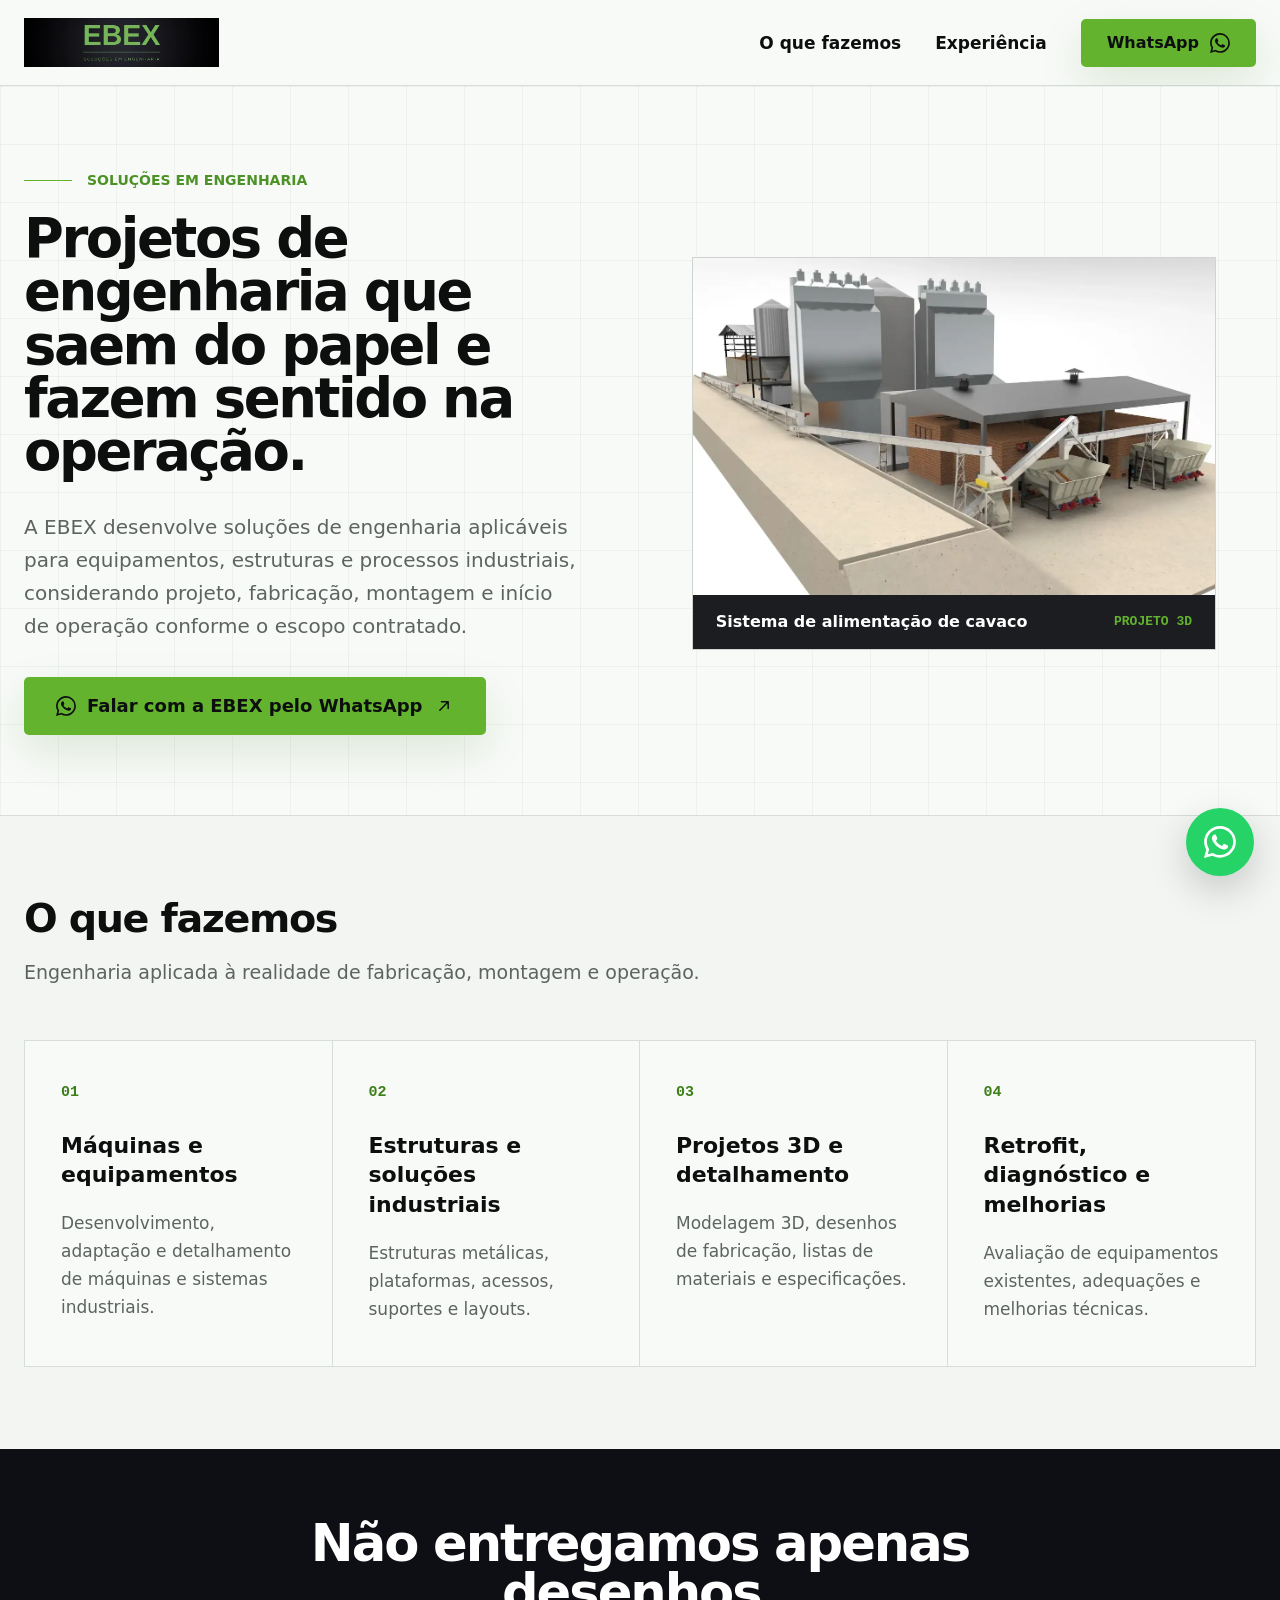
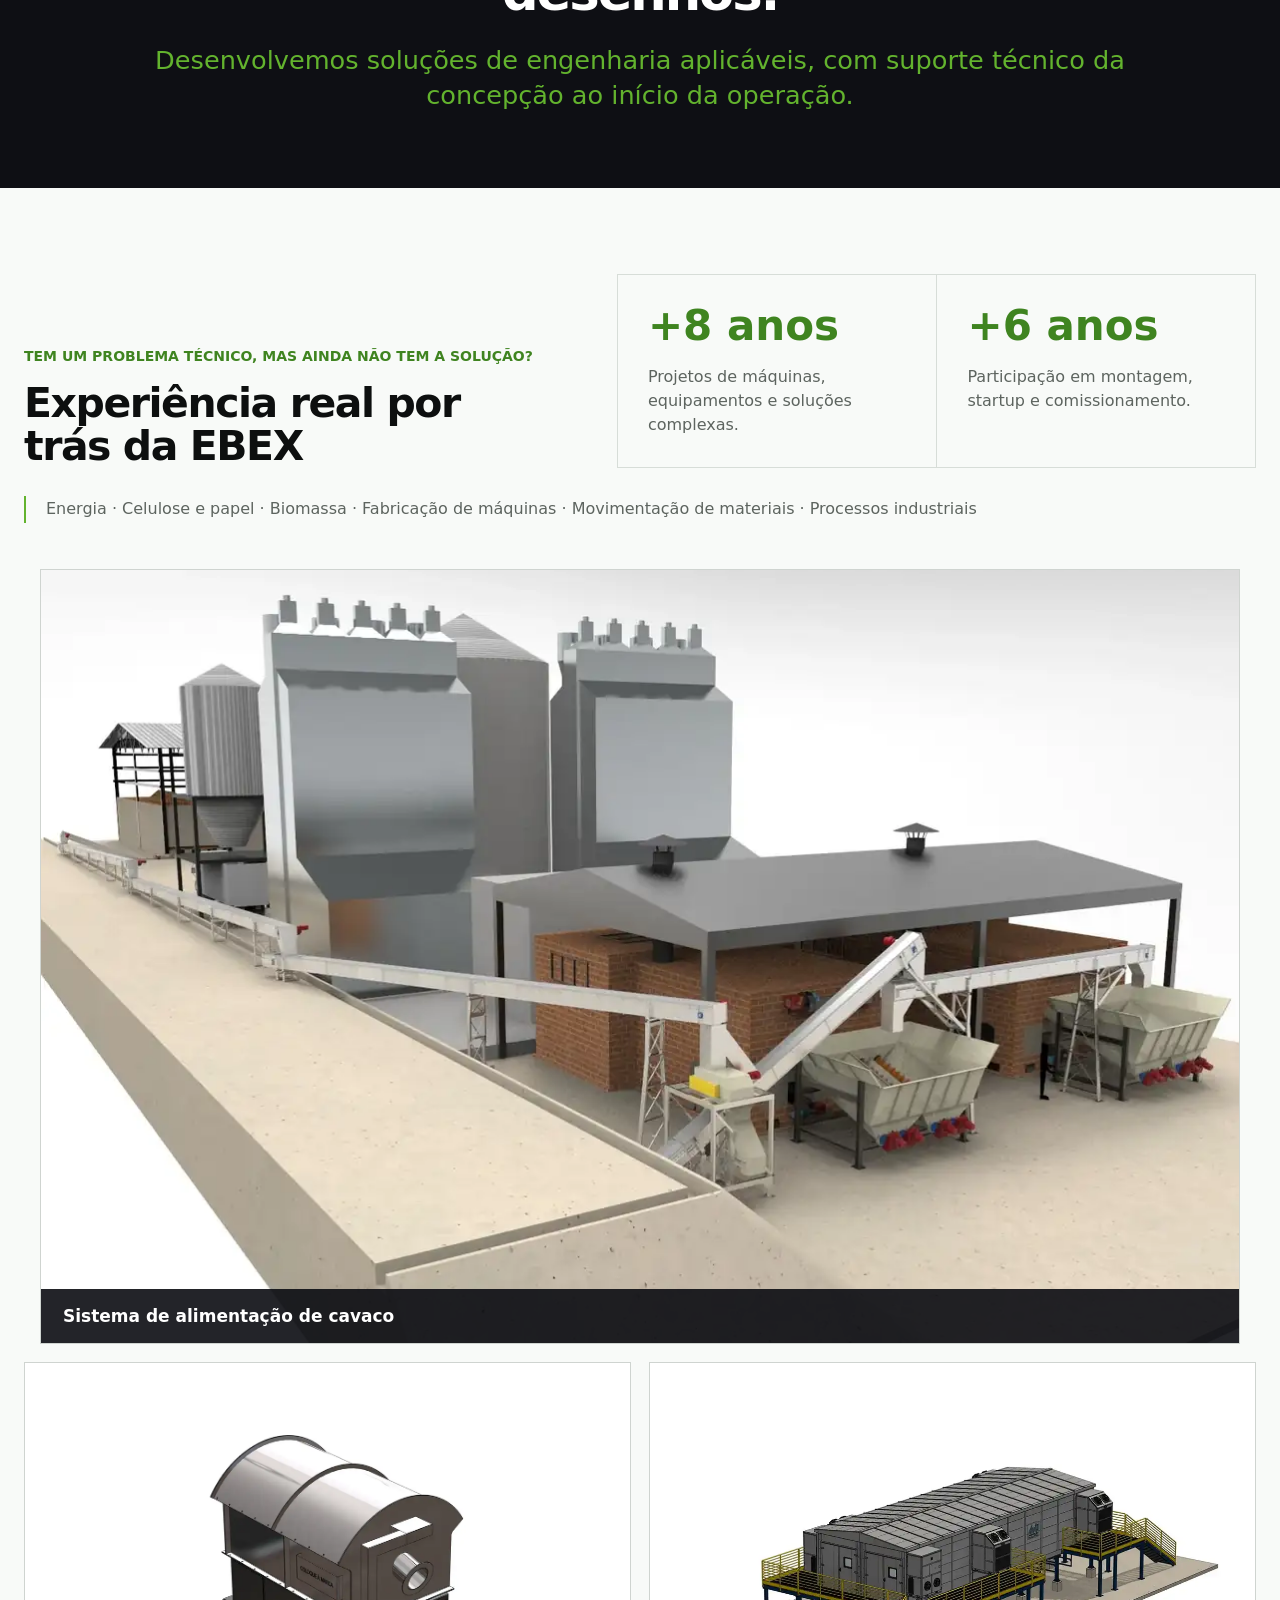
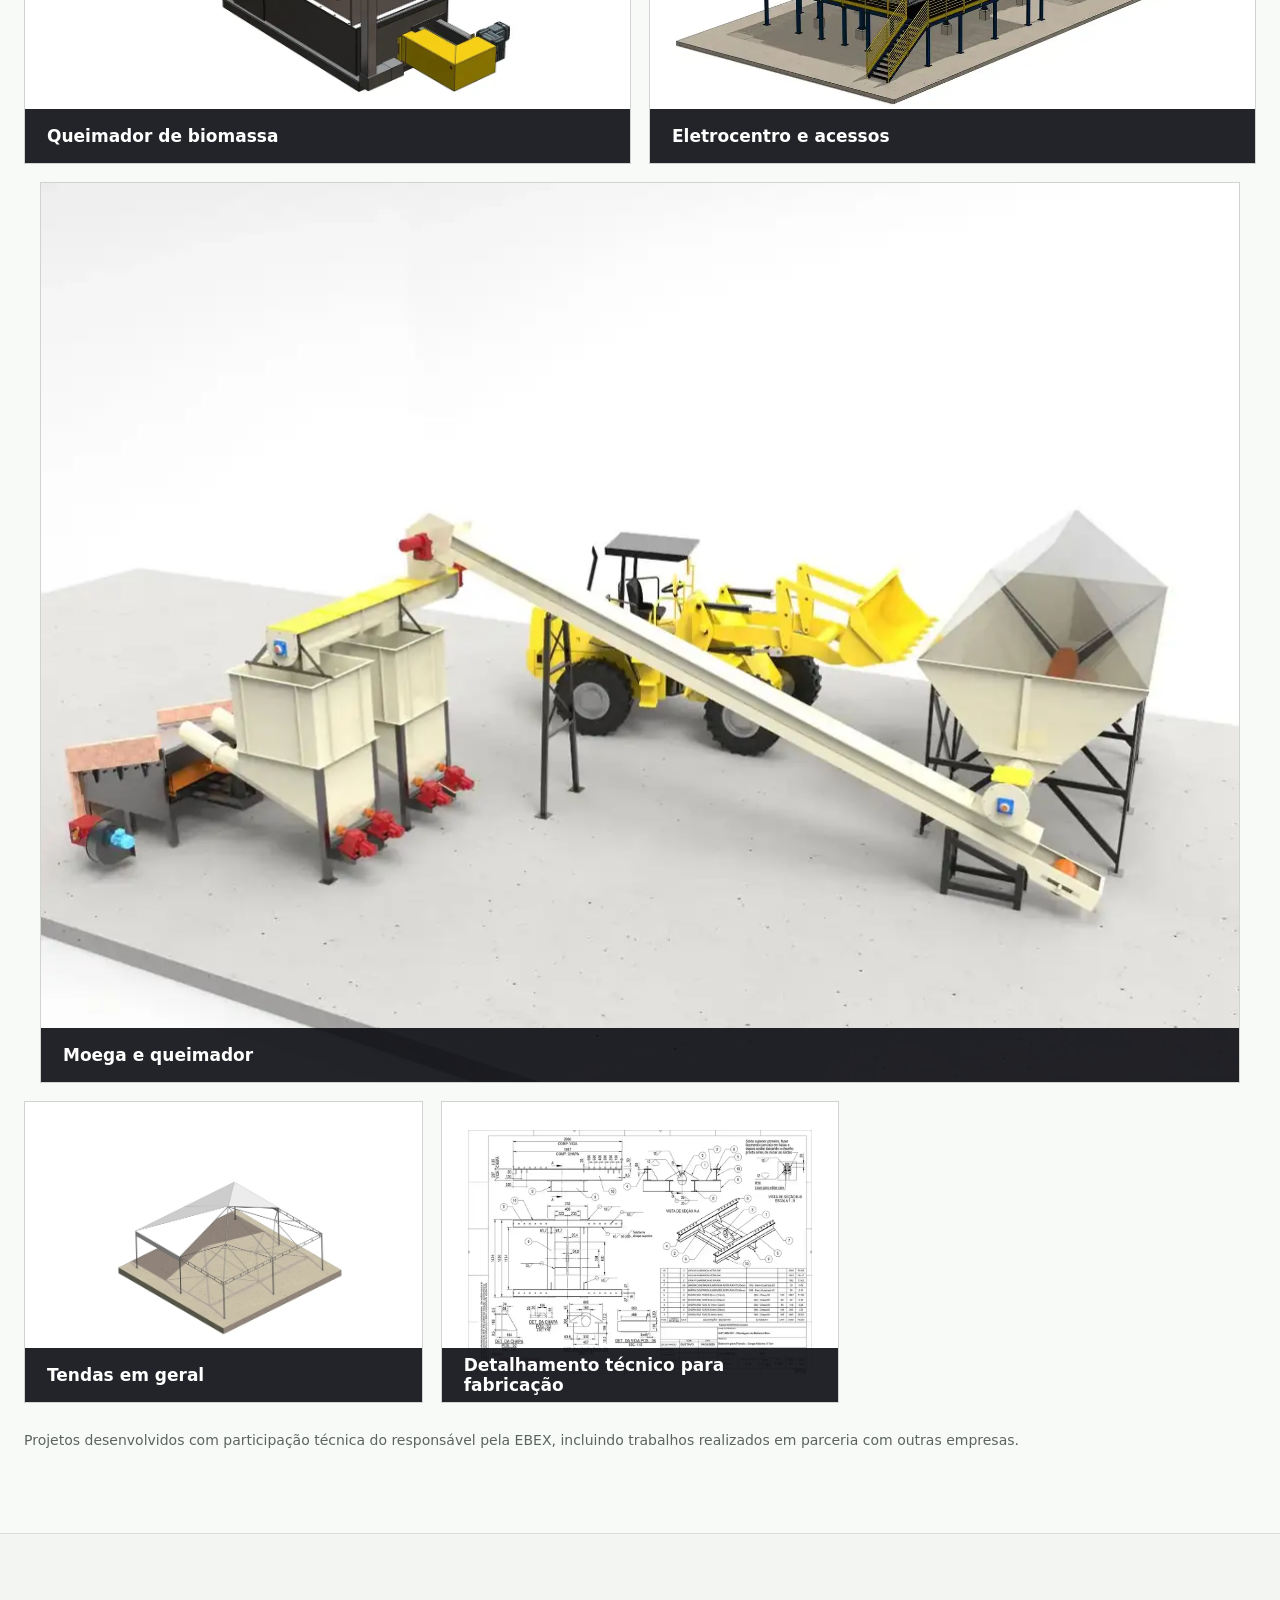
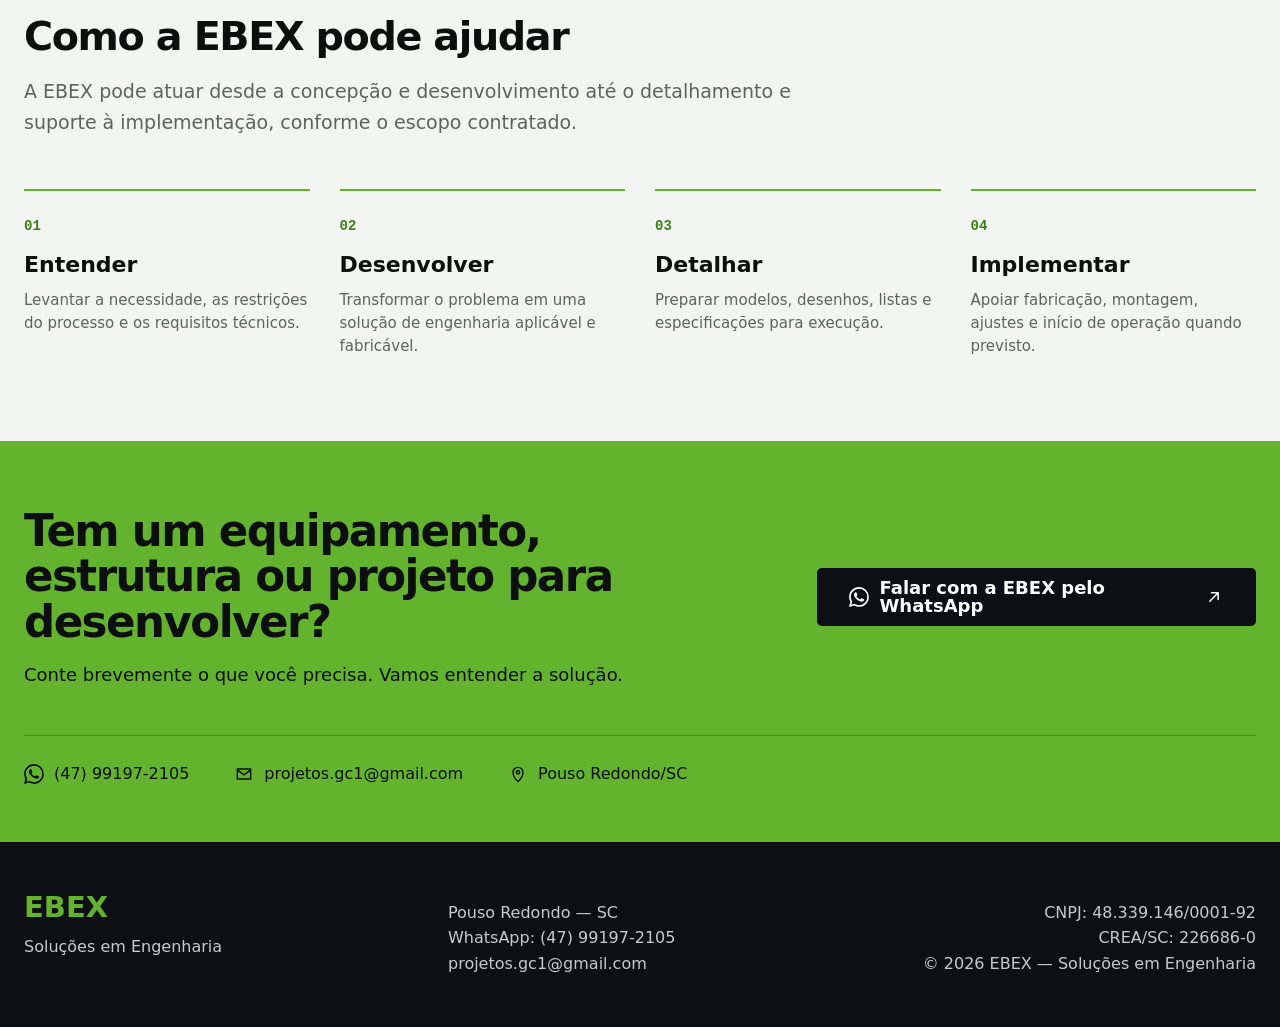
<file: index.html>
<!DOCTYPE html>

<html lang="pt-BR">
<head>
<meta charset="utf-8"/>
<meta content="width=device-width, initial-scale=1" name="viewport"/>
<meta name="color-scheme" content="light"/>
<title>EBEX | Projetos de Máquinas, Equipamentos e Estruturas</title>
<meta content="A EBEX desenvolve soluções de engenharia para máquinas, equipamentos, estruturas metálicas, detalhamento técnico, retrofit e processos industriais." name="description"/>
<meta content="index, follow" name="robots"/>
<meta content="#63b32e" name="theme-color"/>
<meta content="website" property="og:type"/>
<meta content="EBEX | Soluções em Engenharia" property="og:title"/>
<meta content="Projetos de engenharia que saem do papel e fazem sentido na operação." property="og:description"/>
<meta content="https://ebexengenharia.github.io/ebex-site/og-ebex.jpg" property="og:image"/>
<meta content="image/jpeg" property="og:image:type"/>
<meta content="1200" property="og:image:width"/>
<meta content="630" property="og:image:height"/>
<meta content="Logo EBEX - Soluções em Engenharia" property="og:image:alt"/>
<meta content="https://ebexengenharia.github.io/ebex-site/" property="og:url"/>
<link href="https://ebexengenharia.github.io/ebex-site/" rel="canonical"/>
<meta content="pt_BR" property="og:locale"/>
<meta content="summary_large_image" name="twitter:card"/>
<meta content="EBEX | Soluções em Engenharia" name="twitter:title"/>
<meta content="Projetos de engenharia que saem do papel e fazem sentido na operação." name="twitter:description"/>
<meta content="https://ebexengenharia.github.io/ebex-site/og-ebex.jpg" name="twitter:image"/>
<link href="[data-uri]" rel="icon" type="image/svg+xml"/>
<style>
:root {
  --green: #63b32e;
  --green-strong: #54a91f;
  --green-dark: #3c7f18;
  --ink: #0d0f0f;
  --dark: #0e0f14;
  --paper: #f8faf8;
  --paper-2: #f2f5f2;
  --muted: #5d645f;
  --line: #d7ddd8;
  --max: 1530px;
  --shadow: 0 16px 44px rgba(55, 122, 22, .14);
}

* { box-sizing: border-box; }
html { scroll-behavior: smooth; }
body {
  margin: 0;
  color: var(--ink);
  background: var(--paper);
  font-family: Inter, ui-sans-serif, system-ui, -apple-system, BlinkMacSystemFont, "Segoe UI", Arial, sans-serif;
  -webkit-font-smoothing: antialiased;
  text-rendering: optimizeLegibility;
}
img { display:block; max-width:100%; }
a { color: inherit; text-decoration: none; }
button, a { -webkit-tap-highlight-color: transparent; }
.container { width: min(calc(100% - 48px), var(--max)); margin-inline: auto; }

.site-header {
  height: 86px;
  display:flex;
  align-items:center;
  border-bottom:1px solid var(--line);
  background:rgba(248,250,248,.96);
}
.header-inner { display:flex; align-items:center; justify-content:space-between; gap:36px; }
.brand { width:195px; flex:0 0 auto; }
.brand img { width:195px; height:auto; }
.header-actions { display:flex; align-items:center; gap:34px; }
.nav { display:flex; align-items:center; gap:34px; font-size:17px; font-weight:600; }
.nav a { transition:color .18s ease; }
.nav a:hover { color:var(--green-dark); }
a:focus-visible { outline:3px solid var(--green-dark); outline-offset:4px; }

.btn {
  min-height:48px;
  display:inline-flex;
  align-items:center;
  justify-content:center;
  gap:11px;
  padding:0 25px;
  border:1px solid transparent;
  border-radius:5px;
  font-size:16px;
  font-weight:650;
  line-height:1;
  transition:transform .18s ease, box-shadow .18s ease, background .18s ease;
}
.btn:hover { transform:translateY(-1px); }
.btn-green { background:var(--green); box-shadow:var(--shadow); }
.btn-green:hover { background:var(--green-strong); }
.btn-dark { background:var(--dark); color:#fff; }
.btn-dark:hover { background:#17191f; }
.btn-lg { min-height:58px; padding-inline:31px; font-size:18px; }
.icon { width:20px; height:20px; flex:0 0 auto; }

.hero {
  position:relative;
  overflow:hidden;
  padding:86px 0 80px;
  border-bottom:1px solid var(--line);
  background-color:#f8faf8;
  background-image:
    linear-gradient(to right, rgba(18,45,21,.045) 1px, transparent 1px),
    linear-gradient(to bottom, rgba(18,45,21,.045) 1px, transparent 1px);
  background-size:58px 58px;
}
.hero-grid { display:grid; grid-template-columns:minmax(0,.96fr) minmax(500px,1.04fr); gap:70px; align-items:center; }
.eyebrow { display:flex; align-items:center; gap:15px; margin:0 0 24px; color:#4d9226; font-size:14px; font-weight:800; text-transform:uppercase; }
.eyebrow::before { content:""; width:48px; height:1px; background:var(--green); }
.hero h1 { margin:0; max-width:720px; font-size:clamp(48px,4.25vw,70px); line-height:.98; letter-spacing:-.045em; }
.hero-copy { max-width:720px; margin:32px 0 34px; color:var(--muted); font-size:20px; line-height:1.65; }
.hero-media { border:1px solid #cfd4d0; background:#fff; }
.hero-media img { display:block; width:100%; height:auto; aspect-ratio:auto; object-fit:contain; object-position:center; }
.media-caption { display:flex; justify-content:space-between; align-items:center; gap:20px; min-height:54px; padding:0 23px; background:rgba(14,15,20,.94); color:#fff; font-weight:700; }
.media-caption span:last-child { color:var(--green); font-size:13px; font-family:ui-monospace, SFMono-Regular, Menlo, monospace; text-transform:uppercase; }

.section { padding:82px 0; }
.section-head { margin-bottom:52px; }
.section-head h2 { margin:0 0 18px; font-size:clamp(38px,3.1vw,54px); letter-spacing:-.035em; line-height:1.05; }
.section-head p { margin:0; color:var(--muted); font-size:19px; line-height:1.6; }

.services { background:var(--paper-2); }
.service-grid { display:grid; grid-template-columns:repeat(4,1fr); border:1px solid var(--line); background:var(--paper); }
.service-card { min-height:300px; padding:43px 36px; border-right:1px solid var(--line); }
.service-card:last-child { border-right:0; }
.service-n { display:block; margin-bottom:30px; color:var(--green-dark); font:600 15px ui-monospace, SFMono-Regular, Menlo, monospace; }
.service-card h3 { margin:0 0 19px; font-size:22px; line-height:1.35; }
.service-card p { margin:0; color:var(--muted); font-size:17px; line-height:1.65; }

.statement { padding:70px 0 76px; background:var(--dark); text-align:center; color:#fff; }
.statement h2 { max-width:800px; margin:0 auto 26px; font-size:clamp(44px,4vw,66px); line-height:.96; letter-spacing:-.04em; }
.statement p { max-width:1100px; margin:0 auto; color:var(--green); font-size:clamp(22px,2vw,31px); line-height:1.35; }

.experience { padding-top:86px; }
.experience-top { display:grid; grid-template-columns:.9fr 1.1fr; gap:70px; align-items:end; margin-bottom:28px; }
.small-label { margin:0 0 18px; color:#3f8420; font-size:14px; font-weight:800; text-transform:uppercase; }
.experience h2 { max-width:620px; margin:0; font-size:clamp(40px,3.2vw,58px); line-height:1.05; letter-spacing:-.035em; }
.metrics { display:grid; grid-template-columns:1fr 1fr; border:1px solid var(--line); }
.metric { min-height:172px; padding:30px; }
.metric + .metric { border-left:1px solid var(--line); }
.metric strong { display:block; color:#3f8420; font-size:42px; line-height:1; margin-bottom:18px; }
.metric span { color:var(--muted); font-size:16px; line-height:1.5; }
.sectors { margin:28px 0 46px; padding-left:20px; border-left:2px solid var(--green); color:var(--muted); font-size:16px; line-height:1.65; }

.project-grid { display:grid; grid-template-columns:repeat(6,1fr); gap:18px; }
.project-card { position:relative; overflow:hidden; border:1px solid #cfd4d0; background:#fff; grid-column:span 3; }
.project-card.wide { grid-column:span 6; width:min(100%, 1200px); justify-self:center; }
.project-card.third { grid-column:span 2; }
.project-card img { width:100%; height:400px; object-fit:cover; transition:transform .45s ease; }
.project-card.wide img { height:auto; object-fit:contain; }
.project-card.third img { height:300px; }
.project-card:hover img { transform:scale(1.015); }
.project-title { position:absolute; left:0; right:0; bottom:0; min-height:54px; display:flex; align-items:center; padding:0 22px; background:rgba(14,15,20,.91); color:#fff; font-size:17px; font-weight:700; }
.project-card.contain img { object-fit:contain; padding:26px; background:#fff; }
.project-note { margin:27px 0 0; color:var(--muted); font-size:14px; line-height:1.55; }

.process { border-top:1px solid var(--line); background:var(--paper-2); }
.process-intro { max-width:830px; }
.process-grid { display:grid; grid-template-columns:repeat(4,1fr); gap:30px; margin-top:48px; }
.process-step { padding-top:27px; border-top:2px solid var(--green); }
.process-step span { display:block; margin-bottom:18px; color:var(--green-dark); font:700 14px ui-monospace, SFMono-Regular, Menlo, monospace; }
.process-step h3 { margin:0 0 12px; font-size:22px; }
.process-step p { margin:0; color:var(--muted); font-size:15px; line-height:1.55; }

.cta { background:var(--green); padding:68px 0 58px; }
.cta-top { display:grid; grid-template-columns:1.25fr .75fr; gap:60px; align-items:center; }
.cta h2 { max-width:780px; margin:0 0 18px; font-size:clamp(40px,3.4vw,60px); line-height:1.05; letter-spacing:-.035em; }
.cta p { margin:0; font-size:18px; }
.cta-action { justify-self:end; }
.contact-strip { display:flex; flex-wrap:wrap; gap:28px 45px; margin-top:50px; padding-top:28px; border-top:1px solid rgba(12,13,15,.22); }
.contact-link { display:inline-flex; align-items:center; gap:10px; font-size:16px; }
.contact-link:hover { text-decoration:underline; text-underline-offset:4px; }

.footer { background:var(--dark); color:#fff; padding:48px 0 50px; }
.footer-grid { display:grid; grid-template-columns:1fr 1fr 1fr; gap:40px; align-items:start; }
.footer-brand { color:var(--green); font-size:29px; font-weight:800; }
.footer p { margin:10px 0 0; color:#c6cbc8; line-height:1.6; }
.footer-right { text-align:right; }
.footer a:hover { color:#fff; }

.floating-wa {
  position:fixed;
  right:26px;
  bottom:24px;
  z-index:50;
  width:68px;
  height:68px;
  display:flex;
  align-items:center;
  justify-content:center;
  border-radius:50%;
  background:#25d366;
  color:#fff;
  box-shadow:0 14px 38px rgba(0,0,0,.18);
  transition:transform .18s ease, background .18s ease;
}
.floating-wa:hover { transform:translateY(-3px) scale(1.02); background:#20bd5a; }
.floating-wa svg { width:32px; height:32px; display:block; }

@media (max-width: 1150px) {
  .hero-grid { grid-template-columns:1fr; gap:48px; }
  .hero-copy { max-width:820px; }
  .hero-media { max-width:900px; }
  .service-grid { grid-template-columns:1fr 1fr; }
  .service-card { border-bottom:1px solid var(--line); }
  .service-card:nth-child(2) { border-right:0; }
  .service-card:nth-child(3), .service-card:nth-child(4) { border-bottom:0; }
  .experience-top { grid-template-columns:1fr; }
  .metrics { max-width:800px; }
}

@media (max-width: 820px) {
  .container { width:min(calc(100% - 30px), var(--max)); }
  .site-header { height:74px; }
  .brand, .brand img { width:155px; }
  .nav { display:none; }
  .header-actions { gap:14px; }
  .header-actions .btn { min-height:43px; padding:0 16px; font-size:14px; }
  .hero { padding:58px 0 56px; background-size:42px 42px; }
  .hero h1 { font-size:clamp(42px,12vw,60px); }
  .hero-copy { margin-top:24px; font-size:18px; }
  .btn-lg { width:100%; }
  .section { padding:62px 0; }
  .service-grid { grid-template-columns:1fr; }
  .service-card { min-height:auto; border-right:0; border-bottom:1px solid var(--line) !important; }
  .service-card:last-child { border-bottom:0 !important; }
  .statement { padding:58px 0 62px; }
  .experience-top { gap:36px; }
  .metrics { grid-template-columns:1fr; }
  .metric + .metric { border-left:0; border-top:1px solid var(--line); }
  .project-grid { grid-template-columns:1fr; gap:14px; }
  .project-card, .project-card.wide, .project-card.third { grid-column:auto; }
  .hero-media img { height:auto; object-fit:contain; }
  .project-card img, .project-card.wide img, .project-card.third img { height:min(68vw, 360px); max-height:none; aspect-ratio:auto; object-fit:cover; }
  .project-card.contain img { height:min(68vw, 340px); max-height:none; object-fit:contain; padding:18px; }
  .process-grid { grid-template-columns:1fr 1fr; }
  .cta-top { grid-template-columns:1fr; gap:34px; }
  .cta-action { justify-self:stretch; }
  .cta-action .btn { width:100%; }
  .contact-strip { gap:18px 28px; }
  .footer-grid { grid-template-columns:1fr; gap:26px; }
  .footer-right { text-align:left; }
  .floating-wa { right:18px; bottom:18px; width:56px; height:56px; }
  .floating-wa svg { width:27px; height:27px; }
}

@media (max-width: 520px) {
  .hero { padding:42px 0 48px; }
  .hero-grid { gap:34px; }
  .hero h1 { font-size:clamp(36px, 10.5vw, 52px); line-height:1.06; }
  .hero-copy { line-height:1.5; margin-bottom:24px; }
  .statement h2 { font-size:clamp(36px, 10vw, 48px); line-height:1.08; }
  .floating-wa { right:14px; bottom:calc(14px + env(safe-area-inset-bottom)); }
  .header-actions .btn span { display:none; }
  .header-actions .btn { width:44px; padding:0; }
  .header-actions .btn .icon { width:22px; height:22px; }
  .media-caption { padding-inline:15px; font-size:13px; }
  .media-caption span:last-child { display:none; }
  .section-head { margin-bottom:36px; }
  .process-grid { grid-template-columns:1fr; }
  .contact-strip { flex-direction:column; gap:15px; }
}

@media (prefers-reduced-motion: reduce) {
  html { scroll-behavior:auto; }
  *, *::before, *::after { transition:none !important; animation:none !important; }
}

</style>
</head>
<body>
<header class="site-header">
<div class="container header-inner">
<a aria-label="EBEX - início" class="brand" href="#inicio">
<img alt="EBEX - Soluções em Engenharia" height="190" src="assets/logo-ebex.webp" width="760"/>
</a>
<div class="header-actions">
<nav aria-label="Navegação principal" class="nav">
<a href="#servicos">O que fazemos</a>
<a href="#experiencia">Experiência</a>
</nav>
<a aria-label="Falar com a EBEX pelo WhatsApp" class="btn btn-green" href="https://wa.me/5547991972105?text=Ol%C3%A1%2C%20vim%20pelo%20site%20da%20EBEX%20e%20gostaria%20de%20conversar%20sobre%20um%20projeto." rel="noopener" target="_blank">
<span>WhatsApp</span>
<svg aria-hidden="true" class="icon" fill="currentColor" viewBox="0 0 16 16"><path d="M13.601 2.326A7.85 7.85 0 0 0 7.994 0C3.627 0 .068 3.558.064 7.926c0 1.399.366 2.76 1.057 3.965L0 16l4.204-1.102a7.93 7.93 0 0 0 3.79.965h.004c4.368 0 7.926-3.558 7.93-7.93a7.9 7.9 0 0 0-2.327-5.607M7.994 14.521a6.6 6.6 0 0 1-3.356-.92l-.24-.144-2.494.654.666-2.433-.156-.25a6.56 6.56 0 0 1-1.007-3.505c0-3.633 2.957-6.59 6.594-6.59a6.55 6.55 0 0 1 4.66 1.931 6.56 6.56 0 0 1 1.928 4.66c-.004 3.639-2.961 6.597-6.595 6.597m3.615-4.934c-.197-.099-1.17-.578-1.353-.646-.182-.066-.315-.099-.445.099-.132.197-.511.646-.627.778-.116.132-.231.148-.429.05-.197-.1-.836-.308-1.591-.981-.588-.525-.985-1.173-1.1-1.371-.116-.198-.012-.305.087-.403.09-.09.198-.231.297-.347.1-.116.132-.198.198-.33.066-.132.033-.248-.017-.347-.05-.099-.445-1.073-.61-1.47-.16-.389-.323-.336-.445-.342l-.379-.007a.73.73 0 0 0-.528.248c-.182.198-.693.677-.693 1.654s.71 1.916.81 2.049c.099.132 1.397 2.132 3.383 2.992.473.203.842.324 1.13.415.475.151.907.13 1.248.079.38-.057 1.17-.479 1.336-.942.165-.462.165-.858.116-.942-.05-.083-.182-.132-.38-.23"></path></svg>
</a>
</div>
</div>
</header>
<main>
<section class="hero" id="inicio">
<div class="container hero-grid">
<div>
<p class="eyebrow">Soluções em engenharia</p>
<h1>Projetos de engenharia que saem do papel e fazem sentido na operação.</h1>
<p class="hero-copy">A EBEX desenvolve soluções de engenharia aplicáveis para equipamentos, estruturas e processos industriais, considerando projeto, fabricação, montagem e início de operação conforme o escopo contratado.</p>
<a class="btn btn-green btn-lg" href="https://wa.me/5547991972105?text=Ol%C3%A1%2C%20vim%20pelo%20site%20da%20EBEX%20e%20gostaria%20de%20conversar%20sobre%20um%20projeto." rel="noopener" target="_blank">
<svg aria-hidden="true" class="icon" fill="currentColor" viewBox="0 0 16 16"><path d="M13.601 2.326A7.85 7.85 0 0 0 7.994 0C3.627 0 .068 3.558.064 7.926c0 1.399.366 2.76 1.057 3.965L0 16l4.204-1.102a7.93 7.93 0 0 0 3.79.965h.004c4.368 0 7.926-3.558 7.93-7.93a7.9 7.9 0 0 0-2.327-5.607M7.994 14.521a6.6 6.6 0 0 1-3.356-.92l-.24-.144-2.494.654.666-2.433-.156-.25a6.56 6.56 0 0 1-1.007-3.505c0-3.633 2.957-6.59 6.594-6.59a6.55 6.55 0 0 1 4.66 1.931 6.56 6.56 0 0 1 1.928 4.66c-.004 3.639-2.961 6.597-6.595 6.597m3.615-4.934c-.197-.099-1.17-.578-1.353-.646-.182-.066-.315-.099-.445.099-.132.197-.511.646-.627.778-.116.132-.231.148-.429.05-.197-.1-.836-.308-1.591-.981-.588-.525-.985-1.173-1.1-1.371-.116-.198-.012-.305.087-.403.09-.09.198-.231.297-.347.1-.116.132-.198.198-.33.066-.132.033-.248-.017-.347-.05-.099-.445-1.073-.61-1.47-.16-.389-.323-.336-.445-.342l-.379-.007a.73.73 0 0 0-.528.248c-.182.198-.693.677-.693 1.654s.71 1.916.81 2.049c.099.132 1.397 2.132 3.383 2.992.473.203.842.324 1.13.415.475.151.907.13 1.248.079.38-.057 1.17-.479 1.336-.942.165-.462.165-.858.116-.942-.05-.083-.182-.132-.38-.23"></path></svg>
            Falar com a EBEX pelo WhatsApp
            <svg aria-hidden="true" class="icon" fill="none" viewbox="0 0 24 24"><path d="M7 17 17 7M9 7h8v8" stroke="currentColor" stroke-linecap="round" stroke-linejoin="round" stroke-width="1.8"></path></svg>
</a>
</div>
<figure class="hero-media">
<img alt="Projeto 3D de sistema industrial de alimentação de cavaco" fetchpriority="high" height="1420" src="assets/hero-projeto.webp" width="2200"/>
<figcaption class="media-caption"><span>Sistema de alimentação de cavaco</span><span>Projeto 3D</span></figcaption>
</figure>
</div>
</section>
<section class="section services" id="servicos">
<div class="container">
<header class="section-head">
<h2>O que fazemos</h2>
<p>Engenharia aplicada à realidade de fabricação, montagem e operação.</p>
</header>
<div class="service-grid">
<article class="service-card"><span class="service-n">01</span><h3>Máquinas e equipamentos</h3><p>Desenvolvimento, adaptação e detalhamento de máquinas e sistemas industriais.</p></article>
<article class="service-card"><span class="service-n">02</span><h3>Estruturas e soluções industriais</h3><p>Estruturas metálicas, plataformas, acessos, suportes e layouts.</p></article>
<article class="service-card"><span class="service-n">03</span><h3>Projetos 3D e detalhamento</h3><p>Modelagem 3D, desenhos de fabricação, listas de materiais e especificações.</p></article>
<article class="service-card"><span class="service-n">04</span><h3>Retrofit, diagnóstico e melhorias</h3><p>Avaliação de equipamentos existentes, adequações e melhorias técnicas.</p></article>
</div>
</div>
</section>
<section aria-label="Posicionamento EBEX" class="statement">
<div class="container">
<h2>Não entregamos apenas desenhos.</h2>
<p>Desenvolvemos soluções de engenharia aplicáveis, com suporte técnico da concepção ao início da operação.</p>
</div>
</section>
<section class="section experience" id="experiencia">
<div class="container">
<div class="experience-top">
<div>
<p class="small-label">Tem um problema técnico, mas ainda não tem a solução?</p>
<h2>Experiência real por trás da EBEX</h2>
</div>
<div aria-label="Experiência profissional" class="metrics">
<div class="metric"><strong>+8 anos</strong><span>Projetos de máquinas, equipamentos e soluções complexas.</span></div>
<div class="metric"><strong>+6 anos</strong><span>Participação em montagem, startup e comissionamento.</span></div>
</div>
</div>
<p class="sectors">Energia · Celulose e papel · Biomassa · Fabricação de máquinas · Movimentação de materiais · Processos industriais</p>
<div aria-label="Projetos e experiência" class="project-grid">
<article class="project-card wide">
<img alt="Sistema de alimentação de cavaco em ambiente industrial" height="1420" loading="lazy" decoding="async" src="assets/alimentacao-cavaco.webp" width="2200"/>
<div class="project-title">Sistema de alimentação de cavaco</div>
</article>
<article class="project-card contain">
<img alt="Projeto 3D de queimador de biomassa" height="1064" loading="lazy" decoding="async" src="assets/queimador-biomassa.webp" width="1800"/>
<div class="project-title">Queimador de biomassa</div>
</article>
<article class="project-card contain">
<img alt="Projeto 3D de eletrocentro e acessos metálicos" height="1182" loading="lazy" decoding="async" src="assets/eletrocentro.webp" width="2000"/>
<div class="project-title">Eletrocentro e acessos</div>
</article>
<article class="project-card wide">
<img alt="Projeto industrial de moega e queimador" height="960" loading="lazy" decoding="async" src="assets/moega-queimador.webp" width="1280"/>
<div class="project-title">Moega e queimador</div>
</article>
<article class="project-card third contain">
<img alt="Projeto 3D de tenda tubular piramidal" height="1485" loading="lazy" decoding="async" src="assets/tenda-piramidal.webp" width="1600"/>
<div class="project-title">Tendas em geral</div>
</article>
<article class="project-card third contain">
<img alt="Desenho técnico para fabricação" height="1273" loading="lazy" decoding="async" src="assets/desenho-tecnico.webp" width="1800"/>
<div class="project-title">Detalhamento técnico para fabricação</div>
</article>
</div>
<p class="project-note">Projetos desenvolvidos com participação técnica do responsável pela EBEX, incluindo trabalhos realizados em parceria com outras empresas.</p>
</div>
</section>
<section class="section process" id="processo">
<div class="container">
<header class="section-head process-intro">
<h2>Como a EBEX pode ajudar</h2>
<p>A EBEX pode atuar desde a concepção e desenvolvimento até o detalhamento e suporte à implementação, conforme o escopo contratado.</p>
</header>
<div class="process-grid">
<article class="process-step"><span>01</span><h3>Entender</h3><p>Levantar a necessidade, as restrições do processo e os requisitos técnicos.</p></article>
<article class="process-step"><span>02</span><h3>Desenvolver</h3><p>Transformar o problema em uma solução de engenharia aplicável e fabricável.</p></article>
<article class="process-step"><span>03</span><h3>Detalhar</h3><p>Preparar modelos, desenhos, listas e especificações para execução.</p></article>
<article class="process-step"><span>04</span><h3>Implementar</h3><p>Apoiar fabricação, montagem, ajustes e início de operação quando previsto.</p></article>
</div>
</div>
</section>
<section class="cta" id="contato">
<div class="container">
<div class="cta-top">
<div>
<h2>Tem um equipamento, estrutura ou projeto para desenvolver?</h2>
<p>Conte brevemente o que você precisa. Vamos entender a solução.</p>
</div>
<div class="cta-action">
<a class="btn btn-dark btn-lg" href="https://wa.me/5547991972105?text=Ol%C3%A1%2C%20vim%20pelo%20site%20da%20EBEX%20e%20gostaria%20de%20conversar%20sobre%20um%20projeto." rel="noopener" target="_blank">
<svg aria-hidden="true" class="icon" fill="currentColor" viewBox="0 0 16 16"><path d="M13.601 2.326A7.85 7.85 0 0 0 7.994 0C3.627 0 .068 3.558.064 7.926c0 1.399.366 2.76 1.057 3.965L0 16l4.204-1.102a7.93 7.93 0 0 0 3.79.965h.004c4.368 0 7.926-3.558 7.93-7.93a7.9 7.9 0 0 0-2.327-5.607M7.994 14.521a6.6 6.6 0 0 1-3.356-.92l-.24-.144-2.494.654.666-2.433-.156-.25a6.56 6.56 0 0 1-1.007-3.505c0-3.633 2.957-6.59 6.594-6.59a6.55 6.55 0 0 1 4.66 1.931 6.56 6.56 0 0 1 1.928 4.66c-.004 3.639-2.961 6.597-6.595 6.597m3.615-4.934c-.197-.099-1.17-.578-1.353-.646-.182-.066-.315-.099-.445.099-.132.197-.511.646-.627.778-.116.132-.231.148-.429.05-.197-.1-.836-.308-1.591-.981-.588-.525-.985-1.173-1.1-1.371-.116-.198-.012-.305.087-.403.09-.09.198-.231.297-.347.1-.116.132-.198.198-.33.066-.132.033-.248-.017-.347-.05-.099-.445-1.073-.61-1.47-.16-.389-.323-.336-.445-.342l-.379-.007a.73.73 0 0 0-.528.248c-.182.198-.693.677-.693 1.654s.71 1.916.81 2.049c.099.132 1.397 2.132 3.383 2.992.473.203.842.324 1.13.415.475.151.907.13 1.248.079.38-.057 1.17-.479 1.336-.942.165-.462.165-.858.116-.942-.05-.083-.182-.132-.38-.23"></path></svg>
              Falar com a EBEX pelo WhatsApp
              <svg aria-hidden="true" class="icon" fill="none" viewbox="0 0 24 24"><path d="M7 17 17 7M9 7h8v8" stroke="currentColor" stroke-linecap="round" stroke-linejoin="round" stroke-width="1.8"></path></svg>
</a>
</div>
</div>
<div class="contact-strip">
<a aria-label="WhatsApp da EBEX" class="contact-link" href="https://wa.me/5547991972105" rel="noopener" target="_blank">
<svg aria-hidden="true" class="icon" fill="currentColor" viewBox="0 0 16 16"><path d="M13.601 2.326A7.85 7.85 0 0 0 7.994 0C3.627 0 .068 3.558.064 7.926c0 1.399.366 2.76 1.057 3.965L0 16l4.204-1.102a7.93 7.93 0 0 0 3.79.965h.004c4.368 0 7.926-3.558 7.93-7.93a7.9 7.9 0 0 0-2.327-5.607M7.994 14.521a6.6 6.6 0 0 1-3.356-.92l-.24-.144-2.494.654.666-2.433-.156-.25a6.56 6.56 0 0 1-1.007-3.505c0-3.633 2.957-6.59 6.594-6.59a6.55 6.55 0 0 1 4.66 1.931 6.56 6.56 0 0 1 1.928 4.66c-.004 3.639-2.961 6.597-6.595 6.597m3.615-4.934c-.197-.099-1.17-.578-1.353-.646-.182-.066-.315-.099-.445.099-.132.197-.511.646-.627.778-.116.132-.231.148-.429.05-.197-.1-.836-.308-1.591-.981-.588-.525-.985-1.173-1.1-1.371-.116-.198-.012-.305.087-.403.09-.09.198-.231.297-.347.1-.116.132-.198.198-.33.066-.132.033-.248-.017-.347-.05-.099-.445-1.073-.61-1.47-.16-.389-.323-.336-.445-.342l-.379-.007a.73.73 0 0 0-.528.248c-.182.198-.693.677-.693 1.654s.71 1.916.81 2.049c.099.132 1.397 2.132 3.383 2.992.473.203.842.324 1.13.415.475.151.907.13 1.248.079.38-.057 1.17-.479 1.336-.942.165-.462.165-.858.116-.942-.05-.083-.182-.132-.38-.23"></path></svg>
            (47) 99197-2105
          </a>
<a class="contact-link" href="mailto:projetos.gc1@gmail.com">
<svg aria-hidden="true" class="icon" fill="none" viewbox="0 0 24 24"><path d="M4 6h16v12H4zM4 7l8 6 8-6" stroke="currentColor" stroke-linejoin="round" stroke-width="1.7"></path></svg>
            projetos.gc1@gmail.com
          </a>
<span class="contact-link">
<svg aria-hidden="true" class="icon" fill="none" viewbox="0 0 24 24"><path d="M12 21s6-5.1 6-11a6 6 0 1 0-12 0c0 5.9 6 11 6 11Z" stroke="currentColor" stroke-width="1.7"></path><circle cx="12" cy="10" r="2" stroke="currentColor" stroke-width="1.7"></circle></svg>
            Pouso Redondo/SC
          </span>
</div>
</div>
</section>
</main>
<footer class="footer">
<div class="container footer-grid">
<div><div class="footer-brand">EBEX</div><p>Soluções em Engenharia</p></div>
<div><p>Pouso Redondo — SC<br/><a href="https://wa.me/5547991972105" rel="noopener" target="_blank">WhatsApp: (47) 99197-2105</a><br/><a href="mailto:projetos.gc1@gmail.com">projetos.gc1@gmail.com</a></p></div>
<div class="footer-right"><p>CNPJ: 48.339.146/0001-92<br/>CREA/SC: 226686-0<br/>© <span data-year="">2026</span> EBEX — Soluções em Engenharia</p></div>
</div>
</footer>
<a aria-label="Falar com a EBEX pelo WhatsApp" class="floating-wa" href="https://wa.me/5547991972105?text=Ol%C3%A1%2C%20vim%20pelo%20site%20da%20EBEX%20e%20gostaria%20de%20conversar%20sobre%20um%20projeto." rel="noopener" target="_blank" title="Falar com a EBEX pelo WhatsApp">
<svg aria-hidden="true" fill="currentColor" viewBox="0 0 16 16"><path d="M13.601 2.326A7.85 7.85 0 0 0 7.994 0C3.627 0 .068 3.558.064 7.926c0 1.399.366 2.76 1.057 3.965L0 16l4.204-1.102a7.93 7.93 0 0 0 3.79.965h.004c4.368 0 7.926-3.558 7.93-7.93a7.9 7.9 0 0 0-2.327-5.607M7.994 14.521a6.6 6.6 0 0 1-3.356-.92l-.24-.144-2.494.654.666-2.433-.156-.25a6.56 6.56 0 0 1-1.007-3.505c0-3.633 2.957-6.59 6.594-6.59a6.55 6.55 0 0 1 4.66 1.931 6.56 6.56 0 0 1 1.928 4.66c-.004 3.639-2.961 6.597-6.595 6.597m3.615-4.934c-.197-.099-1.17-.578-1.353-.646-.182-.066-.315-.099-.445.099-.132.197-.511.646-.627.778-.116.132-.231.148-.429.05-.197-.1-.836-.308-1.591-.981-.588-.525-.985-1.173-1.1-1.371-.116-.198-.012-.305.087-.403.09-.09.198-.231.297-.347.1-.116.132-.198.198-.33.066-.132.033-.248-.017-.347-.05-.099-.445-1.073-.61-1.47-.16-.389-.323-.336-.445-.342l-.379-.007a.73.73 0 0 0-.528.248c-.182.198-.693.677-.693 1.654s.71 1.916.81 2.049c.099.132 1.397 2.132 3.383 2.992.473.203.842.324 1.13.415.475.151.907.13 1.248.079.38-.057 1.17-.479 1.336-.942.165-.462.165-.858.116-.942-.05-.083-.182-.132-.38-.23"></path></svg>
</a>
<script>
(() => {
  const year = document.querySelector('[data-year]');
  if (year) year.textContent = new Date().getFullYear();
})();

</script>
</body>
</html>
</file>
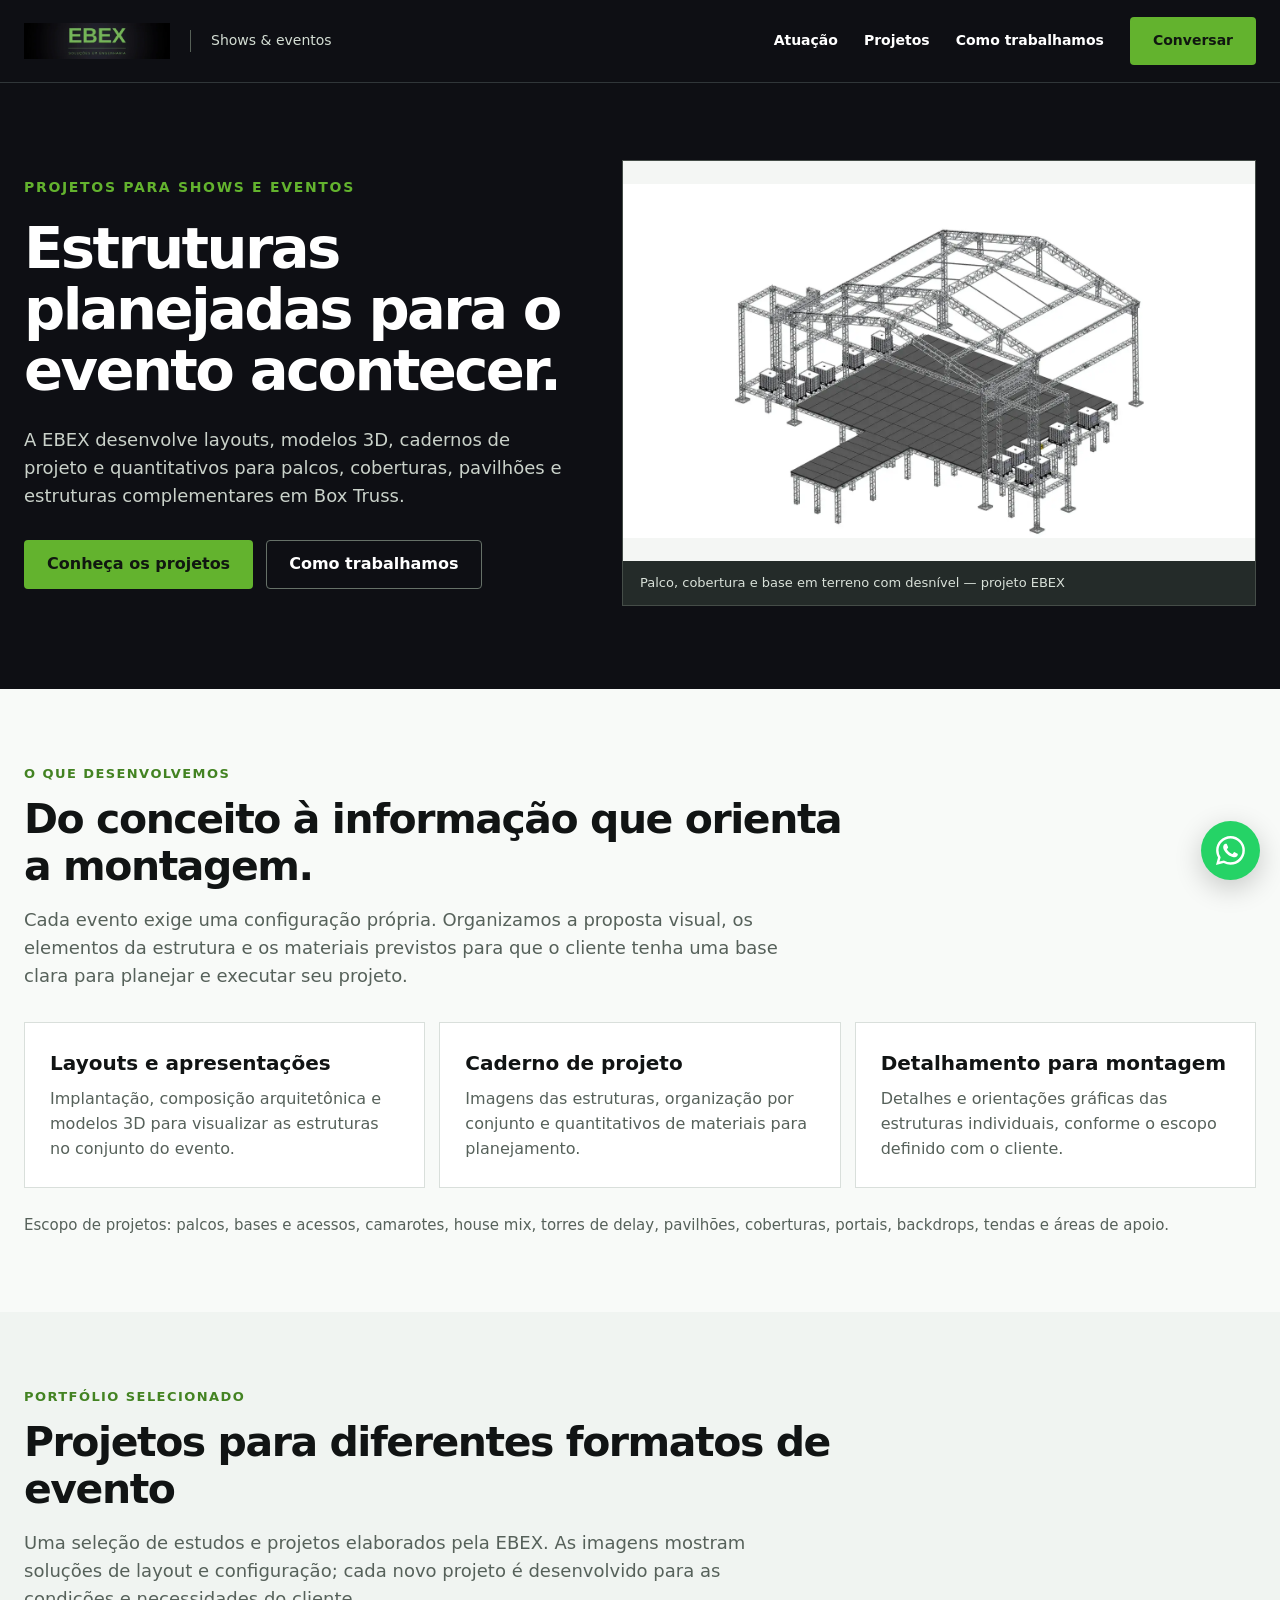
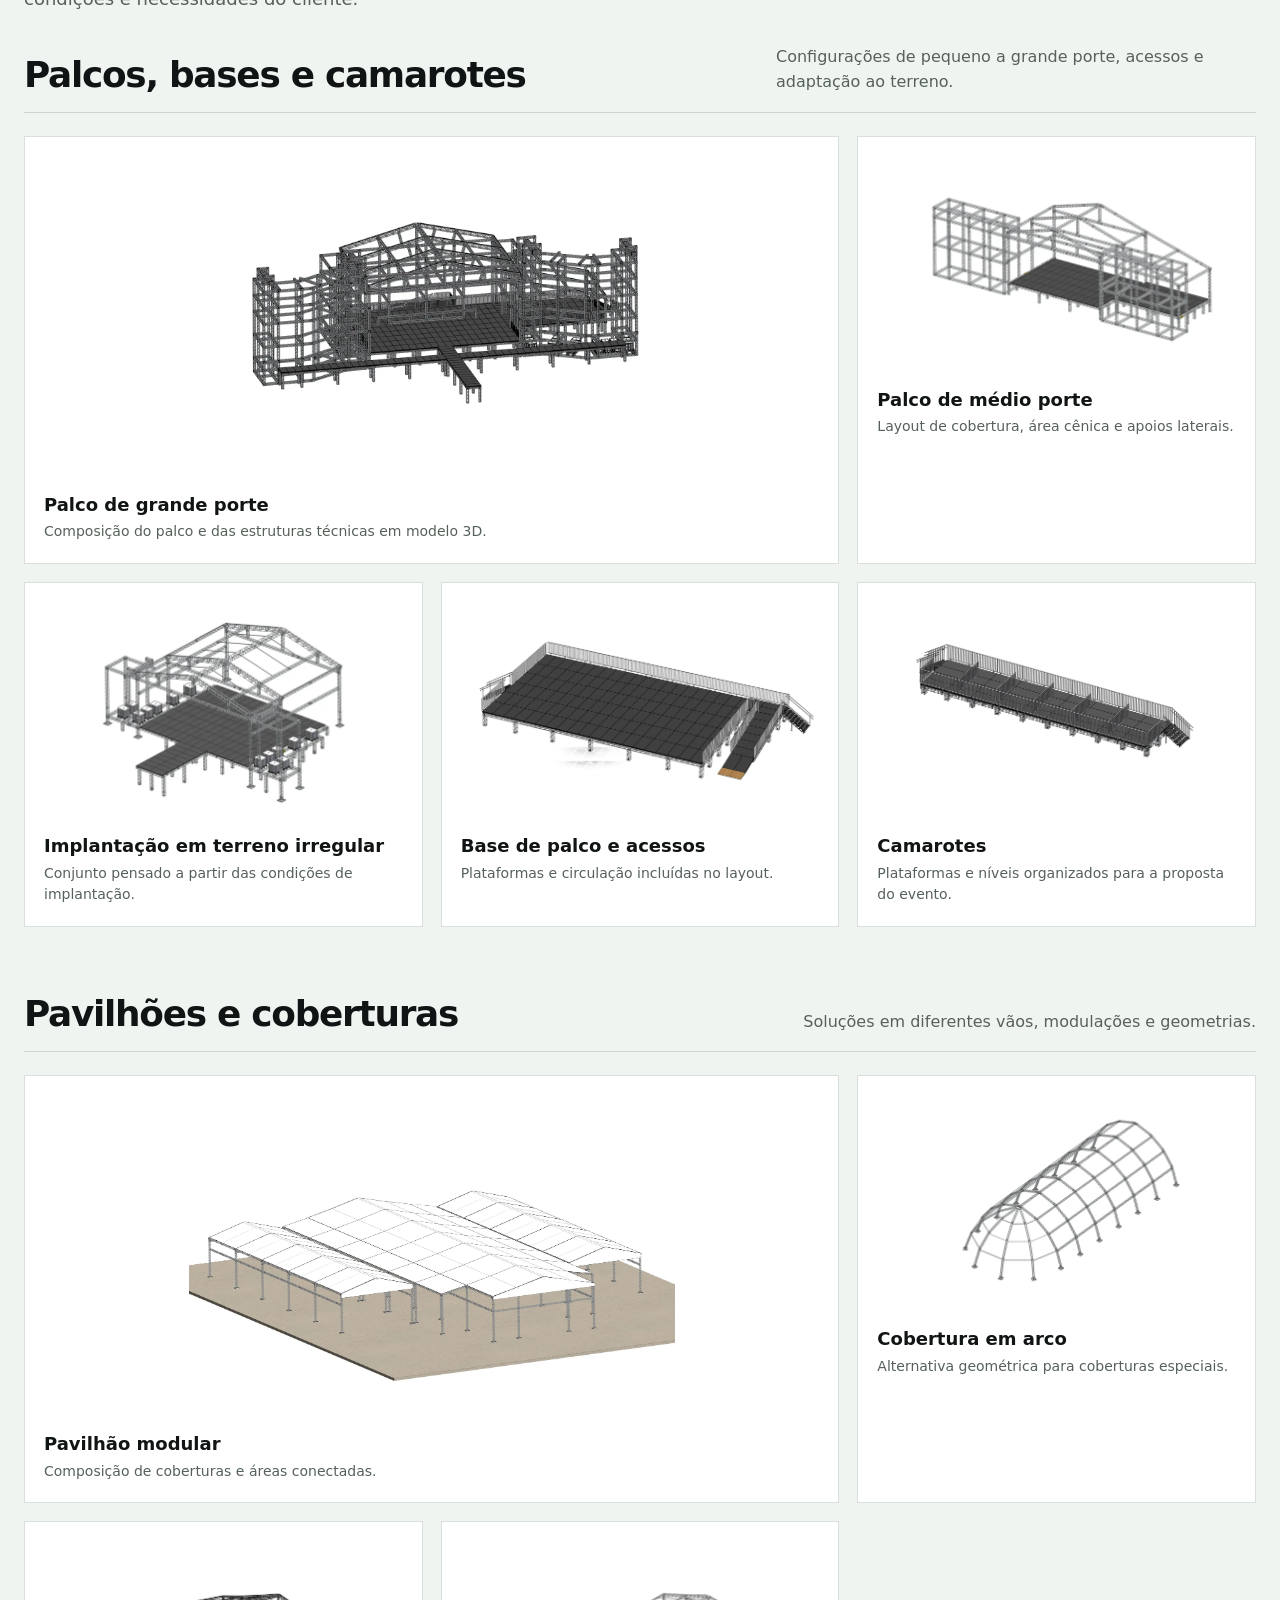
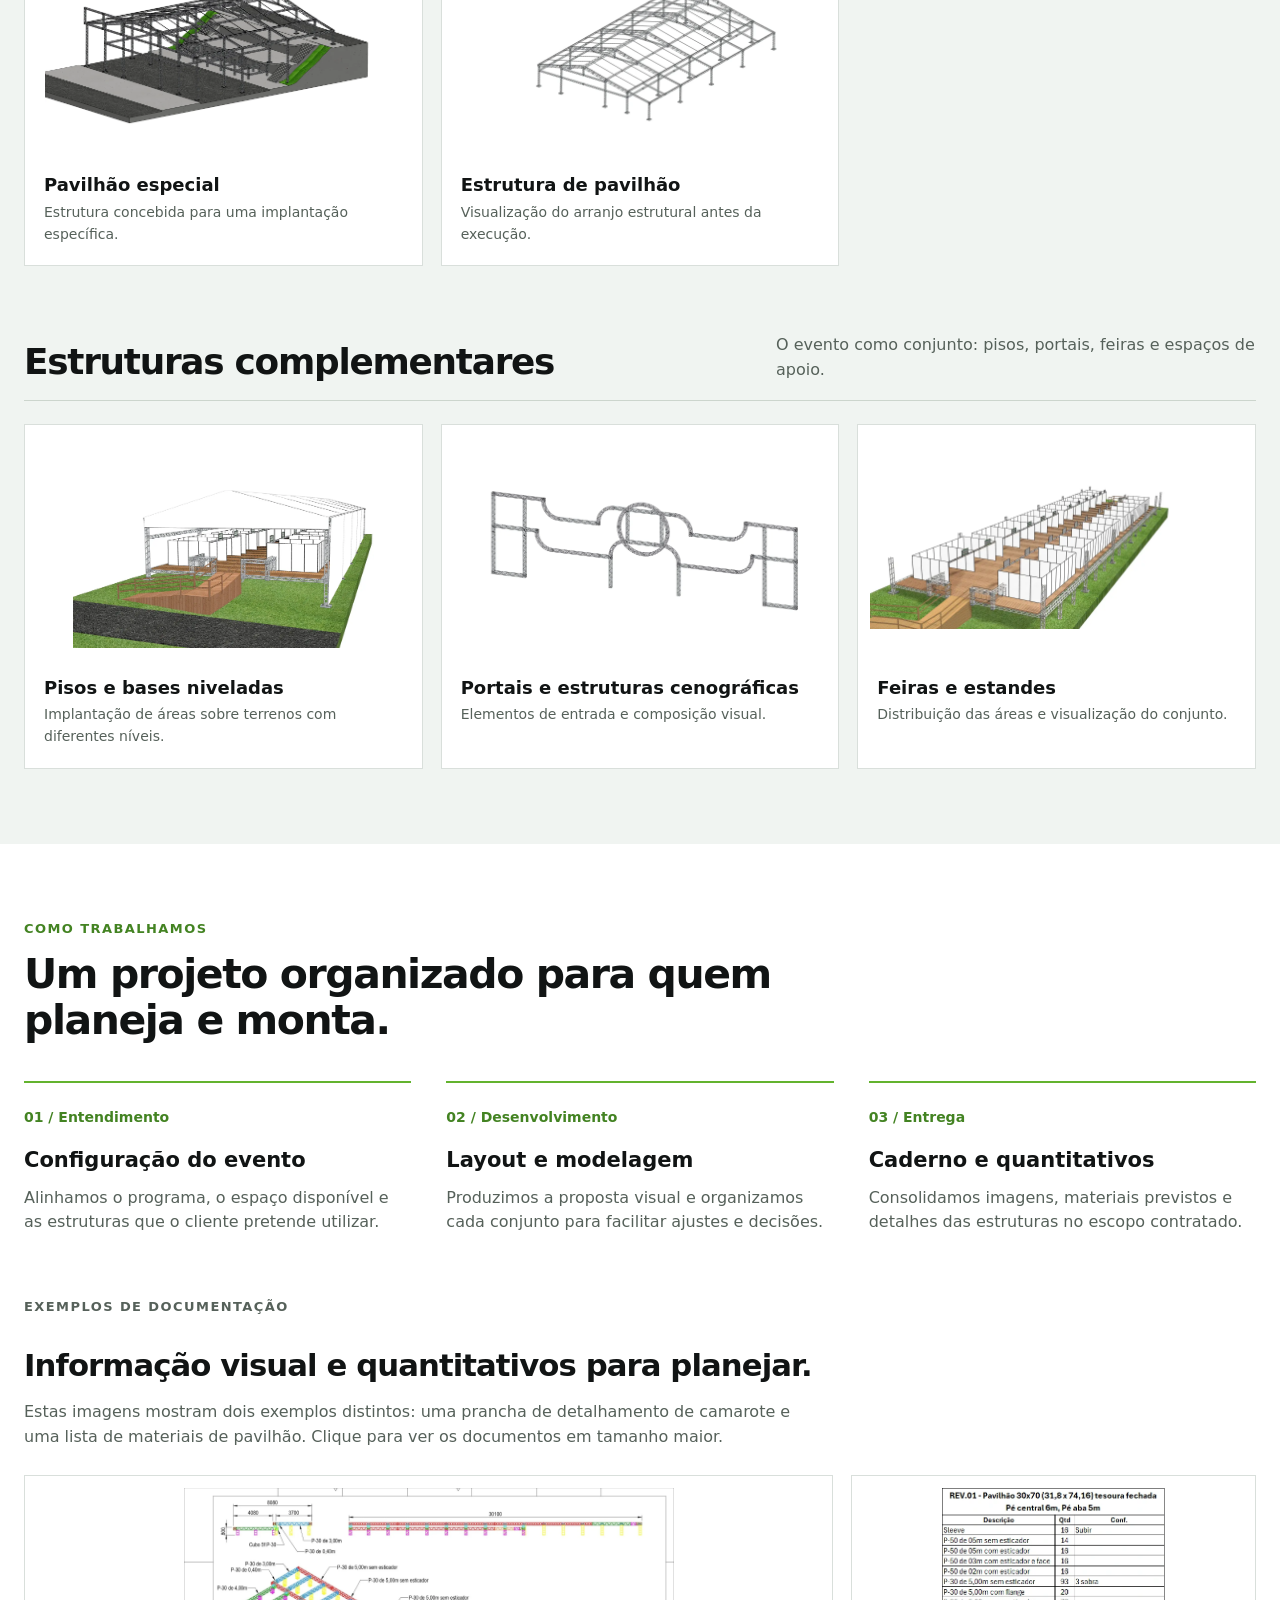
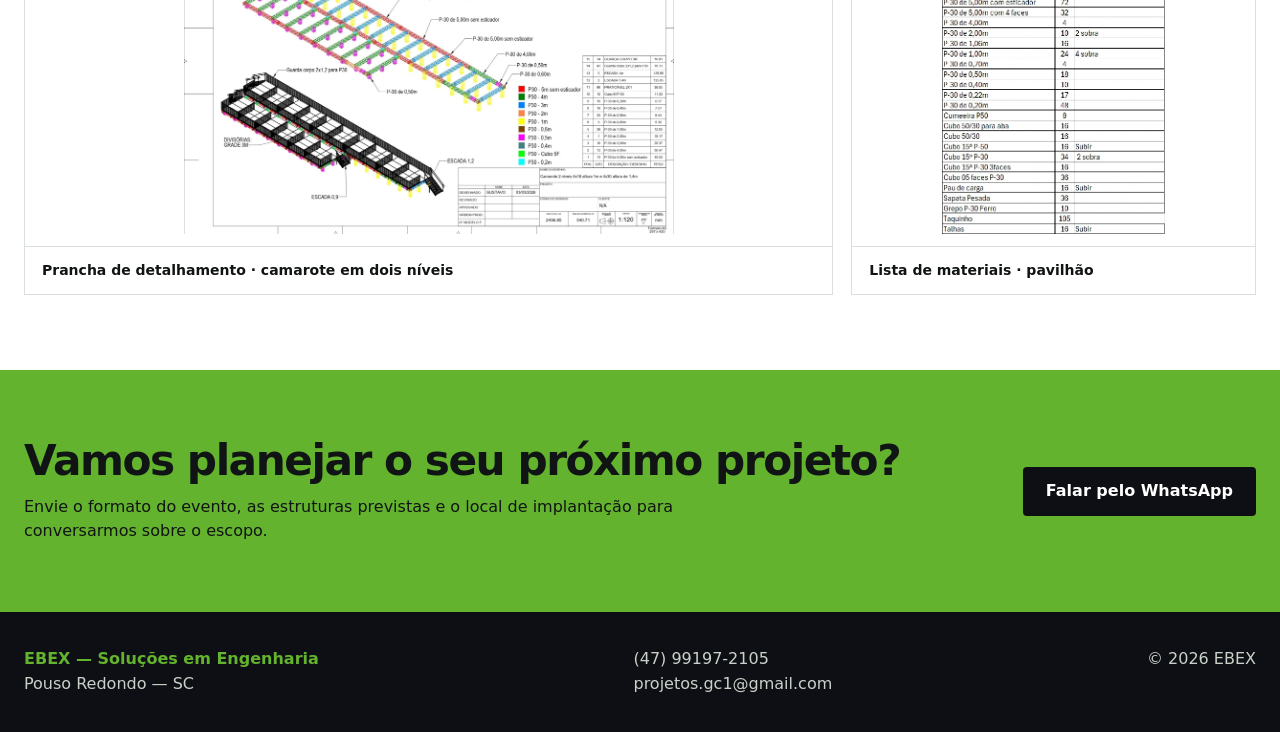
<file: eventos/index.html>
<!doctype html>
<html lang="pt-BR">
<head>
  <meta charset="utf-8">
  <meta name="viewport" content="width=device-width,initial-scale=1">
  <title>EBEX | Projetos de Estruturas para Shows e Eventos</title>
  <meta name="description" content="Projetos de estruturas para shows e eventos em Box Truss: palcos, pavilhões, coberturas, camarotes, bases e áreas de apoio. Layouts 3D, cadernos de projeto e quantitativos pela EBEX.">
  <meta name="robots" content="index,follow,max-image-preview:large">
  <meta name="theme-color" content="#0e0f14">
  <link rel="canonical" href="https://ebexengenharia.github.io/ebex-site/eventos/">
  <link href="[data-uri]" rel="icon" type="image/svg+xml"/>
  <meta property="og:type" content="website">
  <meta property="og:locale" content="pt_BR">
  <meta property="og:title" content="Projetos para Shows e Eventos | EBEX Engenharia">
  <meta property="og:description" content="Layouts, modelagem 3D, cadernos de projeto e quantitativos para estruturas de eventos.">
  <meta property="og:url" content="https://ebexengenharia.github.io/ebex-site/eventos/">
  <meta property="og:image" content="https://ebexengenharia.github.io/ebex-site/eventos/og-eventos.jpg">
  <meta property="og:image:width" content="1200">
  <meta property="og:image:height" content="630">
  <meta property="og:image:alt" content="Projeto de palco para evento elaborado pela EBEX">
  <meta name="twitter:card" content="summary_large_image">
  <meta name="twitter:image" content="https://ebexengenharia.github.io/ebex-site/eventos/og-eventos.jpg">
  <style>
    :root{--ink:#111414;--dark:#0e0f14;--green:#63b32e;--line:#d9dfdb;--paper:#f8faf8;--muted:#56615a;--max:1250px}
    *{box-sizing:border-box}html{scroll-behavior:smooth}body{margin:0;background:var(--paper);color:var(--ink);font:16px/1.55 Inter,ui-sans-serif,system-ui,-apple-system,"Segoe UI",sans-serif}img{display:block;max-width:100%}a{color:inherit;text-decoration:none}a:focus-visible{outline:3px solid var(--green);outline-offset:4px}.wrap{width:min(calc(100% - 48px),var(--max));margin:auto}
    .top{background:var(--dark);color:#fff;border-bottom:1px solid #303639}.top-inner{min-height:82px;display:flex;align-items:center;justify-content:space-between;gap:20px}.mark{display:flex;align-items:center;gap:20px}.mark img{width:146px;height:auto}.mark span{border-left:1px solid #566057;padding-left:20px;font-size:14px;color:#d4ded4}.top-nav{display:flex;gap:26px;align-items:center;font-size:14px;font-weight:650}.top-nav a:hover{color:var(--green)}.pill{display:inline-flex;align-items:center;justify-content:center;min-height:48px;padding:12px 23px;background:var(--green);border-radius:4px;color:#101710;font-weight:750}.pill:hover{background:#7bc449}.pill.dark{background:var(--dark);color:#fff}.pill.dark:hover{background:#252b29}
    .hero{background:var(--dark);color:#fff;padding:77px 0 83px}.hero-grid{display:grid;grid-template-columns:.92fr 1.08fr;gap:58px;align-items:center}.eyebrow{margin:0 0 19px;color:var(--green);font-size:14px;font-weight:750;letter-spacing:.12em;text-transform:uppercase}.hero h1{font-size:clamp(42px,4.5vw,72px);line-height:1.06;letter-spacing:-.045em;margin:0 0 25px}.hero p.copy{font-size:18px;color:#cad2ca;margin:0 0 30px;max-width:550px}.hero-actions{display:flex;flex-wrap:wrap;gap:13px}.ghost{display:inline-flex;align-items:center;justify-content:center;min-height:48px;padding:10px 22px;border:1px solid #667168;border-radius:4px;font-weight:650}.ghost:hover{border-color:#fff}.hero-figure{margin:0;background:#f4f6f4;border:1px solid #454d48}.hero-figure img{width:100%;height:auto;aspect-ratio:1.58;object-fit:contain}.hero-figure figcaption{padding:12px 17px;background:#242b29;color:#d9e1d9;font-size:13px}
    section{scroll-margin-top:24px}.intro,.method,.gallery{padding:75px 0}.label{margin:0 0 12px;color:#438322;letter-spacing:.11em;font-size:13px;font-weight:800;text-transform:uppercase}.section-title{max-width:850px;margin:0 0 17px;font-size:clamp(33px,3.2vw,49px);line-height:1.13;letter-spacing:-.035em}.lead{max-width:780px;margin:0 0 33px;font-size:18px;color:var(--muted)}.scope{display:grid;grid-template-columns:repeat(3,1fr);gap:14px}.scope article{padding:25px;background:#fff;border:1px solid var(--line)}.scope h3{font-size:20px;margin:0 0 8px}.scope p{margin:0;color:var(--muted)}
    .gallery{background:#f0f4f1}.gallery-group+.gallery-group{margin-top:67px}.group-head{display:flex;justify-content:space-between;gap:20px;align-items:end;margin-bottom:23px;border-bottom:1px solid #ccd5cd;padding-bottom:17px}.group-head h2{font-size:clamp(29px,2.8vw,40px);letter-spacing:-.035em;line-height:1.13;margin:0}.group-head p{max-width:480px;color:var(--muted);margin:0}.cards{display:grid;grid-template-columns:repeat(3,minmax(0,1fr));gap:18px}.card{min-width:0;background:#fff;border:1px solid var(--line);overflow:hidden}.card.feature{grid-column:span 2}.card picture{display:block;background:#fff}.card img{width:100%;height:235px;object-fit:contain;padding:12px}.card.feature img{height:340px}.card-body{padding:16px 19px 20px}.card h3{font-size:18px;line-height:1.3;margin:0 0 5px}.card p{font-size:14px;color:var(--muted);margin:0}.tagline{margin:26px 0 0;color:var(--muted);font-size:15px}
    .method{background:#fff}.steps{display:grid;grid-template-columns:repeat(3,1fr);gap:35px;margin-top:38px}.step{border-top:2px solid var(--green);padding-top:22px}.step b{font-size:14px;color:#438322}.step h3{font-size:21px;margin:14px 0 9px}.step p{margin:0;color:var(--muted)}
    .deliverables{margin-top:62px}.deliverables h3{font-size:clamp(26px,2.4vw,36px);letter-spacing:-.03em;margin:0 0 10px}.deliverables>p{margin:0 0 25px;color:var(--muted);max-width:770px}.deliverable-grid{display:grid;grid-template-columns:2fr 1fr;gap:18px}.deliverable-grid figure{margin:0;border:1px solid var(--line);background:#fff}.deliverable-grid a{display:flex;align-items:center;justify-content:center;height:370px;padding:12px}.deliverable-grid img{max-width:100%;max-height:100%;object-fit:contain}.deliverable-grid figcaption{padding:13px 17px;border-top:1px solid var(--line);font-size:14px;font-weight:650}    .contact{padding:68px 0;background:var(--green)}.contact-inner{display:flex;align-items:center;justify-content:space-between;gap:28px}.contact h2{margin:0 0 10px;font-size:clamp(32px,3.3vw,48px);line-height:1.1;letter-spacing:-.035em}.contact p{margin:0;max-width:700px}.foot{background:var(--dark);color:#c8d2c9;padding:35px 0}.foot-inner{display:flex;justify-content:space-between;gap:24px;flex-wrap:wrap}.foot strong{color:var(--green)}.foot a:hover{text-decoration:underline}.float-wa{position:fixed;right:20px;bottom:20px;z-index:10;display:grid;place-items:center;width:59px;height:59px;border-radius:50%;background:#25d366;box-shadow:0 8px 28px #0003;color:white}.float-wa svg{width:29px;height:29px}
    @media(max-width:900px){.top-nav a:not(.pill){display:none}.hero-grid{grid-template-columns:1fr}.hero-figure{max-width:780px}.cards{grid-template-columns:repeat(2,minmax(0,1fr))}.card.feature{grid-column:span 2}.scope{grid-template-columns:1fr 1fr}.group-head{display:block}.group-head p{margin-top:10px}}
    @media(max-width:620px){.wrap{width:min(calc(100% - 30px),var(--max))}.top-inner{min-height:70px}.mark img{width:117px}.mark span{font-size:12px;padding-left:12px}.top-nav .pill{font-size:13px;padding:8px 11px;min-height:42px}.hero{padding:48px 0 55px}.hero-grid{gap:33px}.hero h1{font-size:clamp(37px,10vw,52px)}.hero p.copy{font-size:16px}.hero-actions a{flex:1 1 100%}.intro,.method,.gallery{padding:55px 0}.scope,.cards,.steps,.deliverable-grid{grid-template-columns:1fr}.deliverable-grid a{height:260px}.card.feature{grid-column:auto}.card img,.card.feature img{height:auto;max-height:320px;min-height:190px;object-fit:contain}.card picture{display:flex;justify-content:center}.gallery-group+.gallery-group{margin-top:52px}.contact-inner{display:block}.contact .pill{margin-top:23px}.float-wa{right:15px;bottom:calc(15px + env(safe-area-inset-bottom));width:54px;height:54px}}
    @media(prefers-reduced-motion:reduce){html{scroll-behavior:auto}}
  </style>
</head>
<body>
  <header class="top"><div class="wrap top-inner"><div class="mark"><img src="../assets/logo-ebex.webp" width="760" height="190" alt="EBEX — Soluções em Engenharia"><span>Shows & eventos</span></div><nav class="top-nav" aria-label="Navegação desta página"><a href="#atuacao">Atuação</a><a href="#projetos">Projetos</a><a href="#metodo">Como trabalhamos</a><a class="pill" href="https://wa.me/5547991972105?text=Ol%C3%A1%2C%20conheci%20os%20projetos%20para%20eventos%20da%20EBEX%20e%20gostaria%20de%20conversar." target="_blank" rel="noopener noreferrer">Conversar</a></nav></div></header>
  <main>
    <section class="hero"><div class="wrap hero-grid"><div><p class="eyebrow">Projetos para shows e eventos</p><h1>Estruturas planejadas para o evento acontecer.</h1><p class="copy">A EBEX desenvolve layouts, modelos 3D, cadernos de projeto e quantitativos para palcos, coberturas, pavilhões e estruturas complementares em Box Truss.</p><div class="hero-actions"><a class="pill" href="#projetos">Conheça os projetos</a><a class="ghost" href="#metodo">Como trabalhamos</a></div></div><figure class="hero-figure"><img src="imagens/palco-terreno-irregular.webp" width="1500" height="840" alt="Modelo 3D de palco com cobertura e base projetado para terreno irregular" fetchpriority="high"><figcaption>Palco, cobertura e base em terreno com desnível — projeto EBEX</figcaption></figure></div></section>
    <section class="intro" id="atuacao"><div class="wrap"><p class="label">O que desenvolvemos</p><h2 class="section-title">Do conceito à informação que orienta a montagem.</h2><p class="lead">Cada evento exige uma configuração própria. Organizamos a proposta visual, os elementos da estrutura e os materiais previstos para que o cliente tenha uma base clara para planejar e executar seu projeto.</p><div class="scope"><article><h3>Layouts e apresentações</h3><p>Implantação, composição arquitetônica e modelos 3D para visualizar as estruturas no conjunto do evento.</p></article><article><h3>Caderno de projeto</h3><p>Imagens das estruturas, organização por conjunto e quantitativos de materiais para planejamento.</p></article><article><h3>Detalhamento para montagem</h3><p>Detalhes e orientações gráficas das estruturas individuais, conforme o escopo definido com o cliente.</p></article></div><p class="tagline">Escopo de projetos: palcos, bases e acessos, camarotes, house mix, torres de delay, pavilhões, coberturas, portais, backdrops, tendas e áreas de apoio.</p></div></section>
    <section class="gallery" id="projetos"><div class="wrap"><p class="label">Portfólio selecionado</p><h2 class="section-title">Projetos para diferentes formatos de evento</h2><p class="lead">Uma seleção de estudos e projetos elaborados pela EBEX. As imagens mostram soluções de layout e configuração; cada novo projeto é desenvolvido para as condições e necessidades do cliente.</p>
      <div class="gallery-group"><div class="group-head"><h2>Palcos, bases e camarotes</h2><p>Configurações de pequeno a grande porte, acessos e adaptação ao terreno.</p></div><div class="cards">
        <article class="card feature"><picture><img src="imagens/palco-grande.webp" width="1500" height="887" loading="lazy" decoding="async" alt="Modelo 3D de palco de grande porte em Box Truss com cobertura e áreas técnicas"></picture><div class="card-body"><h3>Palco de grande porte</h3><p>Composição do palco e das estruturas técnicas em modelo 3D.</p></div></article>
        <article class="card"><picture><img src="imagens/palco-medio.webp" width="1500" height="840" loading="lazy" decoding="async" alt="Projeto 3D de palco de médio porte com cobertura e torres laterais"></picture><div class="card-body"><h3>Palco de médio porte</h3><p>Layout de cobertura, área cênica e apoios laterais.</p></div></article>
        <article class="card"><picture><img src="imagens/palco-terreno-irregular.webp" width="1500" height="840" loading="lazy" decoding="async" alt="Projeto de palco com base adaptada a terreno irregular"></picture><div class="card-body"><h3>Implantação em terreno irregular</h3><p>Conjunto pensado a partir das condições de implantação.</p></div></article>
        <article class="card"><picture><img src="imagens/base-palco-acesso.webp" width="1500" height="886" loading="lazy" decoding="async" alt="Modelo de base de palco modular com acesso por rampa e escada"></picture><div class="card-body"><h3>Base de palco e acessos</h3><p>Plataformas e circulação incluídas no layout.</p></div></article>
        <article class="card"><picture><img src="imagens/camarote.webp" width="1500" height="886" loading="lazy" decoding="async" alt="Modelo 3D de camarote modular elevado para evento"></picture><div class="card-body"><h3>Camarotes</h3><p>Plataformas e níveis organizados para a proposta do evento.</p></div></article>
      </div></div>
      <div class="gallery-group"><div class="group-head"><h2>Pavilhões e coberturas</h2><p>Soluções em diferentes vãos, modulações e geometrias.</p></div><div class="cards">
        <article class="card feature"><picture><img src="imagens/pavilhao-modular.webp" width="1500" height="975" loading="lazy" decoding="async" alt="Modelo de pavilhão para evento com várias águas e estrutura modular"></picture><div class="card-body"><h3>Pavilhão modular</h3><p>Composição de coberturas e áreas conectadas.</p></div></article>
        <article class="card"><picture><img src="imagens/cobertura-arco.webp" width="1500" height="840" loading="lazy" decoding="async" alt="Projeto de estrutura metálica em arco para cobertura de evento"></picture><div class="card-body"><h3>Cobertura em arco</h3><p>Alternativa geométrica para coberturas especiais.</p></div></article>
        <article class="card"><picture><img src="imagens/pavilhao-especial.webp" width="1500" height="887" loading="lazy" decoding="async" alt="Modelo de pavilhão especial com cobertura em módulos e acessos"></picture><div class="card-body"><h3>Pavilhão especial</h3><p>Estrutura concebida para uma implantação específica.</p></div></article>
        <article class="card"><picture><img src="imagens/pavilhao-box-truss.webp" width="1500" height="840" loading="lazy" decoding="async" alt="Modelo 3D da estrutura de cobertura de pavilhão em Box Truss"></picture><div class="card-body"><h3>Estrutura de pavilhão</h3><p>Visualização do arranjo estrutural antes da execução.</p></div></article>
      </div></div>
      <div class="gallery-group"><div class="group-head"><h2>Estruturas complementares</h2><p>O evento como conjunto: pisos, portais, feiras e espaços de apoio.</p></div><div class="cards">
        <article class="card"><picture><img src="imagens/piso-nivelado.webp" width="1500" height="1050" loading="lazy" decoding="async" alt="Layout de pisos e bases niveladas com áreas cobertas para evento"></picture><div class="card-body"><h3>Pisos e bases niveladas</h3><p>Implantação de áreas sobre terrenos com diferentes níveis.</p></div></article>
        <article class="card"><picture><img src="imagens/portal-box-truss.webp" width="1500" height="886" loading="lazy" decoding="async" alt="Desenho 3D de portal cenográfico em estrutura Box Truss"></picture><div class="card-body"><h3>Portais e estruturas cenográficas</h3><p>Elementos de entrada e composição visual.</p></div></article>
        <article class="card"><picture><img src="imagens/feira-stands.webp" width="1500" height="700" loading="lazy" decoding="async" alt="Layout 3D de feira com estandes organizados em pavilhão"></picture><div class="card-body"><h3>Feiras e estandes</h3><p>Distribuição das áreas e visualização do conjunto.</p></div></article>
      </div></div>
    </div></section>
    <section class="method" id="metodo"><div class="wrap"><p class="label">Como trabalhamos</p><h2 class="section-title">Um projeto organizado para quem planeja e monta.</h2><div class="steps"><div class="step"><b>01 / Entendimento</b><h3>Configuração do evento</h3><p>Alinhamos o programa, o espaço disponível e as estruturas que o cliente pretende utilizar.</p></div><div class="step"><b>02 / Desenvolvimento</b><h3>Layout e modelagem</h3><p>Produzimos a proposta visual e organizamos cada conjunto para facilitar ajustes e decisões.</p></div><div class="step"><b>03 / Entrega</b><h3>Caderno e quantitativos</h3><p>Consolidamos imagens, materiais previstos e detalhes das estruturas no escopo contratado.</p></div></div>
      <div class="deliverables"><p class="label">Exemplos de documentação</p><h3>Informação visual e quantitativos para planejar.</h3><p>Estas imagens mostram dois exemplos distintos: uma prancha de detalhamento de camarote e uma lista de materiais de pavilhão. Clique para ver os documentos em tamanho maior.</p><div class="deliverable-grid"><figure><a href="imagens/prancha-camarote-dois-niveis-revisada.webp" target="_blank" rel="noopener" aria-label="Abrir prancha de detalhamento de camarote em tamanho maior"><img src="imagens/prancha-camarote-dois-niveis-revisada.webp" width="2048" height="1447" loading="lazy" decoding="async" alt="Prancha de camarote em dois níveis com vistas, peças identificadas e lista de componentes"></a><figcaption>Prancha de detalhamento · camarote em dois níveis</figcaption></figure><figure><a href="imagens/quantitativo-pavilhao.webp" target="_blank" rel="noopener" aria-label="Abrir lista de materiais de pavilhão em tamanho maior"><img src="imagens/quantitativo-pavilhao.webp" width="455" height="705" loading="lazy" decoding="async" alt="Lista de materiais e quantidades de componentes de um pavilhão"></a><figcaption>Lista de materiais · pavilhão</figcaption></figure></div></div></div></section>
    <section class="contact"><div class="wrap contact-inner"><div><h2>Vamos planejar o seu próximo projeto?</h2><p>Envie o formato do evento, as estruturas previstas e o local de implantação para conversarmos sobre o escopo.</p></div><a class="pill dark" href="https://wa.me/5547991972105?text=Ol%C3%A1%2C%20conheci%20os%20projetos%20para%20eventos%20da%20EBEX%20e%20gostaria%20de%20conversar." target="_blank" rel="noopener noreferrer">Falar pelo WhatsApp</a></div></section>
  </main>
  <footer class="foot"><div class="wrap foot-inner"><div><strong>EBEX — Soluções em Engenharia</strong><br>Pouso Redondo — SC</div><div><a href="https://wa.me/5547991972105" target="_blank" rel="noopener noreferrer">(47) 99197-2105</a><br><a href="mailto:projetos.gc1@gmail.com">projetos.gc1@gmail.com</a></div><div>© 2026 EBEX</div></div></footer>
  <a class="float-wa" aria-label="Falar com a EBEX no WhatsApp" title="Falar pelo WhatsApp" href="https://wa.me/5547991972105?text=Ol%C3%A1%2C%20conheci%20os%20projetos%20para%20eventos%20da%20EBEX%20e%20gostaria%20de%20conversar." target="_blank" rel="noopener noreferrer"><svg aria-hidden="true" fill="currentColor" viewBox="0 0 16 16"><path d="M13.601 2.326A7.85 7.85 0 0 0 7.994 0C3.627 0 .068 3.558.064 7.926c0 1.399.366 2.76 1.057 3.965L0 16l4.204-1.102a7.93 7.93 0 0 0 3.79.965h.004c4.368 0 7.926-3.558 7.93-7.93a7.9 7.9 0 0 0-2.327-5.607M7.994 14.521a6.6 6.6 0 0 1-3.356-.92l-.24-.144-2.494.654.666-2.433-.156-.25a6.6 6.6 0 0 1-1.01-3.505 6.59 6.59 0 0 1 6.59-6.59 6.55 6.55 0 0 1 4.659 1.932 6.55 6.55 0 0 1 1.927 4.665 6.6 6.6 0 0 1-6.586 6.591m3.614-4.934c-.198-.099-1.173-.579-1.354-.645-.182-.066-.314-.099-.446.099-.132.198-.512.645-.628.777-.116.132-.231.149-.429.05-.198-.1-.836-.308-1.592-.982-.588-.524-.985-1.171-1.101-1.369-.116-.198-.012-.305.087-.403.089-.088.198-.231.297-.347.099-.116.132-.198.198-.33.066-.132.033-.248-.017-.347-.05-.099-.446-1.074-.611-1.471-.161-.386-.324-.334-.446-.34l-.38-.007a.73.73 0 0 0-.528.248c-.182.198-.694.678-.694 1.653s.711 1.917.81 2.049c.099.132 1.4 2.138 3.392 2.997.474.204.844.326 1.133.417.476.151.909.13 1.251.079.381-.057 1.173-.48 1.338-.942.165-.463.165-.86.116-.943-.05-.083-.182-.132-.38-.231"/></svg></a>
</body>
</html>
</file>
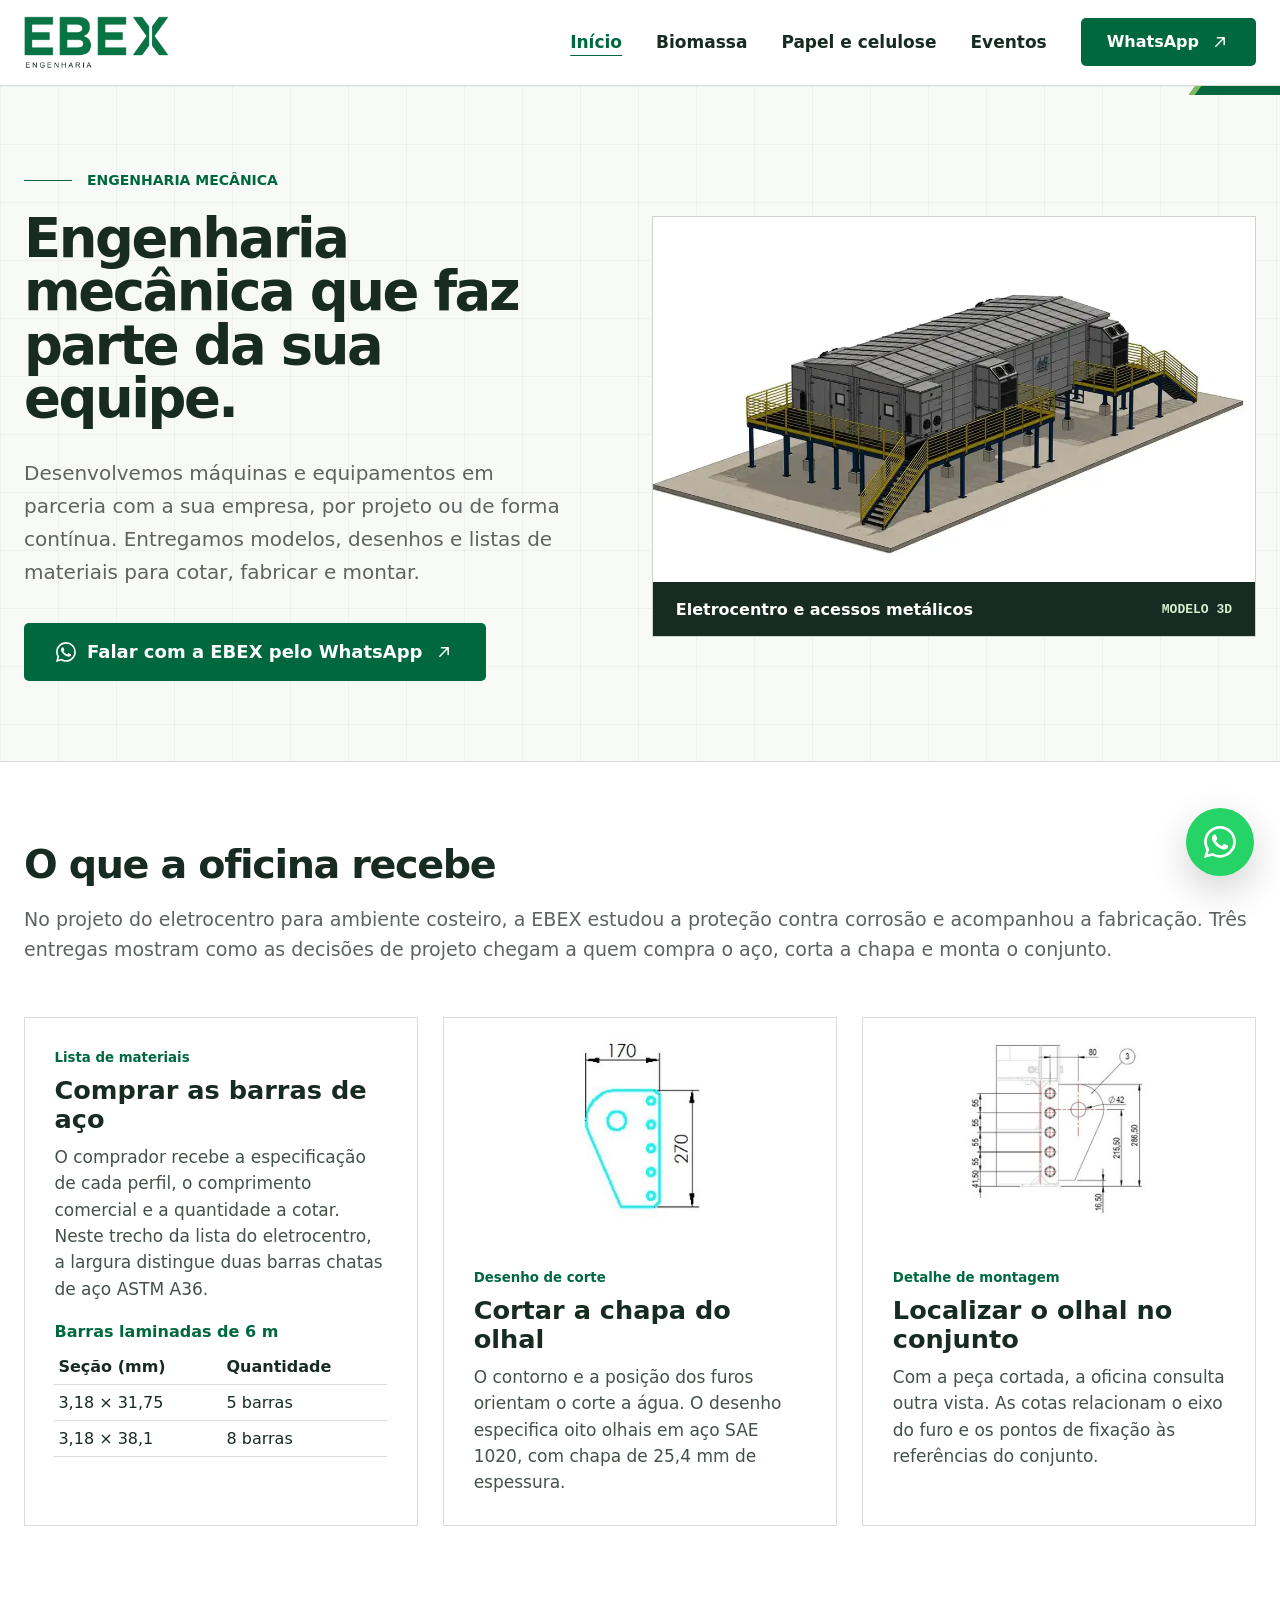
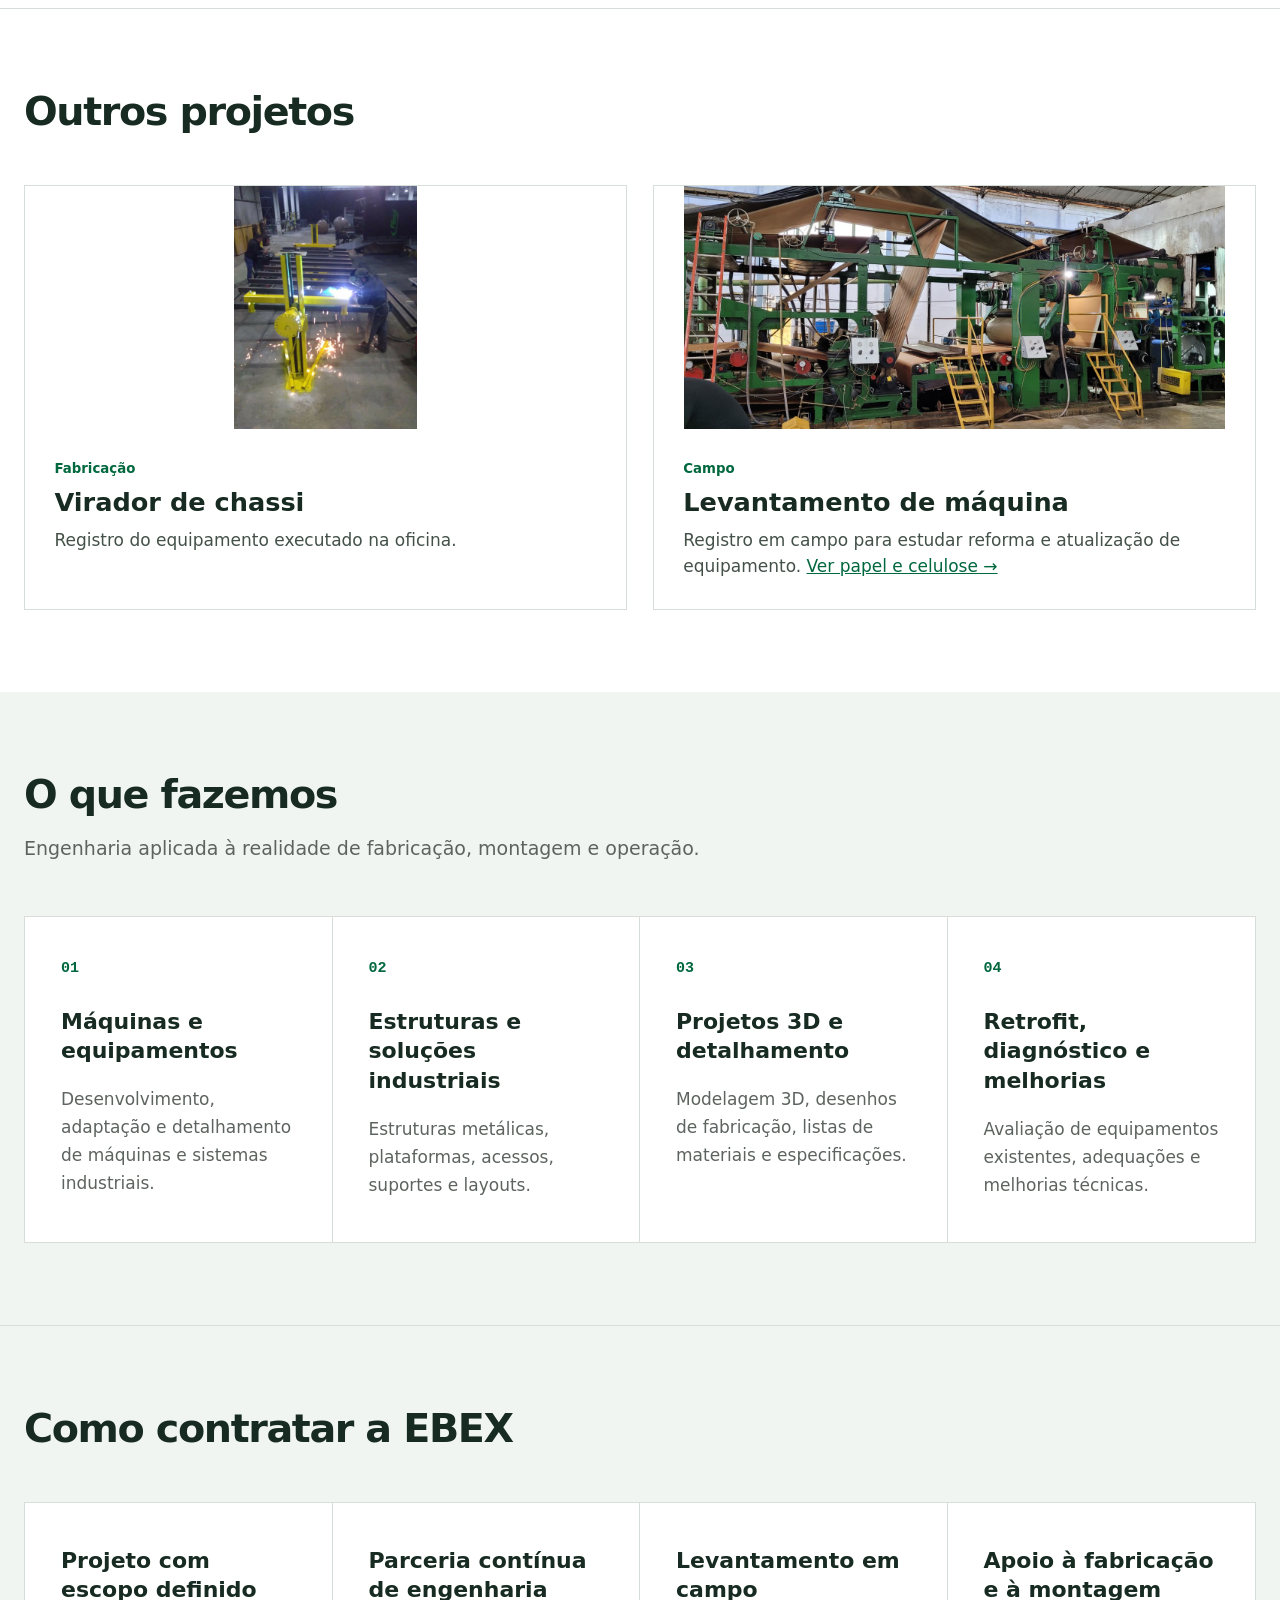
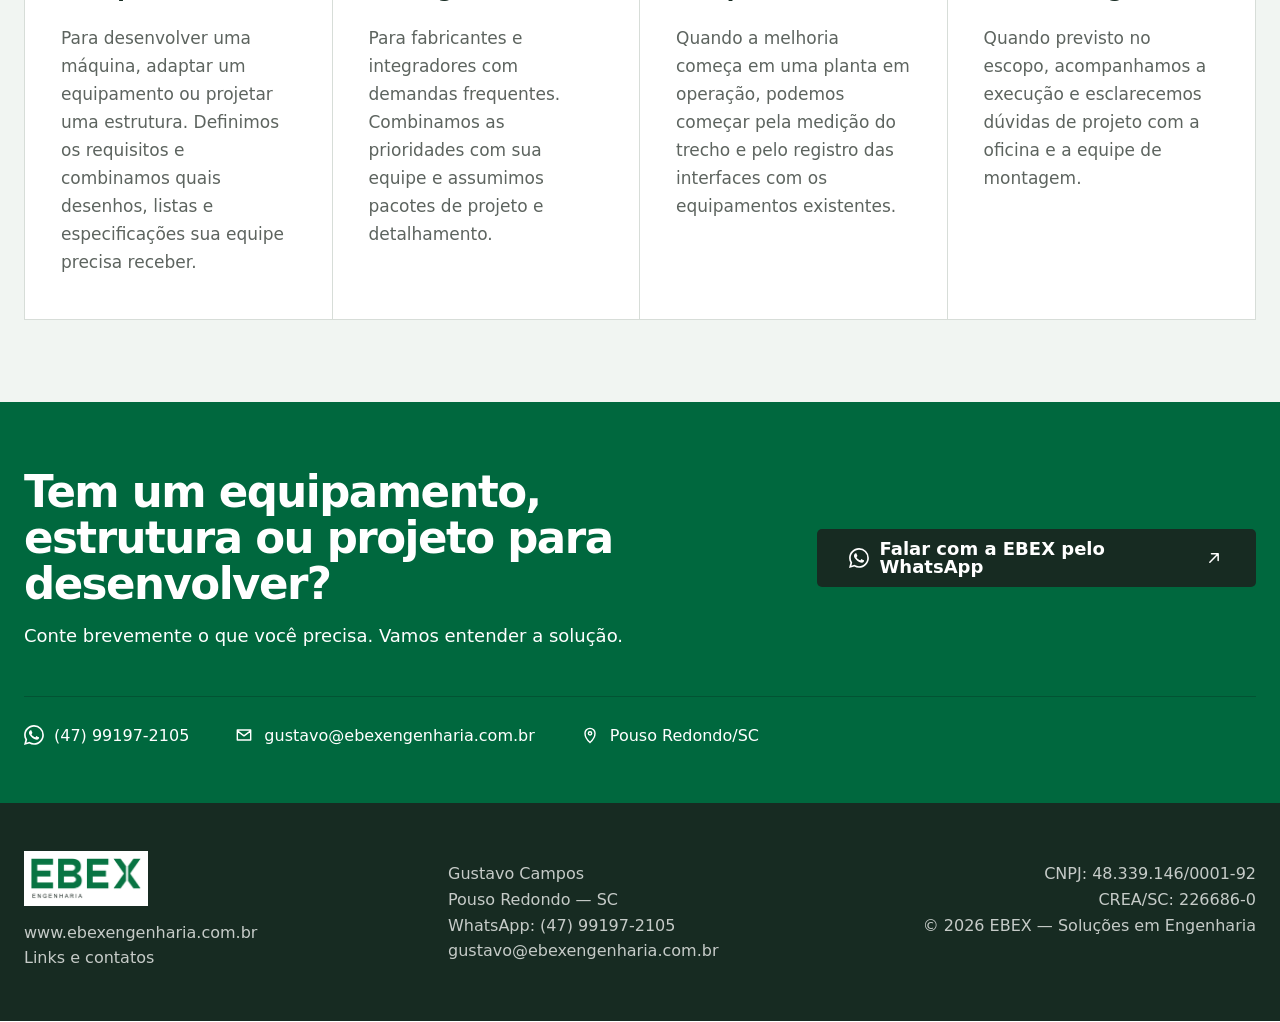
<file: public/index.html>
<!doctype html>
<html lang="pt-BR">
<head>
<meta charset="utf-8">
<meta content="width=device-width, initial-scale=1" name="viewport">
<title>Engenharia mecânica que faz parte da sua equipe | EBEX Engenharia</title>
<meta content="Desenvolvemos máquinas e equipamentos em parceria com a sua empresa, por projeto ou de forma contínua. Entregamos modelos, desenhos e listas de materiais para cotar, fabricar e montar." name="description">
<meta content="index, follow" name="robots">
<meta content="#00683e" name="theme-color">
<meta content="website" property="og:type">
<meta content="Engenharia mecânica que faz parte da sua equipe. | EBEX Engenharia" property="og:title">
<meta content="Desenvolvemos máquinas e equipamentos em parceria com a sua empresa, por projeto ou de forma contínua. Entregamos modelos, desenhos e listas de materiais para cotar, fabricar e montar." property="og:description">
<meta content="https://www.ebexengenharia.com.br/assets/eletrocentro.webp" property="og:image">
<meta content="https://www.ebexengenharia.com.br/" property="og:url">
<link href="https://www.ebexengenharia.com.br/" rel="canonical">
<meta content="pt_BR" property="og:locale">
<meta content="summary_large_image" name="twitter:card">
<link rel="icon" type="image/svg+xml" href="assets/ebex-simbolo.svg">
<style>
:root {
  --green: #00683e;
  --green-strong: #54a91f;
  --green-dark: #3c7f18;
  --ink: #0d0f0f;
  --dark: #0e0f14;
  --paper: #f8faf8;
  --paper-2: #f2f5f2;
  --muted: #5d645f;
  --line: #d7ddd8;
  --max: 1530px;
  --shadow: 0 16px 44px rgba(55, 122, 22, .14);
}

* { box-sizing: border-box; }
html { scroll-behavior: smooth; }
body {
  margin: 0;
  color: var(--ink);
  background: var(--paper);
  font-family: Inter, ui-sans-serif, system-ui, -apple-system, BlinkMacSystemFont, "Segoe UI", Arial, sans-serif;
  -webkit-font-smoothing: antialiased;
  text-rendering: optimizeLegibility;
}
img { display:block; max-width:100%; }
a { color: inherit; text-decoration: none; }
button, a { -webkit-tap-highlight-color: transparent; }
.container { width: min(calc(100% - 48px), var(--max)); margin-inline: auto; }

.site-header {
  height: 86px;
  display:flex;
  align-items:center;
  border-bottom:1px solid var(--line);
  background:rgba(248,250,248,.96);
}
.header-inner { display:flex; align-items:center; justify-content:space-between; gap:36px; }
.brand { width:195px; flex:0 0 auto; }
.brand img { width:195px; height:auto; }
.header-actions { display:flex; align-items:center; gap:34px; }
.nav { display:flex; align-items:center; gap:34px; font-size:17px; font-weight:600; }
.nav a { transition:color .18s ease; }
.nav a:hover { color:var(--green-dark); }

.btn {
  min-height:48px;
  display:inline-flex;
  align-items:center;
  justify-content:center;
  gap:11px;
  padding:0 25px;
  border:1px solid transparent;
  border-radius:5px;
  font-size:16px;
  font-weight:650;
  line-height:1;
  transition:transform .18s ease, box-shadow .18s ease, background .18s ease;
}
.btn:hover { transform:translateY(-1px); }
.btn-green { background:var(--green); box-shadow:var(--shadow); }
.btn-green:hover { background:var(--green-strong); }
.btn-dark { background:var(--dark); color:#fff; }
.btn-dark:hover { background:#17191f; }
.btn-lg { min-height:58px; padding-inline:31px; font-size:18px; }
.icon { width:20px; height:20px; flex:0 0 auto; }

.hero {
  position:relative;
  overflow:hidden;
  padding:86px 0 80px;
  border-bottom:1px solid var(--line);
  background-color:#f8faf8;
  background-image:
    linear-gradient(to right, rgba(18,45,21,.045) 1px, transparent 1px),
    linear-gradient(to bottom, rgba(18,45,21,.045) 1px, transparent 1px);
  background-size:58px 58px;
}
.hero-grid { display:grid; grid-template-columns:minmax(0,.96fr) minmax(500px,1.04fr); gap:70px; align-items:center; }
.eyebrow { display:flex; align-items:center; gap:15px; margin:0 0 24px; color:#4d9226; font-size:14px; font-weight:800; text-transform:uppercase; }
.eyebrow::before { content:""; width:48px; height:1px; background:var(--green); }
.hero h1 { margin:0; max-width:720px; font-size:clamp(48px,4.25vw,70px); line-height:.98; letter-spacing:-.045em; }
.hero-copy { max-width:720px; margin:32px 0 34px; color:var(--muted); font-size:20px; line-height:1.65; }
.hero-media { border:1px solid #cfd4d0; background:#fff; }
.hero-media img { display:block; width:100%; height:auto; aspect-ratio:auto; object-fit:contain; object-position:center; }
.media-caption { display:flex; justify-content:space-between; align-items:center; gap:20px; min-height:54px; padding:0 23px; background:rgba(14,15,20,.94); color:#fff; font-weight:700; }
.media-caption span:last-child { color:var(--green); font-size:13px; font-family:ui-monospace, SFMono-Regular, Menlo, monospace; text-transform:uppercase; }

.section { padding:82px 0; }
.section-head { margin-bottom:52px; }
.section-head h2 { margin:0 0 18px; font-size:clamp(38px,3.1vw,54px); letter-spacing:-.035em; line-height:1.05; }
.section-head p { margin:0; color:var(--muted); font-size:19px; line-height:1.6; }

.services { background:var(--paper-2); }
.service-grid { display:grid; grid-template-columns:repeat(4,1fr); border:1px solid var(--line); background:var(--paper); }
.service-card { min-height:300px; padding:43px 36px; border-right:1px solid var(--line); }
.service-card:last-child { border-right:0; }
.service-n { display:block; margin-bottom:30px; color:var(--green-dark); font:600 15px ui-monospace, SFMono-Regular, Menlo, monospace; }
.service-card h3 { margin:0 0 19px; font-size:22px; line-height:1.35; }
.service-card p { margin:0; color:var(--muted); font-size:17px; line-height:1.65; }

.statement { padding:70px 0 76px; background:var(--dark); text-align:center; color:#fff; }
.statement h2 { max-width:800px; margin:0 auto 26px; font-size:clamp(44px,4vw,66px); line-height:.96; letter-spacing:-.04em; }
.statement p { max-width:1100px; margin:0 auto; color:var(--green); font-size:clamp(22px,2vw,31px); line-height:1.35; }

.experience { padding-top:86px; }
.experience-top { display:grid; grid-template-columns:.9fr 1.1fr; gap:70px; align-items:end; margin-bottom:28px; }
.small-label { margin:0 0 18px; color:#3f8420; font-size:14px; font-weight:800; text-transform:uppercase; }
.experience h2 { max-width:620px; margin:0; font-size:clamp(40px,3.2vw,58px); line-height:1.05; letter-spacing:-.035em; }
.metrics { display:grid; grid-template-columns:1fr 1fr; border:1px solid var(--line); }
.metric { min-height:172px; padding:30px; }
.metric + .metric { border-left:1px solid var(--line); }
.metric strong { display:block; color:#3f8420; font-size:42px; line-height:1; margin-bottom:18px; }
.metric span { color:var(--muted); font-size:16px; line-height:1.5; }
.sectors { margin:28px 0 46px; padding-left:20px; border-left:2px solid var(--green); color:var(--muted); font-size:16px; line-height:1.65; }

.project-grid { display:grid; grid-template-columns:repeat(6,1fr); gap:18px; }
.project-card { position:relative; overflow:hidden; border:1px solid #cfd4d0; background:#fff; grid-column:span 3; }
.project-card.wide { grid-column:span 6; }
.project-card.third { grid-column:span 2; }
.project-card img { width:100%; height:400px; object-fit:cover; transition:transform .45s ease; }
.project-card.wide img { height:430px; }
.project-card.third img { height:300px; }
.project-card:hover img { transform:scale(1.015); }
.project-title { position:absolute; left:0; right:0; bottom:0; min-height:54px; display:flex; align-items:center; padding:0 22px; background:rgba(14,15,20,.91); color:#fff; font-size:17px; font-weight:700; }
.project-card.contain img { object-fit:contain; padding:26px; background:#fff; }
.project-note { margin:27px 0 0; color:var(--muted); font-size:14px; line-height:1.55; }

.process { border-top:1px solid var(--line); background:var(--paper-2); }
.process-intro { max-width:830px; }
.process-grid { display:grid; grid-template-columns:repeat(4,1fr); gap:30px; margin-top:48px; }
.process-step { padding-top:27px; border-top:2px solid var(--green); }
.process-step span { display:block; margin-bottom:18px; color:var(--green-dark); font:700 14px ui-monospace, SFMono-Regular, Menlo, monospace; }
.process-step h3 { margin:0 0 12px; font-size:22px; }
.process-step p { margin:0; color:var(--muted); font-size:15px; line-height:1.55; }

.cta { background:var(--green); padding:68px 0 58px; }
.cta-top { display:grid; grid-template-columns:1.25fr .75fr; gap:60px; align-items:center; }
.cta h2 { max-width:780px; margin:0 0 18px; font-size:clamp(40px,3.4vw,60px); line-height:1.05; letter-spacing:-.035em; }
.cta p { margin:0; font-size:18px; }
.cta-action { justify-self:end; }
.contact-strip { display:flex; flex-wrap:wrap; gap:28px 45px; margin-top:50px; padding-top:28px; border-top:1px solid rgba(12,13,15,.22); }
.contact-link { display:inline-flex; align-items:center; gap:10px; font-size:16px; }
.contact-link:hover { text-decoration:underline; text-underline-offset:4px; }

.footer { background:var(--dark); color:#fff; padding:48px 0 50px; }
.footer-grid { display:grid; grid-template-columns:1fr 1fr 1fr; gap:40px; align-items:start; }
.footer-brand { color:var(--green); font-size:29px; font-weight:800; }
.footer p { margin:10px 0 0; color:#c6cbc8; line-height:1.6; }
.footer-right { text-align:right; }
.footer a:hover { color:#fff; }

.floating-wa {
  position:fixed;
  right:26px;
  bottom:24px;
  z-index:50;
  width:68px;
  height:68px;
  display:flex;
  align-items:center;
  justify-content:center;
  border-radius:50%;
  background:#25d366;
  color:#fff;
  box-shadow:0 14px 38px rgba(0,0,0,.18);
  transition:transform .18s ease, background .18s ease;
}
.floating-wa:hover { transform:translateY(-3px) scale(1.02); background:#20bd5a; }
.floating-wa svg { width:32px; height:32px; display:block; }

@media (max-width: 1150px) {
  .hero-grid { grid-template-columns:1fr; gap:48px; }
  .hero-copy { max-width:820px; }
  .hero-media { max-width:900px; }
  .service-grid { grid-template-columns:1fr 1fr; }
  .service-card { border-bottom:1px solid var(--line); }
  .service-card:nth-child(2) { border-right:0; }
  .service-card:nth-child(3), .service-card:nth-child(4) { border-bottom:0; }
  .experience-top { grid-template-columns:1fr; }
  .metrics { max-width:800px; }
}

@media (max-width: 820px) {
  .container { width:min(calc(100% - 30px), var(--max)); }
  .site-header { height:74px; }
  .brand, .brand img { width:155px; }
  .nav { display:none; }
  .header-actions { gap:14px; }
  .header-actions .btn { min-height:43px; padding:0 16px; font-size:14px; }
  .hero { padding:58px 0 56px; background-size:42px 42px; }
  .hero h1 { font-size:clamp(42px,12vw,60px); }
  .hero-copy { margin-top:24px; font-size:18px; }
  .btn-lg { width:100%; }
  .section { padding:62px 0; }
  .service-grid { grid-template-columns:1fr; }
  .service-card { min-height:auto; border-right:0; border-bottom:1px solid var(--line) !important; }
  .service-card:last-child { border-bottom:0 !important; }
  .statement { padding:58px 0 62px; }
  .experience-top { gap:36px; }
  .metrics { grid-template-columns:1fr; }
  .metric + .metric { border-left:0; border-top:1px solid var(--line); }
  .project-grid { grid-template-columns:1fr; gap:14px; }
  .project-card, .project-card.wide, .project-card.third { grid-column:auto; }
  .project-card img, .project-card.wide img, .project-card.third img { height:auto; max-height:420px; aspect-ratio:16/10; }
  .project-card.contain img { max-height:360px; }
  .process-grid { grid-template-columns:1fr 1fr; }
  .cta-top { grid-template-columns:1fr; gap:34px; }
  .cta-action { justify-self:stretch; }
  .cta-action .btn { width:100%; }
  .contact-strip { gap:18px 28px; }
  .footer-grid { grid-template-columns:1fr; gap:26px; }
  .footer-right { text-align:left; }
  .floating-wa { right:18px; bottom:18px; width:60px; height:60px; }
}

@media (max-width: 520px) {
  .header-actions .btn span { display:none; }
  .header-actions .btn { width:44px; padding:0; }
  .media-caption { padding-inline:15px; font-size:13px; }
  .media-caption span:last-child { display:none; }
  .section-head { margin-bottom:36px; }
  .process-grid { grid-template-columns:1fr; }
  .contact-strip { flex-direction:column; gap:15px; }
}

@media (prefers-reduced-motion: reduce) {
  html { scroll-behavior:auto; }
  *, *::before, *::after { transition:none !important; animation:none !important; }
}


:root{--green:#00683e;--green-strong:#005431;--green-dark:#00683e;--ink:#172b22;--dark:#172b22;--paper:#fff;--paper-2:#f1f5f2;--shadow:none}
.site-header{background:white}.brand,.brand img{width:145px}.btn-green,.cta{color:white}.eyebrow,.small-label{color:var(--green)}.media-caption{background:#172b22}.media-caption span:last-child,.statement p{color:#d6edcf}.hero-media{margin:0}.hero-media img{aspect-ratio:1.65;object-fit:contain}.nav a[aria-current]{color:var(--green-dark);text-decoration:underline;text-underline-offset:7px}.footer-logo{width:124px;background:white;padding:7px}.contact-link{color:inherit}.case-grid{display:grid;grid-template-columns:repeat(auto-fit,minmax(min(100%,280px),1fr));gap:26px}.case-grid article{background:white;border:1px solid var(--line)}.case-grid img{width:100%;height:230px;object-fit:contain;background:#f8faf8}.case-grid article div{padding:24px}.case-grid h3{margin:0 0 10px;font-size:24px}.case-grid p{margin:0;color:var(--muted);line-height:1.6}.case-grid a{color:#00683e;text-decoration:underline}.cta .contact-link{color:white}.hero:after{content:"";position:absolute;right:-10px;top:0;width:92px;height:9px;transform:skewX(-36deg);background:#00683e;border-left:6px solid #80b95f;pointer-events:none}
@media(max-width:820px){.site-header{height:auto;padding:12px 0}.header-inner{flex-wrap:wrap;gap:10px}.header-actions{display:contents}.header-actions>.btn{margin-left:auto}.nav{display:flex;order:3;width:100%;gap:24px;border-top:1px solid var(--line);padding:10px 0 1px;font-size:16px}.brand,.brand img{width:116px}.hero-grid{grid-template-columns:minmax(0,1fr)}.header-actions .btn span{display:inline}.header-actions .btn{width:auto;padding:0 14px}}
</style>
<link rel="stylesheet" href="projetos.css">
</head>
<body>
<header class="site-header">
<div class="container header-inner">
<a aria-label="EBEX Engenharia – voltar ao início" class="brand" href="./">
<img alt="EBEX Engenharia" height="190" src="assets/ebex.png" width="760">
</a>
<div class="header-actions">
<nav aria-label="Navegação principal" class="nav"><a href="index.html" aria-current="page">Início</a><a href="biomassa.html">Biomassa</a><a href="papel-e-celulose.html">Papel e celulose</a><a href="eventos.html">Eventos</a></nav>
<a aria-label="Falar com a EBEX pelo WhatsApp" class="btn btn-green" href="https://wa.me/5547991972105?text=Ol%C3%A1%2C%20vim%20pelo%20site%20da%20EBEX%20e%20gostaria%20de%20conversar%20sobre%20um%20projeto." rel="noopener" target="_blank">
<span>WhatsApp</span>
<svg aria-hidden="true" class="icon" fill="none" viewbox="0 0 24 24"><path d="M7 17 17 7M9 7h8v8" stroke="currentColor" stroke-linecap="round" stroke-linejoin="round" stroke-width="1.8"></path></svg>
</a>
</div>
</div>
</header>
<main><section class="hero" id="inicio">
<div class="container hero-grid">
<div>
<p class="eyebrow">Engenharia mecânica</p>
<h1>Engenharia mecânica que faz parte da sua equipe.</h1>
<p class="hero-copy">Desenvolvemos máquinas e equipamentos em parceria com a sua empresa, por projeto ou de forma contínua. Entregamos modelos, desenhos e listas de materiais para cotar, fabricar e montar.</p>
<a class="btn btn-green btn-lg" href="https://wa.me/5547991972105?text=Ol%C3%A1%2C%20vim%20pelo%20site%20da%20EBEX%20e%20gostaria%20de%20conversar%20sobre%20um%20projeto." rel="noopener" target="_blank">
<svg aria-hidden="true" class="icon" fill="currentColor" viewbox="0 0 16 16"><path d="M13.601 2.326A7.85 7.85 0 0 0 7.994 0C3.627 0 .068 3.558.064 7.926c0 1.399.366 2.76 1.057 3.965L0 16l4.204-1.102a7.93 7.93 0 0 0 3.79.965h.004c4.368 0 7.926-3.558 7.93-7.93a7.9 7.9 0 0 0-2.327-5.607M7.994 14.521a6.6 6.6 0 0 1-3.356-.92l-.24-.144-2.494.654.666-2.433-.156-.25a6.56 6.56 0 0 1-1.007-3.505c0-3.633 2.957-6.59 6.594-6.59a6.55 6.55 0 0 1 4.66 1.931 6.56 6.56 0 0 1 1.928 4.66c-.004 3.639-2.961 6.597-6.595 6.597m3.615-4.934c-.197-.099-1.17-.578-1.353-.646-.182-.066-.315-.099-.445.099-.132.197-.511.646-.627.778-.116.132-.231.148-.429.05-.197-.1-.836-.308-1.591-.981-.588-.525-.985-1.173-1.1-1.371-.116-.198-.012-.305.087-.403.09-.09.198-.231.297-.347.1-.116.132-.198.198-.33.066-.132.033-.248-.017-.347-.05-.099-.445-1.073-.61-1.47-.16-.389-.323-.336-.445-.342l-.379-.007a.73.73 0 0 0-.528.248c-.182.198-.693.677-.693 1.654s.71 1.916.81 2.049c.099.132 1.397 2.132 3.383 2.992.473.203.842.324 1.13.415.475.151.907.13 1.248.079.38-.057 1.17-.479 1.336-.942.165-.462.165-.858.116-.942-.05-.083-.182-.132-.38-.23"></path></svg>
            Falar com a EBEX pelo WhatsApp
            <svg aria-hidden="true" class="icon" fill="none" viewbox="0 0 24 24"><path d="M7 17 17 7M9 7h8v8" stroke="currentColor" stroke-linecap="round" stroke-linejoin="round" stroke-width="1.8"></path></svg>
</a>
</div>
<figure class="hero-media">
<img alt="Eletrocentro e acessos metálicos" fetchpriority="high" src="assets/eletrocentro.webp">
<figcaption class="media-caption"><span>Eletrocentro e acessos metálicos</span><span>Modelo 3D</span></figcaption>
</figure>
</div>
</section><section class="section editorial" id="oficina"><div class="container"><header class="section-head"><h2>O que a oficina recebe</h2><p>No projeto do eletrocentro para ambiente costeiro, a EBEX estudou a proteção contra corrosão e acompanhou a fabricação. Três entregas mostram como as decisões de projeto chegam a quem compra o aço, corta a chapa e monta o conjunto.</p></header><div class="projects"><article class="buy"><small>Lista de materiais</small><h3>Comprar as barras de aço</h3><p>O comprador recebe a especificação de cada perfil, o comprimento comercial e a quantidade a cotar. Neste trecho da lista do eletrocentro, a largura distingue duas barras chatas de aço ASTM A36.</p><table><caption>Barras laminadas de 6 m</caption><thead><tr><th scope="col">Seção (mm)</th><th scope="col">Quantidade</th></tr></thead><tbody><tr><td>3,18 × 31,75</td><td>5 barras</td></tr><tr><td>3,18 × 38,1</td><td>8 barras</td></tr></tbody></table></article>
<figure class="project"><a href="assets/corte.jpg" aria-label="Ampliar imagem: Cortar a chapa do olhal"><img src="assets/corte.jpg" alt="Cortar a chapa do olhal" loading="lazy"></a><figcaption><small>Desenho de corte</small><h3>Cortar a chapa do olhal</h3><p>O contorno e a posição dos furos orientam o corte a água. O desenho especifica oito olhais em aço SAE 1020, com chapa de 25,4 mm de espessura.</p></figcaption></figure>
<figure class="project"><a href="assets/montagem.jpg" aria-label="Ampliar imagem: Localizar o olhal no conjunto"><img src="assets/montagem.jpg" alt="Localizar o olhal no conjunto" loading="lazy"></a><figcaption><small>Detalhe de montagem</small><h3>Localizar o olhal no conjunto</h3><p>Com a peça cortada, a oficina consulta outra vista. As cotas relacionam o eixo do furo e os pontos de fixação às referências do conjunto.</p></figcaption></figure></div></div></section><section class="section editorial"><div class="container"><header class="section-head"><h2>Outros projetos</h2></header><div class="projects"><figure class="project"><a href="assets/virador.jpg" aria-label="Ampliar imagem: Virador de chassi"><img src="assets/virador.jpg" alt="Virador de chassi" loading="lazy"></a><figcaption><small>Fabricação</small><h3>Virador de chassi</h3><p>Registro do equipamento executado na oficina.</p></figcaption></figure>
<figure class="project"><a href="assets/maquina.jpg" aria-label="Ampliar imagem: Levantamento de máquina"><img src="assets/maquina.jpg" alt="Levantamento de máquina" loading="lazy"></a><figcaption><small>Campo</small><h3>Levantamento de máquina</h3><p>Registro em campo para estudar reforma e atualização de equipamento. <a href="papel-e-celulose.html">Ver papel e celulose →</a></p></figcaption></figure></div></div></section><section class="section services" id="servicos">
<div class="container">
<header class="section-head">
<h2>O que fazemos</h2>
<p>Engenharia aplicada à realidade de fabricação, montagem e operação.</p>
</header>
<div class="service-grid">
<article class="service-card"><span class="service-n">01</span><h3>Máquinas e equipamentos</h3><p>Desenvolvimento, adaptação e detalhamento de máquinas e sistemas industriais.</p></article>
<article class="service-card"><span class="service-n">02</span><h3>Estruturas e soluções industriais</h3><p>Estruturas metálicas, plataformas, acessos, suportes e layouts.</p></article>
<article class="service-card"><span class="service-n">03</span><h3>Projetos 3D e detalhamento</h3><p>Modelagem 3D, desenhos de fabricação, listas de materiais e especificações.</p></article>
<article class="service-card"><span class="service-n">04</span><h3>Retrofit, diagnóstico e melhorias</h3><p>Avaliação de equipamentos existentes, adequações e melhorias técnicas.</p></article>
</div>
</div>
</section><section class="section process" id="processo">
<div class="container">
<header class="section-head process-intro"><h2>Como contratar a EBEX</h2></header>
<div class="service-grid">
<article class="service-card"><h3>Projeto com escopo definido</h3><p>Para desenvolver uma máquina, adaptar um equipamento ou projetar uma estrutura. Definimos os requisitos e combinamos quais desenhos, listas e especificações sua equipe precisa receber.</p></article>
<article class="service-card"><h3>Parceria contínua de engenharia</h3><p>Para fabricantes e integradores com demandas frequentes. Combinamos as prioridades com sua equipe e assumimos pacotes de projeto e detalhamento.</p></article>
<article class="service-card"><h3>Levantamento em campo</h3><p>Quando a melhoria começa em uma planta em operação, podemos começar pela medição do trecho e pelo registro das interfaces com os equipamentos existentes.</p></article>
<article class="service-card"><h3>Apoio à fabricação e à montagem</h3><p>Quando previsto no escopo, acompanhamos a execução e esclarecemos dúvidas de projeto com a oficina e a equipe de montagem.</p></article>
</div></div></section><section class="cta" id="contato">
<div class="container">
<div class="cta-top">
<div>
<h2>Tem um equipamento, estrutura ou projeto para desenvolver?</h2>
<p>Conte brevemente o que você precisa. Vamos entender a solução.</p>
</div>
<div class="cta-action">
<a class="btn btn-dark btn-lg" href="https://wa.me/5547991972105?text=Ol%C3%A1%2C%20vim%20pelo%20site%20da%20EBEX%20e%20gostaria%20de%20conversar%20sobre%20um%20projeto." rel="noopener" target="_blank">
<svg aria-hidden="true" class="icon" fill="currentColor" viewbox="0 0 16 16"><path d="M13.601 2.326A7.85 7.85 0 0 0 7.994 0C3.627 0 .068 3.558.064 7.926c0 1.399.366 2.76 1.057 3.965L0 16l4.204-1.102a7.93 7.93 0 0 0 3.79.965h.004c4.368 0 7.926-3.558 7.93-7.93a7.9 7.9 0 0 0-2.327-5.607M7.994 14.521a6.6 6.6 0 0 1-3.356-.92l-.24-.144-2.494.654.666-2.433-.156-.25a6.56 6.56 0 0 1-1.007-3.505c0-3.633 2.957-6.59 6.594-6.59a6.55 6.55 0 0 1 4.66 1.931 6.56 6.56 0 0 1 1.928 4.66c-.004 3.639-2.961 6.597-6.595 6.597m3.615-4.934c-.197-.099-1.17-.578-1.353-.646-.182-.066-.315-.099-.445.099-.132.197-.511.646-.627.778-.116.132-.231.148-.429.05-.197-.1-.836-.308-1.591-.981-.588-.525-.985-1.173-1.1-1.371-.116-.198-.012-.305.087-.403.09-.09.198-.231.297-.347.1-.116.132-.198.198-.33.066-.132.033-.248-.017-.347-.05-.099-.445-1.073-.61-1.47-.16-.389-.323-.336-.445-.342l-.379-.007a.73.73 0 0 0-.528.248c-.182.198-.693.677-.693 1.654s.71 1.916.81 2.049c.099.132 1.397 2.132 3.383 2.992.473.203.842.324 1.13.415.475.151.907.13 1.248.079.38-.057 1.17-.479 1.336-.942.165-.462.165-.858.116-.942-.05-.083-.182-.132-.38-.23"></path></svg>
              Falar com a EBEX pelo WhatsApp
              <svg aria-hidden="true" class="icon" fill="none" viewbox="0 0 24 24"><path d="M7 17 17 7M9 7h8v8" stroke="currentColor" stroke-linecap="round" stroke-linejoin="round" stroke-width="1.8"></path></svg>
</a>
</div>
</div>
<div class="contact-strip">
<a aria-label="WhatsApp da EBEX" class="contact-link" href="https://wa.me/5547991972105" rel="noopener" target="_blank">
<svg aria-hidden="true" class="icon" fill="currentColor" viewbox="0 0 16 16"><path d="M13.601 2.326A7.85 7.85 0 0 0 7.994 0C3.627 0 .068 3.558.064 7.926c0 1.399.366 2.76 1.057 3.965L0 16l4.204-1.102a7.93 7.93 0 0 0 3.79.965h.004c4.368 0 7.926-3.558 7.93-7.93a7.9 7.9 0 0 0-2.327-5.607M7.994 14.521a6.6 6.6 0 0 1-3.356-.92l-.24-.144-2.494.654.666-2.433-.156-.25a6.56 6.56 0 0 1-1.007-3.505c0-3.633 2.957-6.59 6.594-6.59a6.55 6.55 0 0 1 4.66 1.931 6.56 6.56 0 0 1 1.928 4.66c-.004 3.639-2.961 6.597-6.595 6.597m3.615-4.934c-.197-.099-1.17-.578-1.353-.646-.182-.066-.315-.099-.445.099-.132.197-.511.646-.627.778-.116.132-.231.148-.429.05-.197-.1-.836-.308-1.591-.981-.588-.525-.985-1.173-1.1-1.371-.116-.198-.012-.305.087-.403.09-.09.198-.231.297-.347.1-.116.132-.198.198-.33.066-.132.033-.248-.017-.347-.05-.099-.445-1.073-.61-1.47-.16-.389-.323-.336-.445-.342l-.379-.007a.73.73 0 0 0-.528.248c-.182.198-.693.677-.693 1.654s.71 1.916.81 2.049c.099.132 1.397 2.132 3.383 2.992.473.203.842.324 1.13.415.475.151.907.13 1.248.079.38-.057 1.17-.479 1.336-.942.165-.462.165-.858.116-.942-.05-.083-.182-.132-.38-.23"></path></svg>
            (47) 99197-2105
          </a>
<a class="contact-link" href="mailto:gustavo@ebexengenharia.com.br">
<svg aria-hidden="true" class="icon" fill="none" viewbox="0 0 24 24"><path d="M4 6h16v12H4zM4 7l8 6 8-6" stroke="currentColor" stroke-linejoin="round" stroke-width="1.7"></path></svg>
            gustavo@ebexengenharia.com.br
          </a>
<span class="contact-link">
<svg aria-hidden="true" class="icon" fill="none" viewbox="0 0 24 24"><path d="M12 21s6-5.1 6-11a6 6 0 1 0-12 0c0 5.9 6 11 6 11Z" stroke="currentColor" stroke-width="1.7"></path><circle cx="12" cy="10" r="2" stroke="currentColor" stroke-width="1.7"></circle></svg>
            Pouso Redondo/SC
          </span>
</div>
</div>
</section></main>
<footer class="footer">
<div class="container footer-grid">
<div><a class="footer-home" href="./" aria-label="EBEX Engenharia – voltar ao início"><img class="footer-logo" src="assets/ebex.png" alt="EBEX Engenharia"></a><p><a href="https://www.ebexengenharia.com.br/">www.ebexengenharia.com.br</a><br><a href="links/">Links e contatos</a></p></div>
<div><p>Gustavo Campos<br>Pouso Redondo — SC<br><a href="https://wa.me/5547991972105" rel="noopener" target="_blank">WhatsApp: (47) 99197-2105</a><br><a href="mailto:gustavo@ebexengenharia.com.br">gustavo@ebexengenharia.com.br</a></p></div>
<div class="footer-right"><p>CNPJ: 48.339.146/0001-92<br>CREA/SC: 226686-0<br>© <span data-year="">2026</span> EBEX — Soluções em Engenharia</p></div>
</div>
</footer>
<a aria-label="Falar com a EBEX pelo WhatsApp" class="floating-wa" href="https://wa.me/5547991972105?text=Ol%C3%A1%2C%20vim%20pelo%20site%20da%20EBEX%20e%20gostaria%20de%20conversar%20sobre%20um%20projeto." rel="noopener" target="_blank" title="Falar com a EBEX pelo WhatsApp">
<svg aria-hidden="true" fill="currentColor" viewbox="0 0 16 16"><path d="M13.601 2.326A7.85 7.85 0 0 0 7.994 0C3.627 0 .068 3.558.064 7.926c0 1.399.366 2.76 1.057 3.965L0 16l4.204-1.102a7.93 7.93 0 0 0 3.79.965h.004c4.368 0 7.926-3.558 7.93-7.93a7.9 7.9 0 0 0-2.327-5.607M7.994 14.521a6.6 6.6 0 0 1-3.356-.92l-.24-.144-2.494.654.666-2.433-.156-.25a6.56 6.56 0 0 1-1.007-3.505c0-3.633 2.957-6.59 6.594-6.59a6.55 6.55 0 0 1 4.66 1.931 6.56 6.56 0 0 1 1.928 4.66c-.004 3.639-2.961 6.597-6.595 6.597m3.615-4.934c-.197-.099-1.17-.578-1.353-.646-.182-.066-.315-.099-.445.099-.132.197-.511.646-.627.778-.116.132-.231.148-.429.05-.197-.1-.836-.308-1.591-.981-.588-.525-.985-1.173-1.1-1.371-.116-.198-.012-.305.087-.403.09-.09.198-.231.297-.347.1-.116.132-.198.198-.33.066-.132.033-.248-.017-.347-.05-.099-.445-1.073-.61-1.47-.16-.389-.323-.336-.445-.342l-.379-.007a.73.73 0 0 0-.528.248c-.182.198-.693.677-.693 1.654s.71 1.916.81 2.049c.099.132 1.397 2.132 3.383 2.992.473.203.842.324 1.13.415.475.151.907.13 1.248.079.38-.057 1.17-.479 1.336-.942.165-.462.165-.858.116-.942-.05-.083-.182-.132-.38-.23"></path></svg>
</a>
<script>
(() => {
  const year = document.querySelector('[data-year]');
  if (year) year.textContent = new Date().getFullYear();
})();

</script>
</body>
</html>
</file>
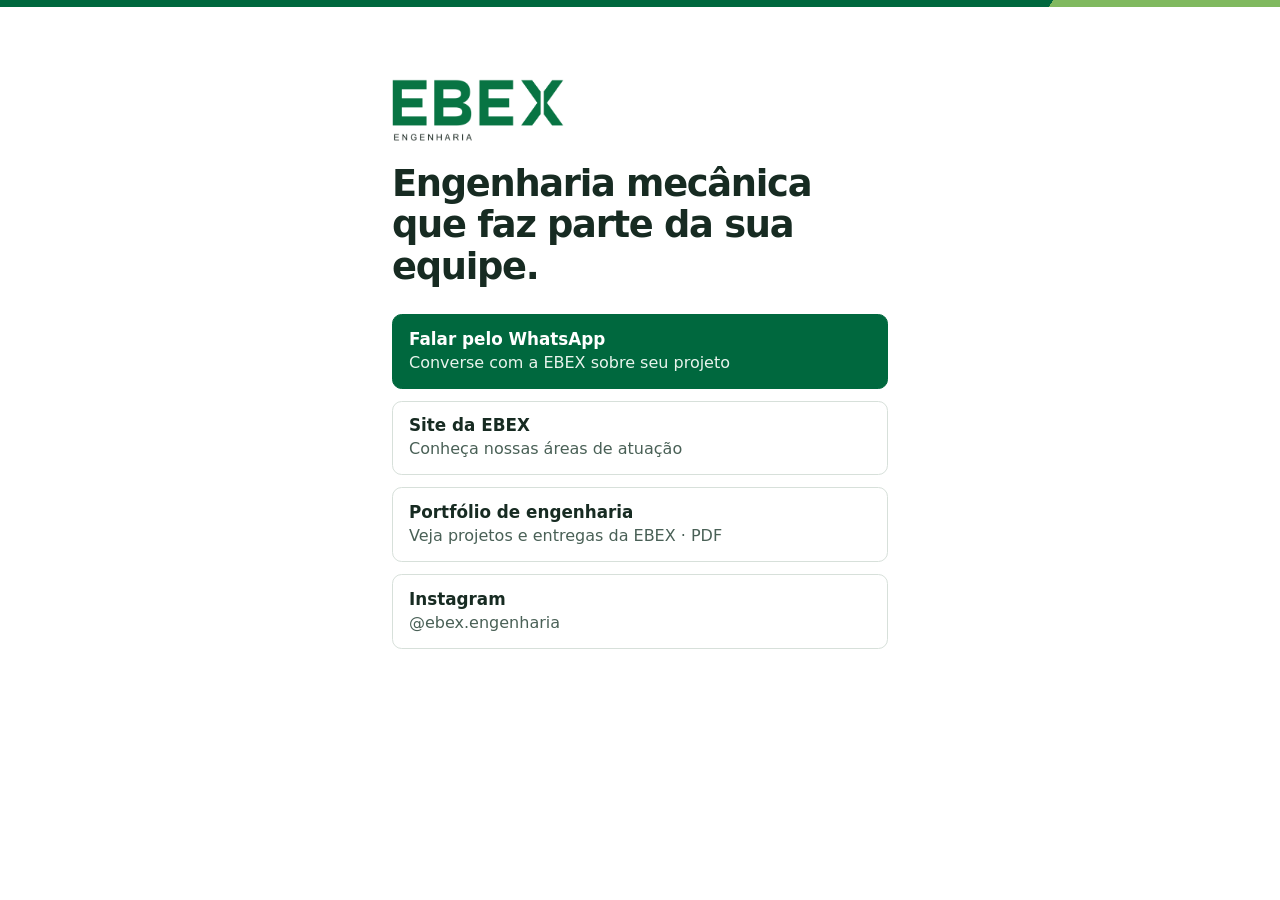
<file: public/links/index.html>
<!doctype html>
<html lang="pt-BR">
<head>
  <meta charset="utf-8">
  <meta name="viewport" content="width=device-width, initial-scale=1">
  <title>Links e contatos | EBEX Engenharia</title>
  <meta name="description" content="Fale com a EBEX Engenharia pelo WhatsApp, conheça nossos projetos no portfólio e acompanhe a empresa no Instagram.">
  <meta name="theme-color" content="#00683e">
  <link rel="canonical" href="https://www.ebexengenharia.com.br/links/">
  <link rel="icon" type="image/svg+xml" href="../assets/ebex-simbolo.svg">
  <link rel="stylesheet" href="../links.css">
</head>
<body>
  <main class="links-page">
    <header class="intro">
      <a class="home-logo" href="../" aria-label="EBEX Engenharia – voltar ao início"><img src="../assets/ebex.png" width="760" height="190" alt="EBEX Engenharia"></a>
      <h1>Engenharia mecânica<br> que faz parte da sua equipe.</h1>
    </header>

    <nav aria-label="Links e contatos da EBEX">
      <ul class="link-list">
        <li><a class="link-item link-item--primary" href="https://wa.me/5547991972105?text=Ol%C3%A1%21%20Vim%20pela%20p%C3%A1gina%20de%20links%20da%20EBEX%20e%20gostaria%20de%20conversar%20sobre%20um%20projeto.">
          <strong>Falar pelo WhatsApp</strong>
          <span>Converse com a EBEX sobre seu projeto</span>
        </a></li>
        <li><a class="link-item" href="../">
          <strong>Site da EBEX</strong>
          <span>Conheça nossas áreas de atuação</span>
        </a></li>
        <li><a class="link-item" href="../assets/portfolio-ebex.pdf">
          <strong>Portfólio de engenharia</strong>
          <span>Veja projetos e entregas da EBEX · PDF</span>
        </a></li>
        <li><a class="link-item" href="https://www.instagram.com/ebex.engenharia/">
          <strong>Instagram</strong>
          <span>@ebex.engenharia</span>
        </a></li>
      </ul>
    </nav>
  </main>
</body>
</html>
</file>
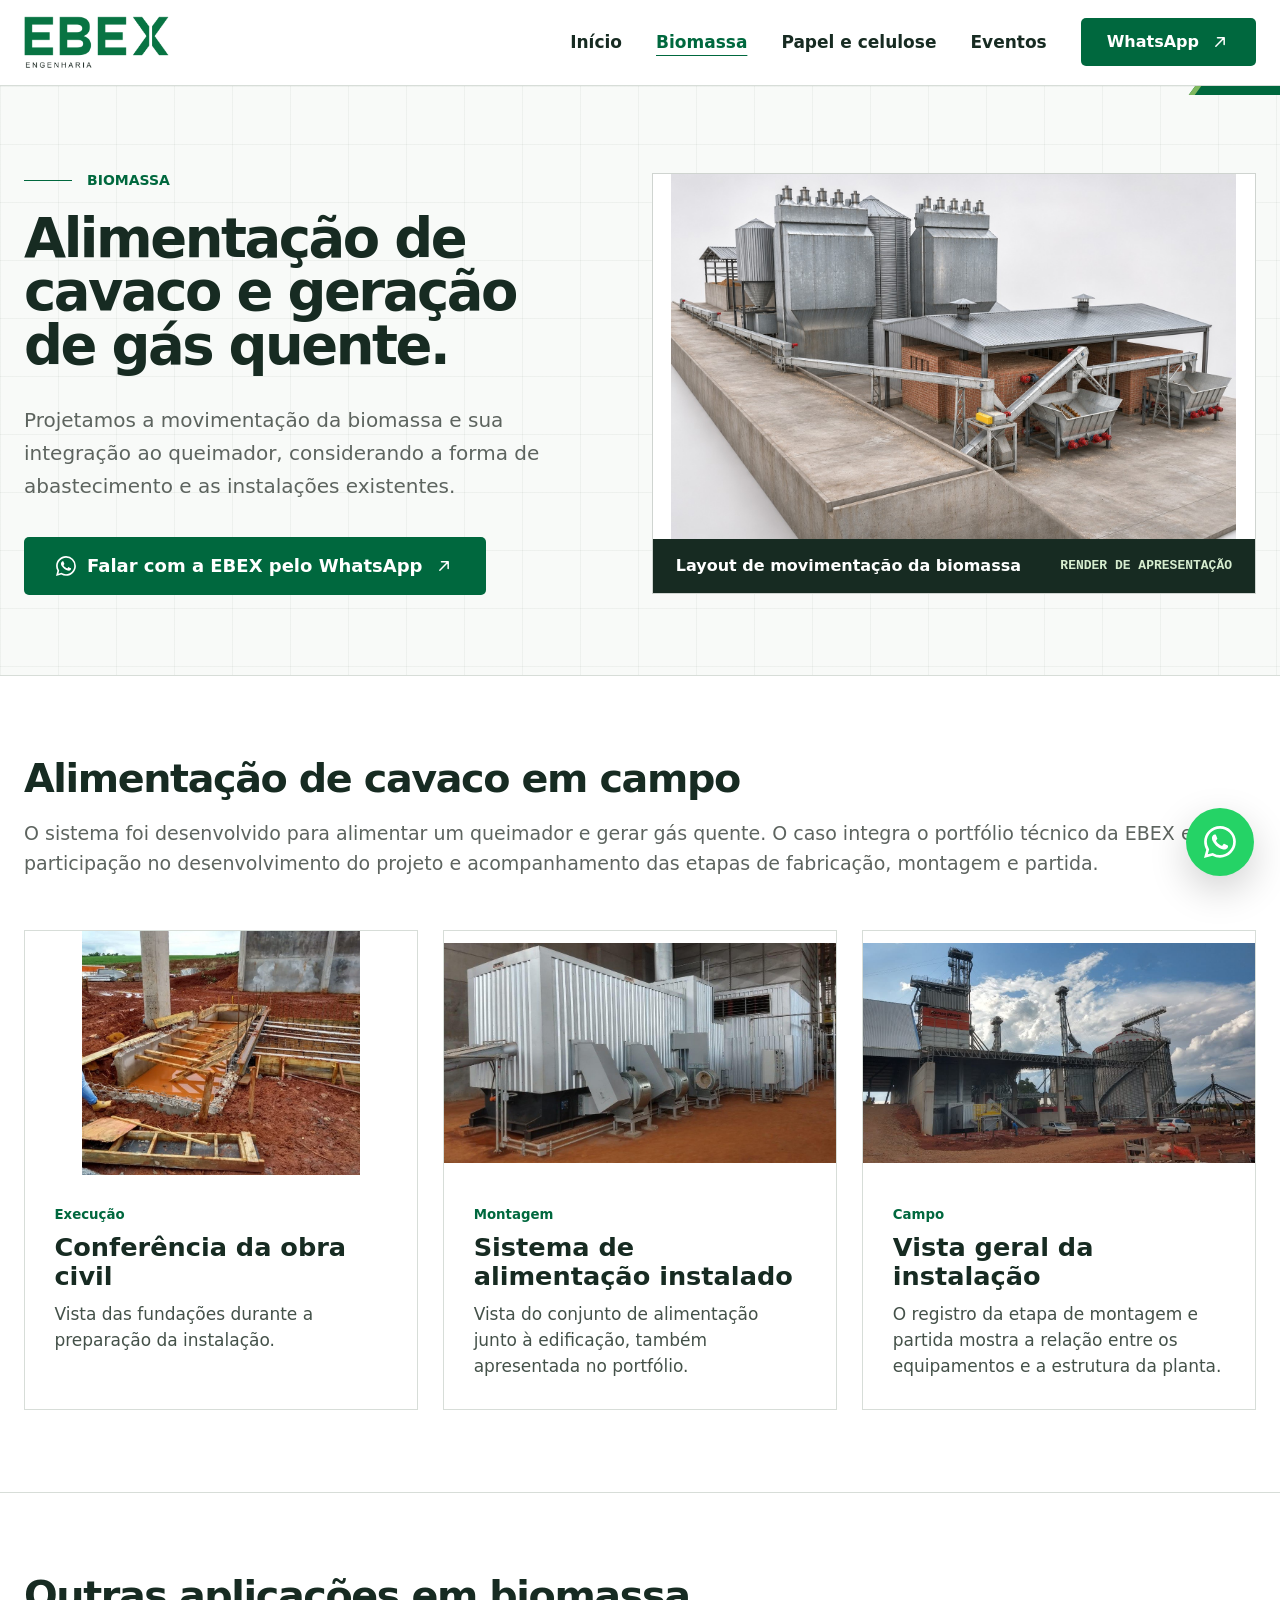
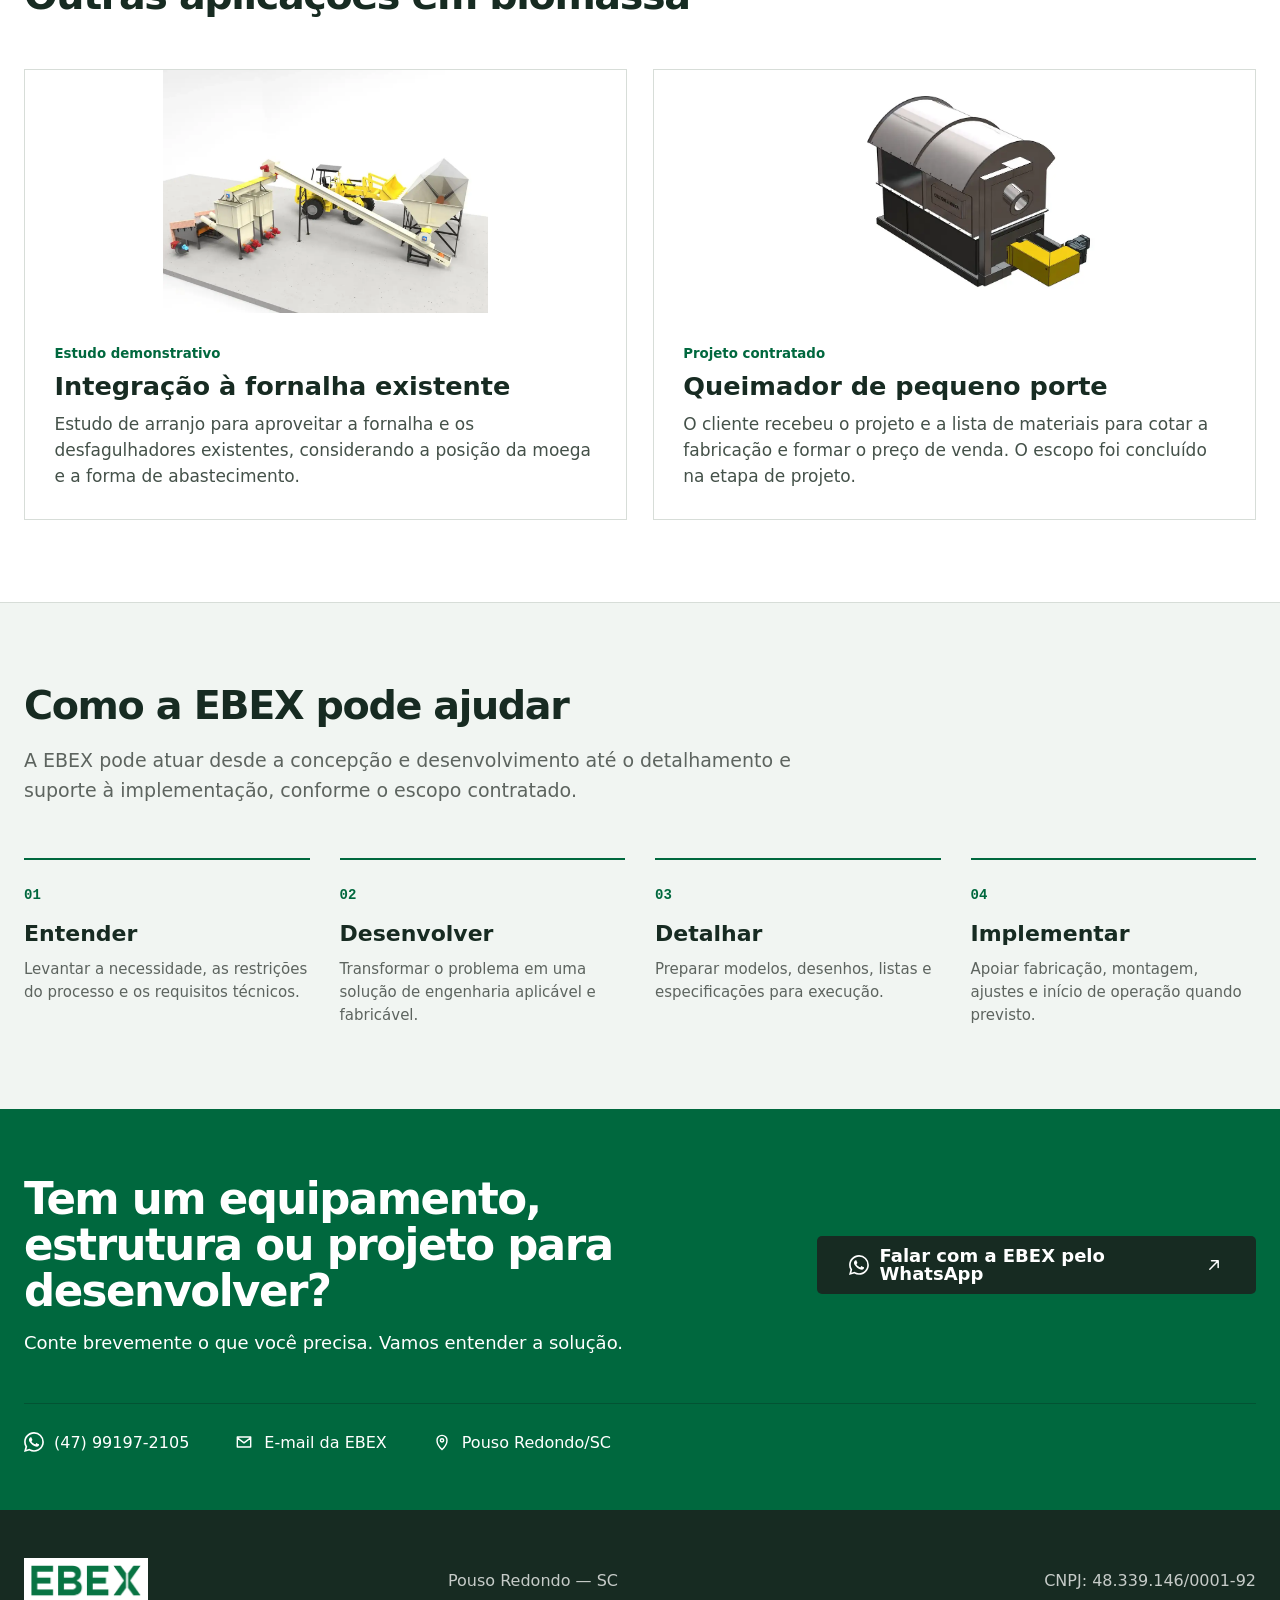
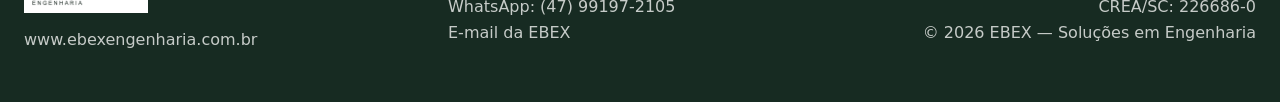
<file: public/biomassa.html>
<!doctype html>
<html lang="pt-BR">
<head>
<meta charset="utf-8">
<meta content="width=device-width, initial-scale=1" name="viewport">
<title>Alimentação de cavaco e geração de gás quente | EBEX Engenharia</title>
<meta content="Projetamos a movimentação da biomassa e sua integração ao queimador, considerando a forma de abastecimento e as instalações existentes." name="description">
<meta content="index, follow" name="robots">
<meta content="#00683e" name="theme-color">
<meta content="website" property="og:type">
<meta content="Alimentação de cavaco e geração de gás quente. | EBEX Engenharia" property="og:title">
<meta content="Projetamos a movimentação da biomassa e sua integração ao queimador, considerando a forma de abastecimento e as instalações existentes." property="og:description">
<meta content="https://www.ebexengenharia.com.br/assets/layout.jpg" property="og:image">
<meta content="https://www.ebexengenharia.com.br/biomassa.html" property="og:url">
<link href="https://www.ebexengenharia.com.br/biomassa.html" rel="canonical">
<meta content="pt_BR" property="og:locale">
<meta content="summary_large_image" name="twitter:card">
<link rel="icon" type="image/svg+xml" href="assets/ebex-simbolo.svg">
<style>
:root {
  --green: #00683e;
  --green-strong: #54a91f;
  --green-dark: #3c7f18;
  --ink: #0d0f0f;
  --dark: #0e0f14;
  --paper: #f8faf8;
  --paper-2: #f2f5f2;
  --muted: #5d645f;
  --line: #d7ddd8;
  --max: 1530px;
  --shadow: 0 16px 44px rgba(55, 122, 22, .14);
}

* { box-sizing: border-box; }
html { scroll-behavior: smooth; }
body {
  margin: 0;
  color: var(--ink);
  background: var(--paper);
  font-family: Inter, ui-sans-serif, system-ui, -apple-system, BlinkMacSystemFont, "Segoe UI", Arial, sans-serif;
  -webkit-font-smoothing: antialiased;
  text-rendering: optimizeLegibility;
}
img { display:block; max-width:100%; }
a { color: inherit; text-decoration: none; }
button, a { -webkit-tap-highlight-color: transparent; }
.container { width: min(calc(100% - 48px), var(--max)); margin-inline: auto; }

.site-header {
  height: 86px;
  display:flex;
  align-items:center;
  border-bottom:1px solid var(--line);
  background:rgba(248,250,248,.96);
}
.header-inner { display:flex; align-items:center; justify-content:space-between; gap:36px; }
.brand { width:195px; flex:0 0 auto; }
.brand img { width:195px; height:auto; }
.header-actions { display:flex; align-items:center; gap:34px; }
.nav { display:flex; align-items:center; gap:34px; font-size:17px; font-weight:600; }
.nav a { transition:color .18s ease; }
.nav a:hover { color:var(--green-dark); }

.btn {
  min-height:48px;
  display:inline-flex;
  align-items:center;
  justify-content:center;
  gap:11px;
  padding:0 25px;
  border:1px solid transparent;
  border-radius:5px;
  font-size:16px;
  font-weight:650;
  line-height:1;
  transition:transform .18s ease, box-shadow .18s ease, background .18s ease;
}
.btn:hover { transform:translateY(-1px); }
.btn-green { background:var(--green); box-shadow:var(--shadow); }
.btn-green:hover { background:var(--green-strong); }
.btn-dark { background:var(--dark); color:#fff; }
.btn-dark:hover { background:#17191f; }
.btn-lg { min-height:58px; padding-inline:31px; font-size:18px; }
.icon { width:20px; height:20px; flex:0 0 auto; }

.hero {
  position:relative;
  overflow:hidden;
  padding:86px 0 80px;
  border-bottom:1px solid var(--line);
  background-color:#f8faf8;
  background-image:
    linear-gradient(to right, rgba(18,45,21,.045) 1px, transparent 1px),
    linear-gradient(to bottom, rgba(18,45,21,.045) 1px, transparent 1px);
  background-size:58px 58px;
}
.hero-grid { display:grid; grid-template-columns:minmax(0,.96fr) minmax(500px,1.04fr); gap:70px; align-items:center; }
.eyebrow { display:flex; align-items:center; gap:15px; margin:0 0 24px; color:#4d9226; font-size:14px; font-weight:800; text-transform:uppercase; }
.eyebrow::before { content:""; width:48px; height:1px; background:var(--green); }
.hero h1 { margin:0; max-width:720px; font-size:clamp(48px,4.25vw,70px); line-height:.98; letter-spacing:-.045em; }
.hero-copy { max-width:720px; margin:32px 0 34px; color:var(--muted); font-size:20px; line-height:1.65; }
.hero-media { border:1px solid #cfd4d0; background:#fff; }
.hero-media img { display:block; width:100%; height:auto; aspect-ratio:auto; object-fit:contain; object-position:center; }
.media-caption { display:flex; justify-content:space-between; align-items:center; gap:20px; min-height:54px; padding:0 23px; background:rgba(14,15,20,.94); color:#fff; font-weight:700; }
.media-caption span:last-child { color:var(--green); font-size:13px; font-family:ui-monospace, SFMono-Regular, Menlo, monospace; text-transform:uppercase; }

.section { padding:82px 0; }
.section-head { margin-bottom:52px; }
.section-head h2 { margin:0 0 18px; font-size:clamp(38px,3.1vw,54px); letter-spacing:-.035em; line-height:1.05; }
.section-head p { margin:0; color:var(--muted); font-size:19px; line-height:1.6; }

.services { background:var(--paper-2); }
.service-grid { display:grid; grid-template-columns:repeat(4,1fr); border:1px solid var(--line); background:var(--paper); }
.service-card { min-height:300px; padding:43px 36px; border-right:1px solid var(--line); }
.service-card:last-child { border-right:0; }
.service-n { display:block; margin-bottom:30px; color:var(--green-dark); font:600 15px ui-monospace, SFMono-Regular, Menlo, monospace; }
.service-card h3 { margin:0 0 19px; font-size:22px; line-height:1.35; }
.service-card p { margin:0; color:var(--muted); font-size:17px; line-height:1.65; }

.statement { padding:70px 0 76px; background:var(--dark); text-align:center; color:#fff; }
.statement h2 { max-width:800px; margin:0 auto 26px; font-size:clamp(44px,4vw,66px); line-height:.96; letter-spacing:-.04em; }
.statement p { max-width:1100px; margin:0 auto; color:var(--green); font-size:clamp(22px,2vw,31px); line-height:1.35; }

.experience { padding-top:86px; }
.experience-top { display:grid; grid-template-columns:.9fr 1.1fr; gap:70px; align-items:end; margin-bottom:28px; }
.small-label { margin:0 0 18px; color:#3f8420; font-size:14px; font-weight:800; text-transform:uppercase; }
.experience h2 { max-width:620px; margin:0; font-size:clamp(40px,3.2vw,58px); line-height:1.05; letter-spacing:-.035em; }
.metrics { display:grid; grid-template-columns:1fr 1fr; border:1px solid var(--line); }
.metric { min-height:172px; padding:30px; }
.metric + .metric { border-left:1px solid var(--line); }
.metric strong { display:block; color:#3f8420; font-size:42px; line-height:1; margin-bottom:18px; }
.metric span { color:var(--muted); font-size:16px; line-height:1.5; }
.sectors { margin:28px 0 46px; padding-left:20px; border-left:2px solid var(--green); color:var(--muted); font-size:16px; line-height:1.65; }

.project-grid { display:grid; grid-template-columns:repeat(6,1fr); gap:18px; }
.project-card { position:relative; overflow:hidden; border:1px solid #cfd4d0; background:#fff; grid-column:span 3; }
.project-card.wide { grid-column:span 6; }
.project-card.third { grid-column:span 2; }
.project-card img { width:100%; height:400px; object-fit:cover; transition:transform .45s ease; }
.project-card.wide img { height:430px; }
.project-card.third img { height:300px; }
.project-card:hover img { transform:scale(1.015); }
.project-title { position:absolute; left:0; right:0; bottom:0; min-height:54px; display:flex; align-items:center; padding:0 22px; background:rgba(14,15,20,.91); color:#fff; font-size:17px; font-weight:700; }
.project-card.contain img { object-fit:contain; padding:26px; background:#fff; }
.project-note { margin:27px 0 0; color:var(--muted); font-size:14px; line-height:1.55; }

.process { border-top:1px solid var(--line); background:var(--paper-2); }
.process-intro { max-width:830px; }
.process-grid { display:grid; grid-template-columns:repeat(4,1fr); gap:30px; margin-top:48px; }
.process-step { padding-top:27px; border-top:2px solid var(--green); }
.process-step span { display:block; margin-bottom:18px; color:var(--green-dark); font:700 14px ui-monospace, SFMono-Regular, Menlo, monospace; }
.process-step h3 { margin:0 0 12px; font-size:22px; }
.process-step p { margin:0; color:var(--muted); font-size:15px; line-height:1.55; }

.cta { background:var(--green); padding:68px 0 58px; }
.cta-top { display:grid; grid-template-columns:1.25fr .75fr; gap:60px; align-items:center; }
.cta h2 { max-width:780px; margin:0 0 18px; font-size:clamp(40px,3.4vw,60px); line-height:1.05; letter-spacing:-.035em; }
.cta p { margin:0; font-size:18px; }
.cta-action { justify-self:end; }
.contact-strip { display:flex; flex-wrap:wrap; gap:28px 45px; margin-top:50px; padding-top:28px; border-top:1px solid rgba(12,13,15,.22); }
.contact-link { display:inline-flex; align-items:center; gap:10px; font-size:16px; }
.contact-link:hover { text-decoration:underline; text-underline-offset:4px; }

.footer { background:var(--dark); color:#fff; padding:48px 0 50px; }
.footer-grid { display:grid; grid-template-columns:1fr 1fr 1fr; gap:40px; align-items:start; }
.footer-brand { color:var(--green); font-size:29px; font-weight:800; }
.footer p { margin:10px 0 0; color:#c6cbc8; line-height:1.6; }
.footer-right { text-align:right; }
.footer a:hover { color:#fff; }

.floating-wa {
  position:fixed;
  right:26px;
  bottom:24px;
  z-index:50;
  width:68px;
  height:68px;
  display:flex;
  align-items:center;
  justify-content:center;
  border-radius:50%;
  background:#25d366;
  color:#fff;
  box-shadow:0 14px 38px rgba(0,0,0,.18);
  transition:transform .18s ease, background .18s ease;
}
.floating-wa:hover { transform:translateY(-3px) scale(1.02); background:#20bd5a; }
.floating-wa svg { width:32px; height:32px; display:block; }

@media (max-width: 1150px) {
  .hero-grid { grid-template-columns:1fr; gap:48px; }
  .hero-copy { max-width:820px; }
  .hero-media { max-width:900px; }
  .service-grid { grid-template-columns:1fr 1fr; }
  .service-card { border-bottom:1px solid var(--line); }
  .service-card:nth-child(2) { border-right:0; }
  .service-card:nth-child(3), .service-card:nth-child(4) { border-bottom:0; }
  .experience-top { grid-template-columns:1fr; }
  .metrics { max-width:800px; }
}

@media (max-width: 820px) {
  .container { width:min(calc(100% - 30px), var(--max)); }
  .site-header { height:74px; }
  .brand, .brand img { width:155px; }
  .nav { display:none; }
  .header-actions { gap:14px; }
  .header-actions .btn { min-height:43px; padding:0 16px; font-size:14px; }
  .hero { padding:58px 0 56px; background-size:42px 42px; }
  .hero h1 { font-size:clamp(42px,12vw,60px); }
  .hero-copy { margin-top:24px; font-size:18px; }
  .btn-lg { width:100%; }
  .section { padding:62px 0; }
  .service-grid { grid-template-columns:1fr; }
  .service-card { min-height:auto; border-right:0; border-bottom:1px solid var(--line) !important; }
  .service-card:last-child { border-bottom:0 !important; }
  .statement { padding:58px 0 62px; }
  .experience-top { gap:36px; }
  .metrics { grid-template-columns:1fr; }
  .metric + .metric { border-left:0; border-top:1px solid var(--line); }
  .project-grid { grid-template-columns:1fr; gap:14px; }
  .project-card, .project-card.wide, .project-card.third { grid-column:auto; }
  .project-card img, .project-card.wide img, .project-card.third img { height:auto; max-height:420px; aspect-ratio:16/10; }
  .project-card.contain img { max-height:360px; }
  .process-grid { grid-template-columns:1fr 1fr; }
  .cta-top { grid-template-columns:1fr; gap:34px; }
  .cta-action { justify-self:stretch; }
  .cta-action .btn { width:100%; }
  .contact-strip { gap:18px 28px; }
  .footer-grid { grid-template-columns:1fr; gap:26px; }
  .footer-right { text-align:left; }
  .floating-wa { right:18px; bottom:18px; width:60px; height:60px; }
}

@media (max-width: 520px) {
  .header-actions .btn span { display:none; }
  .header-actions .btn { width:44px; padding:0; }
  .media-caption { padding-inline:15px; font-size:13px; }
  .media-caption span:last-child { display:none; }
  .section-head { margin-bottom:36px; }
  .process-grid { grid-template-columns:1fr; }
  .contact-strip { flex-direction:column; gap:15px; }
}

@media (prefers-reduced-motion: reduce) {
  html { scroll-behavior:auto; }
  *, *::before, *::after { transition:none !important; animation:none !important; }
}


:root{--green:#00683e;--green-strong:#005431;--green-dark:#00683e;--ink:#172b22;--dark:#172b22;--paper:#fff;--paper-2:#f1f5f2;--shadow:none}
.site-header{background:white}.brand,.brand img{width:145px}.btn-green,.cta{color:white}.eyebrow,.small-label{color:var(--green)}.media-caption{background:#172b22}.media-caption span:last-child,.statement p{color:#d6edcf}.hero-media{margin:0}.hero-media img{aspect-ratio:1.65;object-fit:contain}.nav a[aria-current]{color:var(--green-dark);text-decoration:underline;text-underline-offset:7px}.footer-logo{width:124px;background:white;padding:7px}.contact-link{color:inherit}.case-grid{display:grid;grid-template-columns:repeat(auto-fit,minmax(min(100%,280px),1fr));gap:26px}.case-grid article{background:white;border:1px solid var(--line)}.case-grid img{width:100%;height:230px;object-fit:contain;background:#f8faf8}.case-grid article div{padding:24px}.case-grid h3{margin:0 0 10px;font-size:24px}.case-grid p{margin:0;color:var(--muted);line-height:1.6}.case-grid a{color:#00683e;text-decoration:underline}.cta .contact-link{color:white}.hero:after{content:"";position:absolute;right:-10px;top:0;width:92px;height:9px;transform:skewX(-36deg);background:#00683e;border-left:6px solid #80b95f;pointer-events:none}
@media(max-width:820px){.site-header{height:auto;padding:12px 0}.header-inner{flex-wrap:wrap;gap:10px}.header-actions{display:contents}.header-actions>.btn{margin-left:auto}.nav{display:flex;order:3;width:100%;gap:24px;border-top:1px solid var(--line);padding:10px 0 1px;font-size:16px}.brand,.brand img{width:116px}.hero-grid{grid-template-columns:minmax(0,1fr)}.header-actions .btn span{display:inline}.header-actions .btn{width:auto;padding:0 14px}}
</style>
<link rel="stylesheet" href="projetos.css">
</head>
<body>
<header class="site-header">
<div class="container header-inner">
<a aria-label="EBEX Engenharia – voltar ao início" class="brand" href="./">
<img alt="EBEX Engenharia" height="190" src="assets/ebex.png" width="760">
</a>
<div class="header-actions">
<nav aria-label="Navegação principal" class="nav"><a href="index.html">Início</a><a href="biomassa.html" aria-current="page">Biomassa</a><a href="papel-e-celulose.html">Papel e celulose</a><a href="eventos.html">Eventos</a></nav>
<a aria-label="Falar com a EBEX pelo WhatsApp" class="btn btn-green" href="https://wa.me/5547991972105?text=Ol%C3%A1%2C%20vim%20pelo%20site%20da%20EBEX%20e%20gostaria%20de%20conversar%20sobre%20um%20projeto." rel="noopener" target="_blank">
<span>WhatsApp</span>
<svg aria-hidden="true" class="icon" fill="none" viewbox="0 0 24 24"><path d="M7 17 17 7M9 7h8v8" stroke="currentColor" stroke-linecap="round" stroke-linejoin="round" stroke-width="1.8"></path></svg>
</a>
</div>
</div>
</header>
<main><section class="hero" id="inicio">
<div class="container hero-grid">
<div>
<p class="eyebrow">Biomassa</p>
<h1>Alimentação de cavaco e geração de gás quente.</h1>
<p class="hero-copy">Projetamos a movimentação da biomassa e sua integração ao queimador, considerando a forma de abastecimento e as instalações existentes.</p>
<a class="btn btn-green btn-lg" href="https://wa.me/5547991972105?text=Ol%C3%A1%2C%20vim%20pelo%20site%20da%20EBEX%20e%20gostaria%20de%20conversar%20sobre%20um%20projeto." rel="noopener" target="_blank">
<svg aria-hidden="true" class="icon" fill="currentColor" viewbox="0 0 16 16"><path d="M13.601 2.326A7.85 7.85 0 0 0 7.994 0C3.627 0 .068 3.558.064 7.926c0 1.399.366 2.76 1.057 3.965L0 16l4.204-1.102a7.93 7.93 0 0 0 3.79.965h.004c4.368 0 7.926-3.558 7.93-7.93a7.9 7.9 0 0 0-2.327-5.607M7.994 14.521a6.6 6.6 0 0 1-3.356-.92l-.24-.144-2.494.654.666-2.433-.156-.25a6.56 6.56 0 0 1-1.007-3.505c0-3.633 2.957-6.59 6.594-6.59a6.55 6.55 0 0 1 4.66 1.931 6.56 6.56 0 0 1 1.928 4.66c-.004 3.639-2.961 6.597-6.595 6.597m3.615-4.934c-.197-.099-1.17-.578-1.353-.646-.182-.066-.315-.099-.445.099-.132.197-.511.646-.627.778-.116.132-.231.148-.429.05-.197-.1-.836-.308-1.591-.981-.588-.525-.985-1.173-1.1-1.371-.116-.198-.012-.305.087-.403.09-.09.198-.231.297-.347.1-.116.132-.198.198-.33.066-.132.033-.248-.017-.347-.05-.099-.445-1.073-.61-1.47-.16-.389-.323-.336-.445-.342l-.379-.007a.73.73 0 0 0-.528.248c-.182.198-.693.677-.693 1.654s.71 1.916.81 2.049c.099.132 1.397 2.132 3.383 2.992.473.203.842.324 1.13.415.475.151.907.13 1.248.079.38-.057 1.17-.479 1.336-.942.165-.462.165-.858.116-.942-.05-.083-.182-.132-.38-.23"></path></svg>
            Falar com a EBEX pelo WhatsApp
            <svg aria-hidden="true" class="icon" fill="none" viewbox="0 0 24 24"><path d="M7 17 17 7M9 7h8v8" stroke="currentColor" stroke-linecap="round" stroke-linejoin="round" stroke-width="1.8"></path></svg>
</a>
</div>
<figure class="hero-media"><img fetchpriority="high" src="assets/layout.jpg" alt="Render do layout de movimentação de biomassa"><figcaption class="media-caption"><span>Layout de movimentação da biomassa</span><span>Render de apresentação</span></figcaption></figure>
</div>
</section><section class="section editorial"><div class="container"><header class="section-head"><h2>Alimentação de cavaco em campo</h2><p>O sistema foi desenvolvido para alimentar um queimador e gerar gás quente. O caso integra o portfólio técnico da EBEX e reúne participação no desenvolvimento do projeto e acompanhamento das etapas de fabricação, montagem e partida.</p></header><div class="projects"><figure class="project"><a href="assets/civil.jpg" aria-label="Ampliar imagem: Conferência da obra civil"><img src="assets/civil.jpg" alt="Conferência da obra civil" loading="lazy"></a><figcaption><small>Execução</small><h3>Conferência da obra civil</h3><p>Vista das fundações durante a preparação da instalação.</p></figcaption></figure>
<figure class="project"><a href="assets/alimentador.jpg" aria-label="Ampliar imagem: Sistema de alimentação instalado"><img src="assets/alimentador.jpg" alt="Sistema de alimentação instalado" loading="lazy"></a><figcaption><small>Montagem</small><h3>Sistema de alimentação instalado</h3><p>Vista do conjunto de alimentação junto à edificação, também apresentada no portfólio.</p></figcaption></figure>
<figure class="project"><a href="assets/partida.jpg" aria-label="Ampliar imagem: Vista geral da instalação"><img src="assets/partida.jpg" alt="Vista geral da instalação" loading="lazy"></a><figcaption><small>Campo</small><h3>Vista geral da instalação</h3><p>O registro da etapa de montagem e partida mostra a relação entre os equipamentos e a estrutura da planta.</p></figcaption></figure></div></div></section><section class="section editorial"><div class="container"><header class="section-head"><h2>Outras aplicações em biomassa</h2></header><div class="projects"><figure class="project"><a href="assets/moega.webp" aria-label="Ampliar imagem: Integração à fornalha existente"><img src="assets/moega.webp" alt="Integração à fornalha existente" loading="lazy"></a><figcaption><small>Estudo demonstrativo</small><h3>Integração à fornalha existente</h3><p>Estudo de arranjo para aproveitar a fornalha e os desfagulhadores existentes, considerando a posição da moega e a forma de abastecimento.</p></figcaption></figure>
<figure class="project"><a href="assets/queimador.webp" aria-label="Ampliar imagem: Queimador de pequeno porte"><img src="assets/queimador.webp" alt="Queimador de pequeno porte" loading="lazy"></a><figcaption><small>Projeto contratado</small><h3>Queimador de pequeno porte</h3><p>O cliente recebeu o projeto e a lista de materiais para cotar a fabricação e formar o preço de venda. O escopo foi concluído na etapa de projeto.</p></figcaption></figure></div></div></section><section class="section process" id="processo">
<div class="container">
<header class="section-head process-intro">
<h2>Como a EBEX pode ajudar</h2>
<p>A EBEX pode atuar desde a concepção e desenvolvimento até o detalhamento e suporte à implementação, conforme o escopo contratado.</p>
</header>
<div class="process-grid">
<article class="process-step"><span>01</span><h3>Entender</h3><p>Levantar a necessidade, as restrições do processo e os requisitos técnicos.</p></article>
<article class="process-step"><span>02</span><h3>Desenvolver</h3><p>Transformar o problema em uma solução de engenharia aplicável e fabricável.</p></article>
<article class="process-step"><span>03</span><h3>Detalhar</h3><p>Preparar modelos, desenhos, listas e especificações para execução.</p></article>
<article class="process-step"><span>04</span><h3>Implementar</h3><p>Apoiar fabricação, montagem, ajustes e início de operação quando previsto.</p></article>
</div>
</div>
</section><section class="cta" id="contato">
<div class="container">
<div class="cta-top">
<div>
<h2>Tem um equipamento, estrutura ou projeto para desenvolver?</h2>
<p>Conte brevemente o que você precisa. Vamos entender a solução.</p>
</div>
<div class="cta-action">
<a class="btn btn-dark btn-lg" href="https://wa.me/5547991972105?text=Ol%C3%A1%2C%20vim%20pelo%20site%20da%20EBEX%20e%20gostaria%20de%20conversar%20sobre%20um%20projeto." rel="noopener" target="_blank">
<svg aria-hidden="true" class="icon" fill="currentColor" viewbox="0 0 16 16"><path d="M13.601 2.326A7.85 7.85 0 0 0 7.994 0C3.627 0 .068 3.558.064 7.926c0 1.399.366 2.76 1.057 3.965L0 16l4.204-1.102a7.93 7.93 0 0 0 3.79.965h.004c4.368 0 7.926-3.558 7.93-7.93a7.9 7.9 0 0 0-2.327-5.607M7.994 14.521a6.6 6.6 0 0 1-3.356-.92l-.24-.144-2.494.654.666-2.433-.156-.25a6.56 6.56 0 0 1-1.007-3.505c0-3.633 2.957-6.59 6.594-6.59a6.55 6.55 0 0 1 4.66 1.931 6.56 6.56 0 0 1 1.928 4.66c-.004 3.639-2.961 6.597-6.595 6.597m3.615-4.934c-.197-.099-1.17-.578-1.353-.646-.182-.066-.315-.099-.445.099-.132.197-.511.646-.627.778-.116.132-.231.148-.429.05-.197-.1-.836-.308-1.591-.981-.588-.525-.985-1.173-1.1-1.371-.116-.198-.012-.305.087-.403.09-.09.198-.231.297-.347.1-.116.132-.198.198-.33.066-.132.033-.248-.017-.347-.05-.099-.445-1.073-.61-1.47-.16-.389-.323-.336-.445-.342l-.379-.007a.73.73 0 0 0-.528.248c-.182.198-.693.677-.693 1.654s.71 1.916.81 2.049c.099.132 1.397 2.132 3.383 2.992.473.203.842.324 1.13.415.475.151.907.13 1.248.079.38-.057 1.17-.479 1.336-.942.165-.462.165-.858.116-.942-.05-.083-.182-.132-.38-.23"></path></svg>
              Falar com a EBEX pelo WhatsApp
              <svg aria-hidden="true" class="icon" fill="none" viewbox="0 0 24 24"><path d="M7 17 17 7M9 7h8v8" stroke="currentColor" stroke-linecap="round" stroke-linejoin="round" stroke-width="1.8"></path></svg>
</a>
</div>
</div>
<div class="contact-strip">
<a aria-label="WhatsApp da EBEX" class="contact-link" href="https://wa.me/5547991972105" rel="noopener" target="_blank">
<svg aria-hidden="true" class="icon" fill="currentColor" viewbox="0 0 16 16"><path d="M13.601 2.326A7.85 7.85 0 0 0 7.994 0C3.627 0 .068 3.558.064 7.926c0 1.399.366 2.76 1.057 3.965L0 16l4.204-1.102a7.93 7.93 0 0 0 3.79.965h.004c4.368 0 7.926-3.558 7.93-7.93a7.9 7.9 0 0 0-2.327-5.607M7.994 14.521a6.6 6.6 0 0 1-3.356-.92l-.24-.144-2.494.654.666-2.433-.156-.25a6.56 6.56 0 0 1-1.007-3.505c0-3.633 2.957-6.59 6.594-6.59a6.55 6.55 0 0 1 4.66 1.931 6.56 6.56 0 0 1 1.928 4.66c-.004 3.639-2.961 6.597-6.595 6.597m3.615-4.934c-.197-.099-1.17-.578-1.353-.646-.182-.066-.315-.099-.445.099-.132.197-.511.646-.627.778-.116.132-.231.148-.429.05-.197-.1-.836-.308-1.591-.981-.588-.525-.985-1.173-1.1-1.371-.116-.198-.012-.305.087-.403.09-.09.198-.231.297-.347.1-.116.132-.198.198-.33.066-.132.033-.248-.017-.347-.05-.099-.445-1.073-.61-1.47-.16-.389-.323-.336-.445-.342l-.379-.007a.73.73 0 0 0-.528.248c-.182.198-.693.677-.693 1.654s.71 1.916.81 2.049c.099.132 1.397 2.132 3.383 2.992.473.203.842.324 1.13.415.475.151.907.13 1.248.079.38-.057 1.17-.479 1.336-.942.165-.462.165-.858.116-.942-.05-.083-.182-.132-.38-.23"></path></svg>
            (47) 99197-2105
          </a>
<a class="contact-link" href="mailto:gustavo@ebexengenharia.com.br">
<svg aria-hidden="true" class="icon" fill="none" viewbox="0 0 24 24"><path d="M4 6h16v12H4zM4 7l8 6 8-6" stroke="currentColor" stroke-linejoin="round" stroke-width="1.7"></path></svg>
            E-mail da EBEX
          </a>
<span class="contact-link">
<svg aria-hidden="true" class="icon" fill="none" viewbox="0 0 24 24"><path d="M12 21s6-5.1 6-11a6 6 0 1 0-12 0c0 5.9 6 11 6 11Z" stroke="currentColor" stroke-width="1.7"></path><circle cx="12" cy="10" r="2" stroke="currentColor" stroke-width="1.7"></circle></svg>
            Pouso Redondo/SC
          </span>
</div>
</div>
</section></main>
<footer class="footer">
<div class="container footer-grid">
<div><a class="footer-home" href="./" aria-label="EBEX Engenharia – voltar ao início"><img class="footer-logo" src="assets/ebex.png" alt="EBEX Engenharia"></a><p><a href="https://www.ebexengenharia.com.br/">www.ebexengenharia.com.br</a></p></div>
<div><p>Pouso Redondo — SC<br><a href="https://wa.me/5547991972105" rel="noopener" target="_blank">WhatsApp: (47) 99197-2105</a><br><a href="mailto:gustavo@ebexengenharia.com.br">E-mail da EBEX</a></p></div>
<div class="footer-right"><p>CNPJ: 48.339.146/0001-92<br>CREA/SC: 226686-0<br>© <span data-year="">2026</span> EBEX — Soluções em Engenharia</p></div>
</div>
</footer>
<a aria-label="Falar com a EBEX pelo WhatsApp" class="floating-wa" href="https://wa.me/5547991972105?text=Ol%C3%A1%2C%20vim%20pelo%20site%20da%20EBEX%20e%20gostaria%20de%20conversar%20sobre%20um%20projeto." rel="noopener" target="_blank" title="Falar com a EBEX pelo WhatsApp">
<svg aria-hidden="true" fill="currentColor" viewbox="0 0 16 16"><path d="M13.601 2.326A7.85 7.85 0 0 0 7.994 0C3.627 0 .068 3.558.064 7.926c0 1.399.366 2.76 1.057 3.965L0 16l4.204-1.102a7.93 7.93 0 0 0 3.79.965h.004c4.368 0 7.926-3.558 7.93-7.93a7.9 7.9 0 0 0-2.327-5.607M7.994 14.521a6.6 6.6 0 0 1-3.356-.92l-.24-.144-2.494.654.666-2.433-.156-.25a6.56 6.56 0 0 1-1.007-3.505c0-3.633 2.957-6.59 6.594-6.59a6.55 6.55 0 0 1 4.66 1.931 6.56 6.56 0 0 1 1.928 4.66c-.004 3.639-2.961 6.597-6.595 6.597m3.615-4.934c-.197-.099-1.17-.578-1.353-.646-.182-.066-.315-.099-.445.099-.132.197-.511.646-.627.778-.116.132-.231.148-.429.05-.197-.1-.836-.308-1.591-.981-.588-.525-.985-1.173-1.1-1.371-.116-.198-.012-.305.087-.403.09-.09.198-.231.297-.347.1-.116.132-.198.198-.33.066-.132.033-.248-.017-.347-.05-.099-.445-1.073-.61-1.47-.16-.389-.323-.336-.445-.342l-.379-.007a.73.73 0 0 0-.528.248c-.182.198-.693.677-.693 1.654s.71 1.916.81 2.049c.099.132 1.397 2.132 3.383 2.992.473.203.842.324 1.13.415.475.151.907.13 1.248.079.38-.057 1.17-.479 1.336-.942.165-.462.165-.858.116-.942-.05-.083-.182-.132-.38-.23"></path></svg>
</a>
<script>
(() => {
  const year = document.querySelector('[data-year]');
  if (year) year.textContent = new Date().getFullYear();
})();

</script>
</body>
</html>
</file>
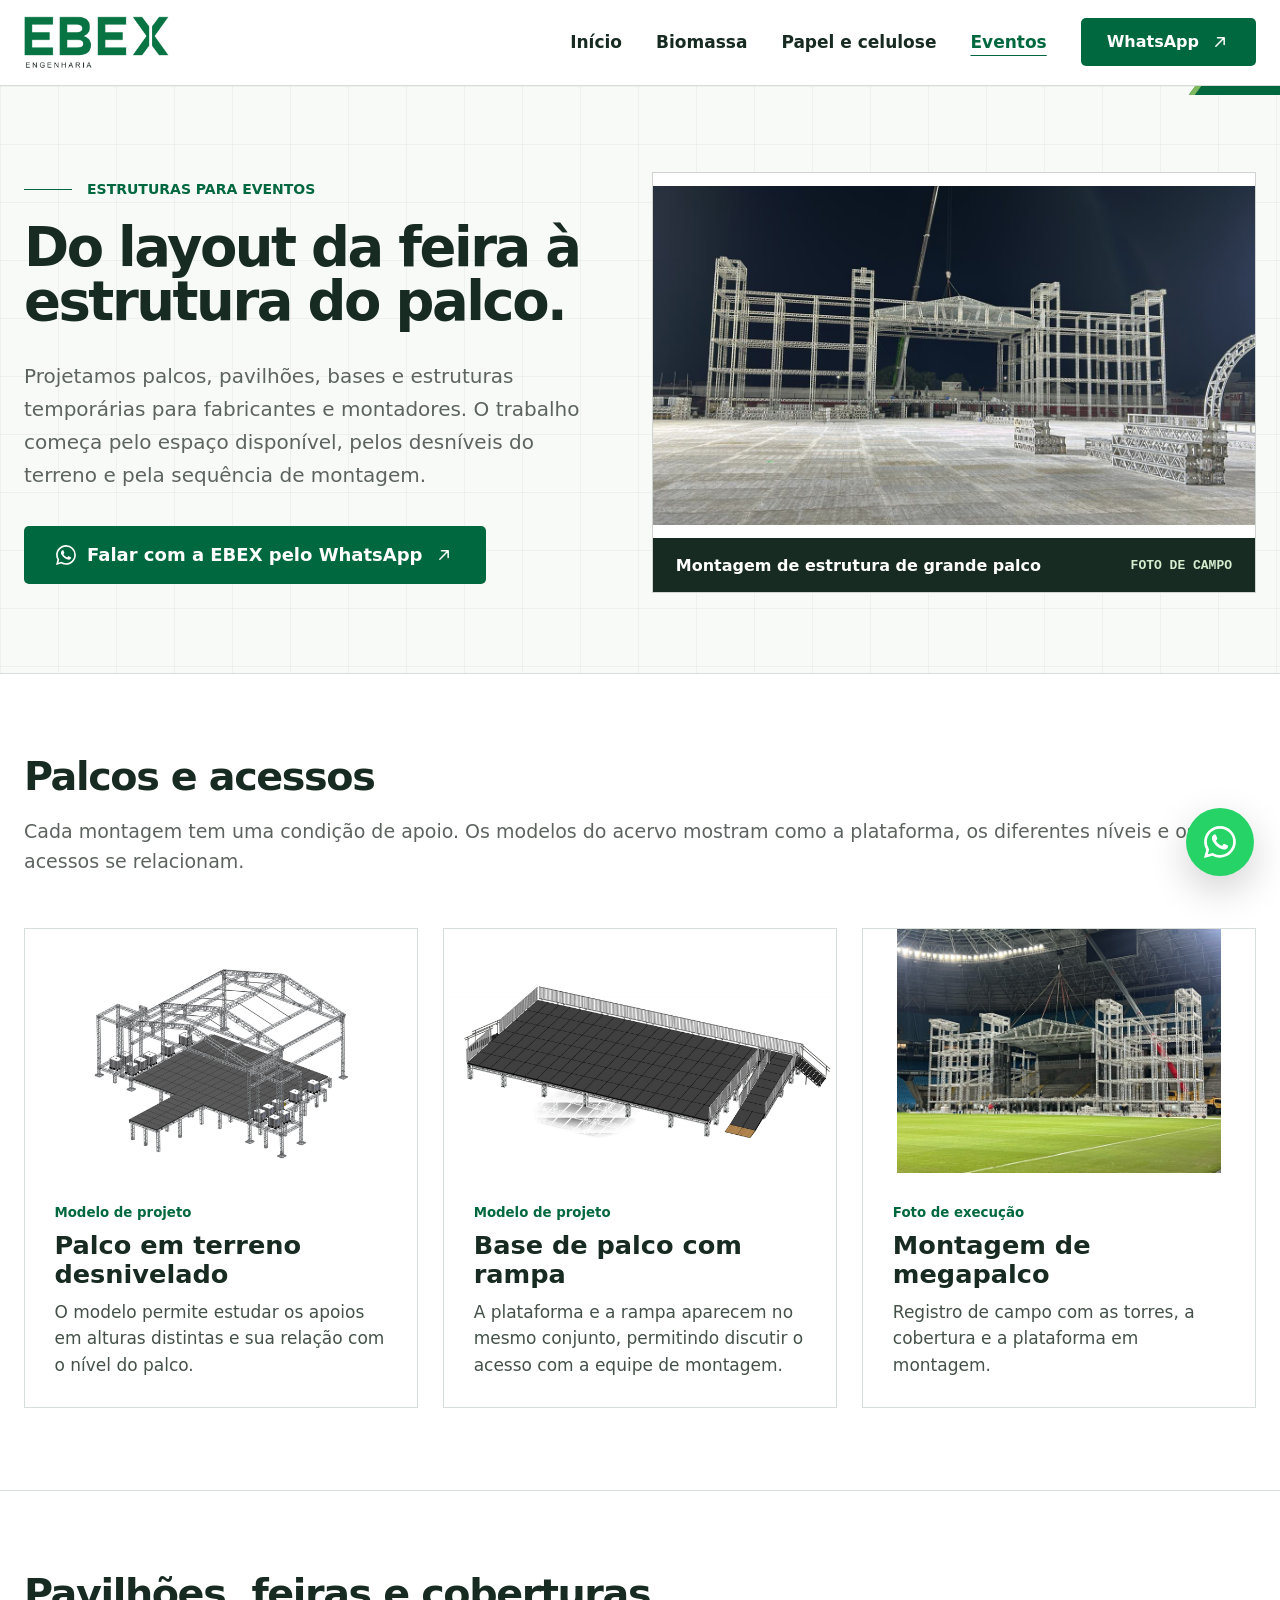
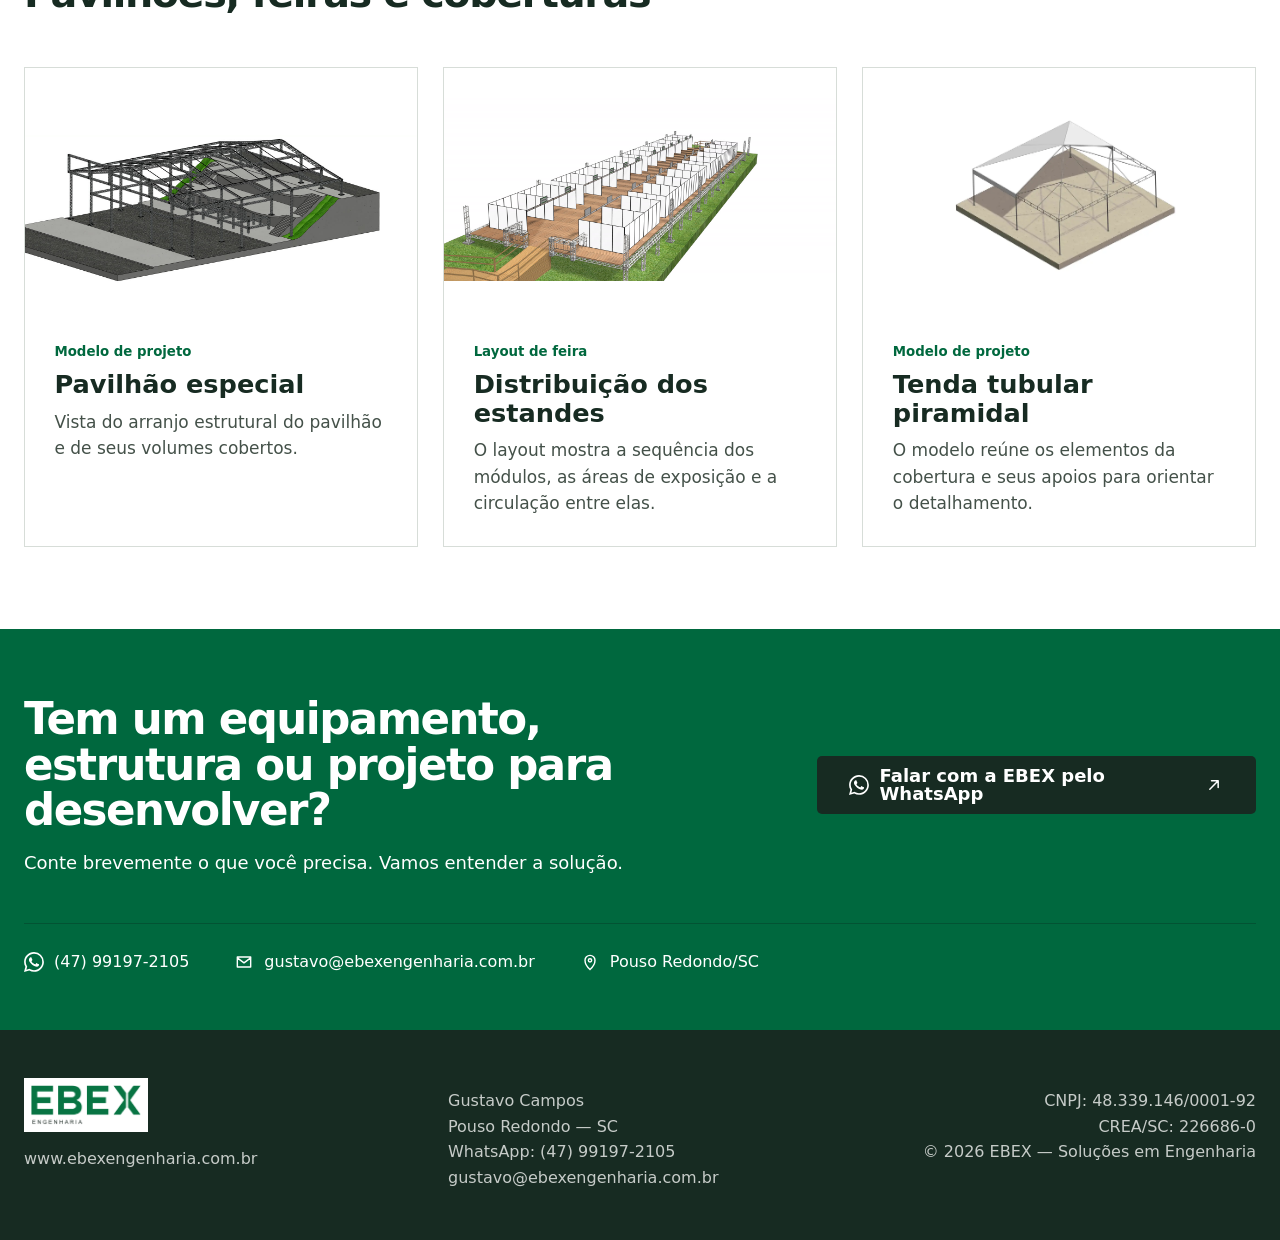
<file: public/eventos.html>
<!doctype html>
<html lang="pt-BR">
<head>
<meta charset="utf-8">
<meta content="width=device-width, initial-scale=1" name="viewport">
<title>Do layout da feira à estrutura do palco. | EBEX Engenharia</title>
<meta content="Projetamos palcos, pavilhões, bases e estruturas temporárias para fabricantes e montadores. O trabalho começa pelo espaço disponível, pelos desníveis do terreno e pela sequência de montagem." name="description">
<meta content="index, follow" name="robots">
<meta content="#00683e" name="theme-color">
<meta content="website" property="og:type">
<meta content="Do layout da feira à estrutura do palco. | EBEX Engenharia" property="og:title">
<meta content="Projetamos palcos, pavilhões, bases e estruturas temporárias para fabricantes e montadores. O trabalho começa pelo espaço disponível, pelos desníveis do terreno e pela sequência de montagem." property="og:description">
<meta content="https://www.ebexengenharia.com.br/assets/megapalco.jpg" property="og:image">
<meta content="https://www.ebexengenharia.com.br/eventos.html" property="og:url">
<link href="https://www.ebexengenharia.com.br/eventos.html" rel="canonical">
<meta content="pt_BR" property="og:locale">
<meta content="summary_large_image" name="twitter:card">
<link rel="icon" type="image/svg+xml" href="assets/ebex-simbolo.svg">
<style>
:root {
  --green: #00683e;
  --green-strong: #54a91f;
  --green-dark: #3c7f18;
  --ink: #0d0f0f;
  --dark: #0e0f14;
  --paper: #f8faf8;
  --paper-2: #f2f5f2;
  --muted: #5d645f;
  --line: #d7ddd8;
  --max: 1530px;
  --shadow: 0 16px 44px rgba(55, 122, 22, .14);
}

* { box-sizing: border-box; }
html { scroll-behavior: smooth; }
body {
  margin: 0;
  color: var(--ink);
  background: var(--paper);
  font-family: Inter, ui-sans-serif, system-ui, -apple-system, BlinkMacSystemFont, "Segoe UI", Arial, sans-serif;
  -webkit-font-smoothing: antialiased;
  text-rendering: optimizeLegibility;
}
img { display:block; max-width:100%; }
a { color: inherit; text-decoration: none; }
button, a { -webkit-tap-highlight-color: transparent; }
.container { width: min(calc(100% - 48px), var(--max)); margin-inline: auto; }

.site-header {
  height: 86px;
  display:flex;
  align-items:center;
  border-bottom:1px solid var(--line);
  background:rgba(248,250,248,.96);
}
.header-inner { display:flex; align-items:center; justify-content:space-between; gap:36px; }
.brand { width:195px; flex:0 0 auto; }
.brand img { width:195px; height:auto; }
.header-actions { display:flex; align-items:center; gap:34px; }
.nav { display:flex; align-items:center; gap:34px; font-size:17px; font-weight:600; }
.nav a { transition:color .18s ease; }
.nav a:hover { color:var(--green-dark); }

.btn {
  min-height:48px;
  display:inline-flex;
  align-items:center;
  justify-content:center;
  gap:11px;
  padding:0 25px;
  border:1px solid transparent;
  border-radius:5px;
  font-size:16px;
  font-weight:650;
  line-height:1;
  transition:transform .18s ease, box-shadow .18s ease, background .18s ease;
}
.btn:hover { transform:translateY(-1px); }
.btn-green { background:var(--green); box-shadow:var(--shadow); }
.btn-green:hover { background:var(--green-strong); }
.btn-dark { background:var(--dark); color:#fff; }
.btn-dark:hover { background:#17191f; }
.btn-lg { min-height:58px; padding-inline:31px; font-size:18px; }
.icon { width:20px; height:20px; flex:0 0 auto; }

.hero {
  position:relative;
  overflow:hidden;
  padding:86px 0 80px;
  border-bottom:1px solid var(--line);
  background-color:#f8faf8;
  background-image:
    linear-gradient(to right, rgba(18,45,21,.045) 1px, transparent 1px),
    linear-gradient(to bottom, rgba(18,45,21,.045) 1px, transparent 1px);
  background-size:58px 58px;
}
.hero-grid { display:grid; grid-template-columns:minmax(0,.96fr) minmax(500px,1.04fr); gap:70px; align-items:center; }
.eyebrow { display:flex; align-items:center; gap:15px; margin:0 0 24px; color:#4d9226; font-size:14px; font-weight:800; text-transform:uppercase; }
.eyebrow::before { content:""; width:48px; height:1px; background:var(--green); }
.hero h1 { margin:0; max-width:720px; font-size:clamp(48px,4.25vw,70px); line-height:.98; letter-spacing:-.045em; }
.hero-copy { max-width:720px; margin:32px 0 34px; color:var(--muted); font-size:20px; line-height:1.65; }
.hero-media { border:1px solid #cfd4d0; background:#fff; }
.hero-media img { display:block; width:100%; height:auto; aspect-ratio:auto; object-fit:contain; object-position:center; }
.media-caption { display:flex; justify-content:space-between; align-items:center; gap:20px; min-height:54px; padding:0 23px; background:rgba(14,15,20,.94); color:#fff; font-weight:700; }
.media-caption span:last-child { color:var(--green); font-size:13px; font-family:ui-monospace, SFMono-Regular, Menlo, monospace; text-transform:uppercase; }

.section { padding:82px 0; }
.section-head { margin-bottom:52px; }
.section-head h2 { margin:0 0 18px; font-size:clamp(38px,3.1vw,54px); letter-spacing:-.035em; line-height:1.05; }
.section-head p { margin:0; color:var(--muted); font-size:19px; line-height:1.6; }

.services { background:var(--paper-2); }
.service-grid { display:grid; grid-template-columns:repeat(4,1fr); border:1px solid var(--line); background:var(--paper); }
.service-card { min-height:300px; padding:43px 36px; border-right:1px solid var(--line); }
.service-card:last-child { border-right:0; }
.service-n { display:block; margin-bottom:30px; color:var(--green-dark); font:600 15px ui-monospace, SFMono-Regular, Menlo, monospace; }
.service-card h3 { margin:0 0 19px; font-size:22px; line-height:1.35; }
.service-card p { margin:0; color:var(--muted); font-size:17px; line-height:1.65; }

.statement { padding:70px 0 76px; background:var(--dark); text-align:center; color:#fff; }
.statement h2 { max-width:800px; margin:0 auto 26px; font-size:clamp(44px,4vw,66px); line-height:.96; letter-spacing:-.04em; }
.statement p { max-width:1100px; margin:0 auto; color:var(--green); font-size:clamp(22px,2vw,31px); line-height:1.35; }

.experience { padding-top:86px; }
.experience-top { display:grid; grid-template-columns:.9fr 1.1fr; gap:70px; align-items:end; margin-bottom:28px; }
.small-label { margin:0 0 18px; color:#3f8420; font-size:14px; font-weight:800; text-transform:uppercase; }
.experience h2 { max-width:620px; margin:0; font-size:clamp(40px,3.2vw,58px); line-height:1.05; letter-spacing:-.035em; }
.metrics { display:grid; grid-template-columns:1fr 1fr; border:1px solid var(--line); }
.metric { min-height:172px; padding:30px; }
.metric + .metric { border-left:1px solid var(--line); }
.metric strong { display:block; color:#3f8420; font-size:42px; line-height:1; margin-bottom:18px; }
.metric span { color:var(--muted); font-size:16px; line-height:1.5; }
.sectors { margin:28px 0 46px; padding-left:20px; border-left:2px solid var(--green); color:var(--muted); font-size:16px; line-height:1.65; }

.project-grid { display:grid; grid-template-columns:repeat(6,1fr); gap:18px; }
.project-card { position:relative; overflow:hidden; border:1px solid #cfd4d0; background:#fff; grid-column:span 3; }
.project-card.wide { grid-column:span 6; }
.project-card.third { grid-column:span 2; }
.project-card img { width:100%; height:400px; object-fit:cover; transition:transform .45s ease; }
.project-card.wide img { height:430px; }
.project-card.third img { height:300px; }
.project-card:hover img { transform:scale(1.015); }
.project-title { position:absolute; left:0; right:0; bottom:0; min-height:54px; display:flex; align-items:center; padding:0 22px; background:rgba(14,15,20,.91); color:#fff; font-size:17px; font-weight:700; }
.project-card.contain img { object-fit:contain; padding:26px; background:#fff; }
.project-note { margin:27px 0 0; color:var(--muted); font-size:14px; line-height:1.55; }

.process { border-top:1px solid var(--line); background:var(--paper-2); }
.process-intro { max-width:830px; }
.process-grid { display:grid; grid-template-columns:repeat(4,1fr); gap:30px; margin-top:48px; }
.process-step { padding-top:27px; border-top:2px solid var(--green); }
.process-step span { display:block; margin-bottom:18px; color:var(--green-dark); font:700 14px ui-monospace, SFMono-Regular, Menlo, monospace; }
.process-step h3 { margin:0 0 12px; font-size:22px; }
.process-step p { margin:0; color:var(--muted); font-size:15px; line-height:1.55; }

.cta { background:var(--green); padding:68px 0 58px; }
.cta-top { display:grid; grid-template-columns:1.25fr .75fr; gap:60px; align-items:center; }
.cta h2 { max-width:780px; margin:0 0 18px; font-size:clamp(40px,3.4vw,60px); line-height:1.05; letter-spacing:-.035em; }
.cta p { margin:0; font-size:18px; }
.cta-action { justify-self:end; }
.contact-strip { display:flex; flex-wrap:wrap; gap:28px 45px; margin-top:50px; padding-top:28px; border-top:1px solid rgba(12,13,15,.22); }
.contact-link { display:inline-flex; align-items:center; gap:10px; font-size:16px; }
.contact-link:hover { text-decoration:underline; text-underline-offset:4px; }

.footer { background:var(--dark); color:#fff; padding:48px 0 50px; }
.footer-grid { display:grid; grid-template-columns:1fr 1fr 1fr; gap:40px; align-items:start; }
.footer-brand { color:var(--green); font-size:29px; font-weight:800; }
.footer p { margin:10px 0 0; color:#c6cbc8; line-height:1.6; }
.footer-right { text-align:right; }
.footer a:hover { color:#fff; }

.floating-wa {
  position:fixed;
  right:26px;
  bottom:24px;
  z-index:50;
  width:68px;
  height:68px;
  display:flex;
  align-items:center;
  justify-content:center;
  border-radius:50%;
  background:#25d366;
  color:#fff;
  box-shadow:0 14px 38px rgba(0,0,0,.18);
  transition:transform .18s ease, background .18s ease;
}
.floating-wa:hover { transform:translateY(-3px) scale(1.02); background:#20bd5a; }
.floating-wa svg { width:32px; height:32px; display:block; }

@media (max-width: 1150px) {
  .hero-grid { grid-template-columns:1fr; gap:48px; }
  .hero-copy { max-width:820px; }
  .hero-media { max-width:900px; }
  .service-grid { grid-template-columns:1fr 1fr; }
  .service-card { border-bottom:1px solid var(--line); }
  .service-card:nth-child(2) { border-right:0; }
  .service-card:nth-child(3), .service-card:nth-child(4) { border-bottom:0; }
  .experience-top { grid-template-columns:1fr; }
  .metrics { max-width:800px; }
}

@media (max-width: 820px) {
  .container { width:min(calc(100% - 30px), var(--max)); }
  .site-header { height:74px; }
  .brand, .brand img { width:155px; }
  .nav { display:none; }
  .header-actions { gap:14px; }
  .header-actions .btn { min-height:43px; padding:0 16px; font-size:14px; }
  .hero { padding:58px 0 56px; background-size:42px 42px; }
  .hero h1 { font-size:clamp(42px,12vw,60px); }
  .hero-copy { margin-top:24px; font-size:18px; }
  .btn-lg { width:100%; }
  .section { padding:62px 0; }
  .service-grid { grid-template-columns:1fr; }
  .service-card { min-height:auto; border-right:0; border-bottom:1px solid var(--line) !important; }
  .service-card:last-child { border-bottom:0 !important; }
  .statement { padding:58px 0 62px; }
  .experience-top { gap:36px; }
  .metrics { grid-template-columns:1fr; }
  .metric + .metric { border-left:0; border-top:1px solid var(--line); }
  .project-grid { grid-template-columns:1fr; gap:14px; }
  .project-card, .project-card.wide, .project-card.third { grid-column:auto; }
  .project-card img, .project-card.wide img, .project-card.third img { height:auto; max-height:420px; aspect-ratio:16/10; }
  .project-card.contain img { max-height:360px; }
  .process-grid { grid-template-columns:1fr 1fr; }
  .cta-top { grid-template-columns:1fr; gap:34px; }
  .cta-action { justify-self:stretch; }
  .cta-action .btn { width:100%; }
  .contact-strip { gap:18px 28px; }
  .footer-grid { grid-template-columns:1fr; gap:26px; }
  .footer-right { text-align:left; }
  .floating-wa { right:18px; bottom:18px; width:60px; height:60px; }
}

@media (max-width: 520px) {
  .header-actions .btn span { display:none; }
  .header-actions .btn { width:44px; padding:0; }
  .media-caption { padding-inline:15px; font-size:13px; }
  .media-caption span:last-child { display:none; }
  .section-head { margin-bottom:36px; }
  .process-grid { grid-template-columns:1fr; }
  .contact-strip { flex-direction:column; gap:15px; }
}

@media (prefers-reduced-motion: reduce) {
  html { scroll-behavior:auto; }
  *, *::before, *::after { transition:none !important; animation:none !important; }
}


:root{--green:#00683e;--green-strong:#005431;--green-dark:#00683e;--ink:#172b22;--dark:#172b22;--paper:#fff;--paper-2:#f1f5f2;--shadow:none}
.site-header{background:white}.brand,.brand img{width:145px}.btn-green,.cta{color:white}.eyebrow,.small-label{color:var(--green)}.media-caption{background:#172b22}.media-caption span:last-child,.statement p{color:#d6edcf}.hero-media{margin:0}.hero-media img{aspect-ratio:1.65;object-fit:contain}.nav a[aria-current]{color:var(--green-dark);text-decoration:underline;text-underline-offset:7px}.footer-logo{width:124px;background:white;padding:7px}.contact-link{color:inherit}.case-grid{display:grid;grid-template-columns:repeat(auto-fit,minmax(min(100%,280px),1fr));gap:26px}.case-grid article{background:white;border:1px solid var(--line)}.case-grid img{width:100%;height:230px;object-fit:contain;background:#f8faf8}.case-grid article div{padding:24px}.case-grid h3{margin:0 0 10px;font-size:24px}.case-grid p{margin:0;color:var(--muted);line-height:1.6}.case-grid a{color:#00683e;text-decoration:underline}.cta .contact-link{color:white}.hero:after{content:"";position:absolute;right:-10px;top:0;width:92px;height:9px;transform:skewX(-36deg);background:#00683e;border-left:6px solid #80b95f;pointer-events:none}
@media(max-width:820px){.site-header{height:auto;padding:12px 0}.header-inner{flex-wrap:wrap;gap:10px}.header-actions{display:contents}.header-actions>.btn{margin-left:auto}.nav{display:flex;order:3;width:100%;gap:24px;border-top:1px solid var(--line);padding:10px 0 1px;font-size:16px}.brand,.brand img{width:116px}.hero-grid{grid-template-columns:minmax(0,1fr)}.header-actions .btn span{display:inline}.header-actions .btn{width:auto;padding:0 14px}}
</style>
<link rel="stylesheet" href="projetos.css">
</head>
<body>
<header class="site-header">
<div class="container header-inner">
<a aria-label="EBEX Engenharia – voltar ao início" class="brand" href="./">
<img alt="EBEX Engenharia" height="190" src="assets/ebex.png" width="760">
</a>
<div class="header-actions">
<nav aria-label="Navegação principal" class="nav"><a href="index.html">Início</a><a href="biomassa.html">Biomassa</a><a href="papel-e-celulose.html">Papel e celulose</a><a href="eventos.html" aria-current="page">Eventos</a></nav>
<a aria-label="Falar com a EBEX pelo WhatsApp" class="btn btn-green" href="https://wa.me/5547991972105?text=Ol%C3%A1%2C%20vim%20pelo%20site%20da%20EBEX%20e%20gostaria%20de%20conversar%20sobre%20um%20projeto." rel="noopener" target="_blank">
<span>WhatsApp</span>
<svg aria-hidden="true" class="icon" fill="none" viewbox="0 0 24 24"><path d="M7 17 17 7M9 7h8v8" stroke="currentColor" stroke-linecap="round" stroke-linejoin="round" stroke-width="1.8"></path></svg>
</a>
</div>
</div>
</header>
<main><section class="hero" id="inicio">
<div class="container hero-grid">
<div>
<p class="eyebrow">Estruturas para eventos</p>
<h1>Do layout da feira à estrutura do palco.</h1>
<p class="hero-copy">Projetamos palcos, pavilhões, bases e estruturas temporárias para fabricantes e montadores. O trabalho começa pelo espaço disponível, pelos desníveis do terreno e pela sequência de montagem.</p>
<a class="btn btn-green btn-lg" href="https://wa.me/5547991972105?text=Ol%C3%A1%2C%20vim%20pelo%20site%20da%20EBEX%20e%20gostaria%20de%20conversar%20sobre%20um%20projeto." rel="noopener" target="_blank">
<svg aria-hidden="true" class="icon" fill="currentColor" viewbox="0 0 16 16"><path d="M13.601 2.326A7.85 7.85 0 0 0 7.994 0C3.627 0 .068 3.558.064 7.926c0 1.399.366 2.76 1.057 3.965L0 16l4.204-1.102a7.93 7.93 0 0 0 3.79.965h.004c4.368 0 7.926-3.558 7.93-7.93a7.9 7.9 0 0 0-2.327-5.607M7.994 14.521a6.6 6.6 0 0 1-3.356-.92l-.24-.144-2.494.654.666-2.433-.156-.25a6.56 6.56 0 0 1-1.007-3.505c0-3.633 2.957-6.59 6.594-6.59a6.55 6.55 0 0 1 4.66 1.931 6.56 6.56 0 0 1 1.928 4.66c-.004 3.639-2.961 6.597-6.595 6.597m3.615-4.934c-.197-.099-1.17-.578-1.353-.646-.182-.066-.315-.099-.445.099-.132.197-.511.646-.627.778-.116.132-.231.148-.429.05-.197-.1-.836-.308-1.591-.981-.588-.525-.985-1.173-1.1-1.371-.116-.198-.012-.305.087-.403.09-.09.198-.231.297-.347.1-.116.132-.198.198-.33.066-.132.033-.248-.017-.347-.05-.099-.445-1.073-.61-1.47-.16-.389-.323-.336-.445-.342l-.379-.007a.73.73 0 0 0-.528.248c-.182.198-.693.677-.693 1.654s.71 1.916.81 2.049c.099.132 1.397 2.132 3.383 2.992.473.203.842.324 1.13.415.475.151.907.13 1.248.079.38-.057 1.17-.479 1.336-.942.165-.462.165-.858.116-.942-.05-.083-.182-.132-.38-.23"></path></svg>
            Falar com a EBEX pelo WhatsApp
            <svg aria-hidden="true" class="icon" fill="none" viewbox="0 0 24 24"><path d="M7 17 17 7M9 7h8v8" stroke="currentColor" stroke-linecap="round" stroke-linejoin="round" stroke-width="1.8"></path></svg>
</a>
</div>
<figure class="hero-media"><img fetchpriority="high" src="assets/megapalco.jpg" alt="Montagem de estrutura de grande palco"><figcaption class="media-caption"><span>Montagem de estrutura de grande palco</span><span>Foto de campo</span></figcaption></figure>
</div>
</section><section class="section editorial"><div class="container"><header class="section-head"><h2>Palcos e acessos</h2><p>Cada montagem tem uma condição de apoio. Os modelos do acervo mostram como a plataforma, os diferentes níveis e os acessos se relacionam.</p></header><div class="projects"><figure class="project"><a href="assets/palco.jpg" aria-label="Ampliar imagem: Palco em terreno desnivelado"><img src="assets/palco.jpg" alt="Palco em terreno desnivelado" loading="lazy"></a><figcaption><small>Modelo de projeto</small><h3>Palco em terreno desnivelado</h3><p>O modelo permite estudar os apoios em alturas distintas e sua relação com o nível do palco.</p></figcaption></figure>
<figure class="project"><a href="assets/base.jpg" aria-label="Ampliar imagem: Base de palco com rampa"><img src="assets/base.jpg" alt="Base de palco com rampa" loading="lazy"></a><figcaption><small>Modelo de projeto</small><h3>Base de palco com rampa</h3><p>A plataforma e a rampa aparecem no mesmo conjunto, permitindo discutir o acesso com a equipe de montagem.</p></figcaption></figure>
<figure class="project"><a href="assets/palco-campo.jpg" aria-label="Ampliar imagem: Montagem de megapalco"><img src="assets/palco-campo.jpg" alt="Montagem de megapalco" loading="lazy"></a><figcaption><small>Foto de execução</small><h3>Montagem de megapalco</h3><p>Registro de campo com as torres, a cobertura e a plataforma em montagem.</p></figcaption></figure></div></div></section><section class="section editorial"><div class="container"><header class="section-head"><h2>Pavilhões, feiras e coberturas</h2></header><div class="projects"><figure class="project"><a href="assets/pavilhao.jpg" aria-label="Ampliar imagem: Pavilhão especial"><img src="assets/pavilhao.jpg" alt="Pavilhão especial" loading="lazy"></a><figcaption><small>Modelo de projeto</small><h3>Pavilhão especial</h3><p>Vista do arranjo estrutural do pavilhão e de seus volumes cobertos.</p></figcaption></figure>
<figure class="project"><a href="assets/feira.jpg" aria-label="Ampliar imagem: Distribuição dos estandes"><img src="assets/feira.jpg" alt="Distribuição dos estandes" loading="lazy"></a><figcaption><small>Layout de feira</small><h3>Distribuição dos estandes</h3><p>O layout mostra a sequência dos módulos, as áreas de exposição e a circulação entre elas.</p></figcaption></figure>
<figure class="project"><a href="assets/tenda.webp" aria-label="Ampliar imagem: Tenda tubular piramidal"><img src="assets/tenda.webp" alt="Tenda tubular piramidal" loading="lazy"></a><figcaption><small>Modelo de projeto</small><h3>Tenda tubular piramidal</h3><p>O modelo reúne os elementos da cobertura e seus apoios para orientar o detalhamento.</p></figcaption></figure></div></div></section><section class="cta" id="contato">
<div class="container">
<div class="cta-top">
<div>
<h2>Tem um equipamento, estrutura ou projeto para desenvolver?</h2>
<p>Conte brevemente o que você precisa. Vamos entender a solução.</p>
</div>
<div class="cta-action">
<a class="btn btn-dark btn-lg" href="https://wa.me/5547991972105?text=Ol%C3%A1%2C%20vim%20pelo%20site%20da%20EBEX%20e%20gostaria%20de%20conversar%20sobre%20um%20projeto." rel="noopener" target="_blank">
<svg aria-hidden="true" class="icon" fill="currentColor" viewbox="0 0 16 16"><path d="M13.601 2.326A7.85 7.85 0 0 0 7.994 0C3.627 0 .068 3.558.064 7.926c0 1.399.366 2.76 1.057 3.965L0 16l4.204-1.102a7.93 7.93 0 0 0 3.79.965h.004c4.368 0 7.926-3.558 7.93-7.93a7.9 7.9 0 0 0-2.327-5.607M7.994 14.521a6.6 6.6 0 0 1-3.356-.92l-.24-.144-2.494.654.666-2.433-.156-.25a6.56 6.56 0 0 1-1.007-3.505c0-3.633 2.957-6.59 6.594-6.59a6.55 6.55 0 0 1 4.66 1.931 6.56 6.56 0 0 1 1.928 4.66c-.004 3.639-2.961 6.597-6.595 6.597m3.615-4.934c-.197-.099-1.17-.578-1.353-.646-.182-.066-.315-.099-.445.099-.132.197-.511.646-.627.778-.116.132-.231.148-.429.05-.197-.1-.836-.308-1.591-.981-.588-.525-.985-1.173-1.1-1.371-.116-.198-.012-.305.087-.403.09-.09.198-.231.297-.347.1-.116.132-.198.198-.33.066-.132.033-.248-.017-.347-.05-.099-.445-1.073-.61-1.47-.16-.389-.323-.336-.445-.342l-.379-.007a.73.73 0 0 0-.528.248c-.182.198-.693.677-.693 1.654s.71 1.916.81 2.049c.099.132 1.397 2.132 3.383 2.992.473.203.842.324 1.13.415.475.151.907.13 1.248.079.38-.057 1.17-.479 1.336-.942.165-.462.165-.858.116-.942-.05-.083-.182-.132-.38-.23"></path></svg>
              Falar com a EBEX pelo WhatsApp
              <svg aria-hidden="true" class="icon" fill="none" viewbox="0 0 24 24"><path d="M7 17 17 7M9 7h8v8" stroke="currentColor" stroke-linecap="round" stroke-linejoin="round" stroke-width="1.8"></path></svg>
</a>
</div>
</div>
<div class="contact-strip">
<a aria-label="WhatsApp da EBEX" class="contact-link" href="https://wa.me/5547991972105" rel="noopener" target="_blank">
<svg aria-hidden="true" class="icon" fill="currentColor" viewbox="0 0 16 16"><path d="M13.601 2.326A7.85 7.85 0 0 0 7.994 0C3.627 0 .068 3.558.064 7.926c0 1.399.366 2.76 1.057 3.965L0 16l4.204-1.102a7.93 7.93 0 0 0 3.79.965h.004c4.368 0 7.926-3.558 7.93-7.93a7.9 7.9 0 0 0-2.327-5.607M7.994 14.521a6.6 6.6 0 0 1-3.356-.92l-.24-.144-2.494.654.666-2.433-.156-.25a6.56 6.56 0 0 1-1.007-3.505c0-3.633 2.957-6.59 6.594-6.59a6.55 6.55 0 0 1 4.66 1.931 6.56 6.56 0 0 1 1.928 4.66c-.004 3.639-2.961 6.597-6.595 6.597m3.615-4.934c-.197-.099-1.17-.578-1.353-.646-.182-.066-.315-.099-.445.099-.132.197-.511.646-.627.778-.116.132-.231.148-.429.05-.197-.1-.836-.308-1.591-.981-.588-.525-.985-1.173-1.1-1.371-.116-.198-.012-.305.087-.403.09-.09.198-.231.297-.347.1-.116.132-.198.198-.33.066-.132.033-.248-.017-.347-.05-.099-.445-1.073-.61-1.47-.16-.389-.323-.336-.445-.342l-.379-.007a.73.73 0 0 0-.528.248c-.182.198-.693.677-.693 1.654s.71 1.916.81 2.049c.099.132 1.397 2.132 3.383 2.992.473.203.842.324 1.13.415.475.151.907.13 1.248.079.38-.057 1.17-.479 1.336-.942.165-.462.165-.858.116-.942-.05-.083-.182-.132-.38-.23"></path></svg>
            (47) 99197-2105
          </a>
<a class="contact-link" href="mailto:gustavo@ebexengenharia.com.br">
<svg aria-hidden="true" class="icon" fill="none" viewbox="0 0 24 24"><path d="M4 6h16v12H4zM4 7l8 6 8-6" stroke="currentColor" stroke-linejoin="round" stroke-width="1.7"></path></svg>
            gustavo@ebexengenharia.com.br
          </a>
<span class="contact-link">
<svg aria-hidden="true" class="icon" fill="none" viewbox="0 0 24 24"><path d="M12 21s6-5.1 6-11a6 6 0 1 0-12 0c0 5.9 6 11 6 11Z" stroke="currentColor" stroke-width="1.7"></path><circle cx="12" cy="10" r="2" stroke="currentColor" stroke-width="1.7"></circle></svg>
            Pouso Redondo/SC
          </span>
</div>
</div>
</section></main>
<footer class="footer">
<div class="container footer-grid">
<div><a class="footer-home" href="./" aria-label="EBEX Engenharia – voltar ao início"><img class="footer-logo" src="assets/ebex.png" alt="EBEX Engenharia"></a><p><a href="https://www.ebexengenharia.com.br/">www.ebexengenharia.com.br</a></p></div>
<div><p>Gustavo Campos<br>Pouso Redondo — SC<br><a href="https://wa.me/5547991972105" rel="noopener" target="_blank">WhatsApp: (47) 99197-2105</a><br><a href="mailto:gustavo@ebexengenharia.com.br">gustavo@ebexengenharia.com.br</a></p></div>
<div class="footer-right"><p>CNPJ: 48.339.146/0001-92<br>CREA/SC: 226686-0<br>© <span data-year="">2026</span> EBEX — Soluções em Engenharia</p></div>
</div>
</footer>
<a aria-label="Falar com a EBEX pelo WhatsApp" class="floating-wa" href="https://wa.me/5547991972105?text=Ol%C3%A1%2C%20vim%20pelo%20site%20da%20EBEX%20e%20gostaria%20de%20conversar%20sobre%20um%20projeto." rel="noopener" target="_blank" title="Falar com a EBEX pelo WhatsApp">
<svg aria-hidden="true" fill="currentColor" viewbox="0 0 16 16"><path d="M13.601 2.326A7.85 7.85 0 0 0 7.994 0C3.627 0 .068 3.558.064 7.926c0 1.399.366 2.76 1.057 3.965L0 16l4.204-1.102a7.93 7.93 0 0 0 3.79.965h.004c4.368 0 7.926-3.558 7.93-7.93a7.9 7.9 0 0 0-2.327-5.607M7.994 14.521a6.6 6.6 0 0 1-3.356-.92l-.24-.144-2.494.654.666-2.433-.156-.25a6.56 6.56 0 0 1-1.007-3.505c0-3.633 2.957-6.59 6.594-6.59a6.55 6.55 0 0 1 4.66 1.931 6.56 6.56 0 0 1 1.928 4.66c-.004 3.639-2.961 6.597-6.595 6.597m3.615-4.934c-.197-.099-1.17-.578-1.353-.646-.182-.066-.315-.099-.445.099-.132.197-.511.646-.627.778-.116.132-.231.148-.429.05-.197-.1-.836-.308-1.591-.981-.588-.525-.985-1.173-1.1-1.371-.116-.198-.012-.305.087-.403.09-.09.198-.231.297-.347.1-.116.132-.198.198-.33.066-.132.033-.248-.017-.347-.05-.099-.445-1.073-.61-1.47-.16-.389-.323-.336-.445-.342l-.379-.007a.73.73 0 0 0-.528.248c-.182.198-.693.677-.693 1.654s.71 1.916.81 2.049c.099.132 1.397 2.132 3.383 2.992.473.203.842.324 1.13.415.475.151.907.13 1.248.079.38-.057 1.17-.479 1.336-.942.165-.462.165-.858.116-.942-.05-.083-.182-.132-.38-.23"></path></svg>
</a>
<script>
(() => {
  const year = document.querySelector('[data-year]');
  if (year) year.textContent = new Date().getFullYear();
})();

</script>
</body>
</html>
</file>
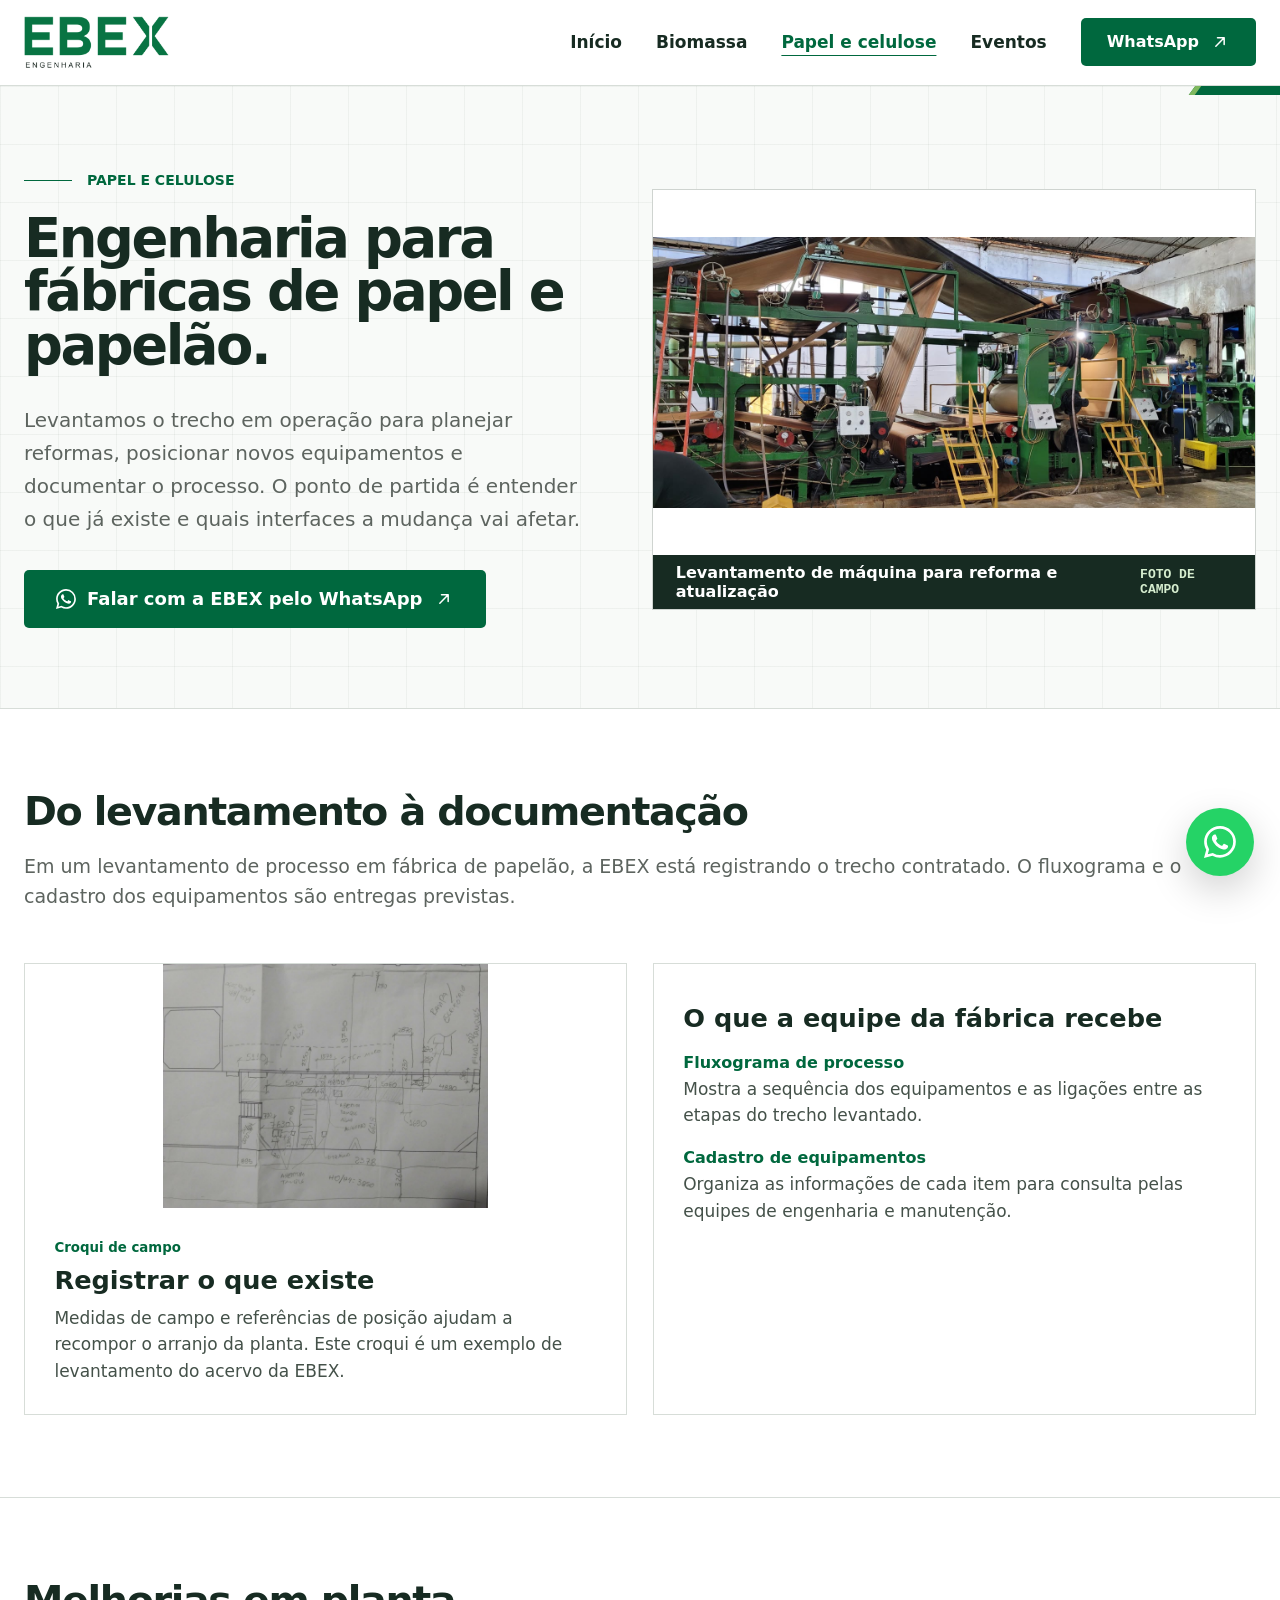
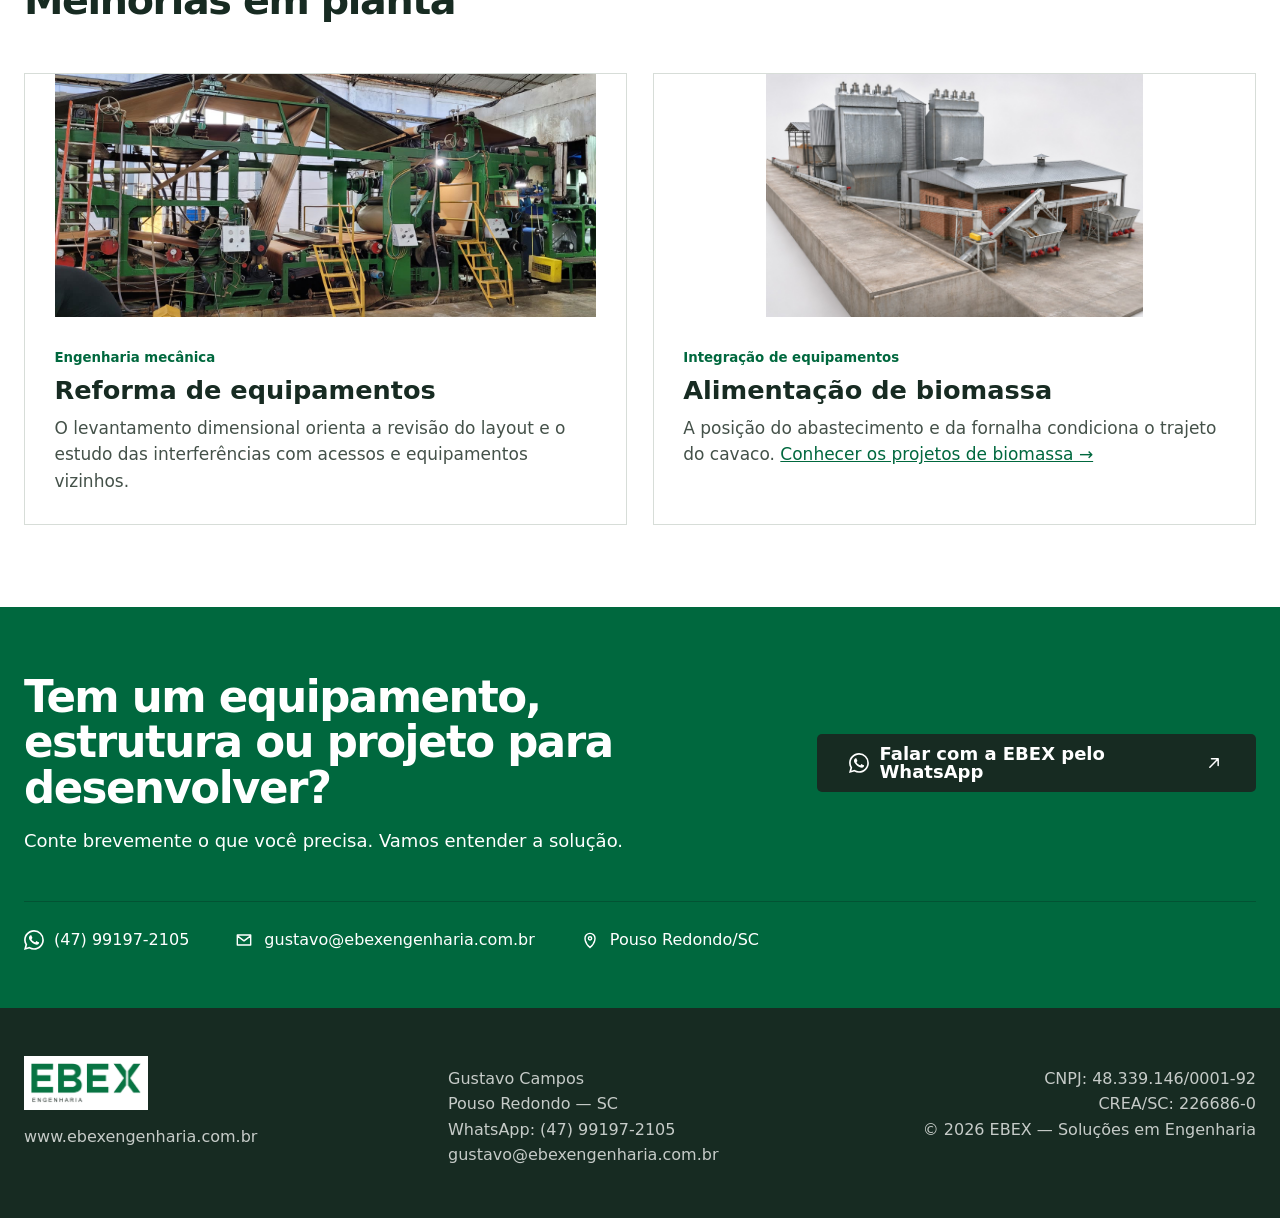
<file: public/papel-e-celulose.html>
<!doctype html>
<html lang="pt-BR">
<head>
<meta charset="utf-8">
<meta content="width=device-width, initial-scale=1" name="viewport">
<title>Engenharia para fábricas de papel e papelão. | EBEX Engenharia</title>
<meta content="Levantamos o trecho em operação para planejar reformas, posicionar novos equipamentos e documentar o processo. O ponto de partida é entender o que já existe e quais interfaces a mudança vai afetar." name="description">
<meta content="index, follow" name="robots">
<meta content="#00683e" name="theme-color">
<meta content="website" property="og:type">
<meta content="Engenharia para fábricas de papel e papelão. | EBEX Engenharia" property="og:title">
<meta content="Levantamos o trecho em operação para planejar reformas, posicionar novos equipamentos e documentar o processo. O ponto de partida é entender o que já existe e quais interfaces a mudança vai afetar." property="og:description">
<meta content="https://www.ebexengenharia.com.br/assets/maquina.jpg" property="og:image">
<meta content="https://www.ebexengenharia.com.br/papel-e-celulose.html" property="og:url">
<link href="https://www.ebexengenharia.com.br/papel-e-celulose.html" rel="canonical">
<meta content="pt_BR" property="og:locale">
<meta content="summary_large_image" name="twitter:card">
<link rel="icon" type="image/svg+xml" href="assets/ebex-simbolo.svg">
<style>
:root {
  --green: #00683e;
  --green-strong: #54a91f;
  --green-dark: #3c7f18;
  --ink: #0d0f0f;
  --dark: #0e0f14;
  --paper: #f8faf8;
  --paper-2: #f2f5f2;
  --muted: #5d645f;
  --line: #d7ddd8;
  --max: 1530px;
  --shadow: 0 16px 44px rgba(55, 122, 22, .14);
}

* { box-sizing: border-box; }
html { scroll-behavior: smooth; }
body {
  margin: 0;
  color: var(--ink);
  background: var(--paper);
  font-family: Inter, ui-sans-serif, system-ui, -apple-system, BlinkMacSystemFont, "Segoe UI", Arial, sans-serif;
  -webkit-font-smoothing: antialiased;
  text-rendering: optimizeLegibility;
}
img { display:block; max-width:100%; }
a { color: inherit; text-decoration: none; }
button, a { -webkit-tap-highlight-color: transparent; }
.container { width: min(calc(100% - 48px), var(--max)); margin-inline: auto; }

.site-header {
  height: 86px;
  display:flex;
  align-items:center;
  border-bottom:1px solid var(--line);
  background:rgba(248,250,248,.96);
}
.header-inner { display:flex; align-items:center; justify-content:space-between; gap:36px; }
.brand { width:195px; flex:0 0 auto; }
.brand img { width:195px; height:auto; }
.header-actions { display:flex; align-items:center; gap:34px; }
.nav { display:flex; align-items:center; gap:34px; font-size:17px; font-weight:600; }
.nav a { transition:color .18s ease; }
.nav a:hover { color:var(--green-dark); }

.btn {
  min-height:48px;
  display:inline-flex;
  align-items:center;
  justify-content:center;
  gap:11px;
  padding:0 25px;
  border:1px solid transparent;
  border-radius:5px;
  font-size:16px;
  font-weight:650;
  line-height:1;
  transition:transform .18s ease, box-shadow .18s ease, background .18s ease;
}
.btn:hover { transform:translateY(-1px); }
.btn-green { background:var(--green); box-shadow:var(--shadow); }
.btn-green:hover { background:var(--green-strong); }
.btn-dark { background:var(--dark); color:#fff; }
.btn-dark:hover { background:#17191f; }
.btn-lg { min-height:58px; padding-inline:31px; font-size:18px; }
.icon { width:20px; height:20px; flex:0 0 auto; }

.hero {
  position:relative;
  overflow:hidden;
  padding:86px 0 80px;
  border-bottom:1px solid var(--line);
  background-color:#f8faf8;
  background-image:
    linear-gradient(to right, rgba(18,45,21,.045) 1px, transparent 1px),
    linear-gradient(to bottom, rgba(18,45,21,.045) 1px, transparent 1px);
  background-size:58px 58px;
}
.hero-grid { display:grid; grid-template-columns:minmax(0,.96fr) minmax(500px,1.04fr); gap:70px; align-items:center; }
.eyebrow { display:flex; align-items:center; gap:15px; margin:0 0 24px; color:#4d9226; font-size:14px; font-weight:800; text-transform:uppercase; }
.eyebrow::before { content:""; width:48px; height:1px; background:var(--green); }
.hero h1 { margin:0; max-width:720px; font-size:clamp(48px,4.25vw,70px); line-height:.98; letter-spacing:-.045em; }
.hero-copy { max-width:720px; margin:32px 0 34px; color:var(--muted); font-size:20px; line-height:1.65; }
.hero-media { border:1px solid #cfd4d0; background:#fff; }
.hero-media img { display:block; width:100%; height:auto; aspect-ratio:auto; object-fit:contain; object-position:center; }
.media-caption { display:flex; justify-content:space-between; align-items:center; gap:20px; min-height:54px; padding:0 23px; background:rgba(14,15,20,.94); color:#fff; font-weight:700; }
.media-caption span:last-child { color:var(--green); font-size:13px; font-family:ui-monospace, SFMono-Regular, Menlo, monospace; text-transform:uppercase; }

.section { padding:82px 0; }
.section-head { margin-bottom:52px; }
.section-head h2 { margin:0 0 18px; font-size:clamp(38px,3.1vw,54px); letter-spacing:-.035em; line-height:1.05; }
.section-head p { margin:0; color:var(--muted); font-size:19px; line-height:1.6; }

.services { background:var(--paper-2); }
.service-grid { display:grid; grid-template-columns:repeat(4,1fr); border:1px solid var(--line); background:var(--paper); }
.service-card { min-height:300px; padding:43px 36px; border-right:1px solid var(--line); }
.service-card:last-child { border-right:0; }
.service-n { display:block; margin-bottom:30px; color:var(--green-dark); font:600 15px ui-monospace, SFMono-Regular, Menlo, monospace; }
.service-card h3 { margin:0 0 19px; font-size:22px; line-height:1.35; }
.service-card p { margin:0; color:var(--muted); font-size:17px; line-height:1.65; }

.statement { padding:70px 0 76px; background:var(--dark); text-align:center; color:#fff; }
.statement h2 { max-width:800px; margin:0 auto 26px; font-size:clamp(44px,4vw,66px); line-height:.96; letter-spacing:-.04em; }
.statement p { max-width:1100px; margin:0 auto; color:var(--green); font-size:clamp(22px,2vw,31px); line-height:1.35; }

.experience { padding-top:86px; }
.experience-top { display:grid; grid-template-columns:.9fr 1.1fr; gap:70px; align-items:end; margin-bottom:28px; }
.small-label { margin:0 0 18px; color:#3f8420; font-size:14px; font-weight:800; text-transform:uppercase; }
.experience h2 { max-width:620px; margin:0; font-size:clamp(40px,3.2vw,58px); line-height:1.05; letter-spacing:-.035em; }
.metrics { display:grid; grid-template-columns:1fr 1fr; border:1px solid var(--line); }
.metric { min-height:172px; padding:30px; }
.metric + .metric { border-left:1px solid var(--line); }
.metric strong { display:block; color:#3f8420; font-size:42px; line-height:1; margin-bottom:18px; }
.metric span { color:var(--muted); font-size:16px; line-height:1.5; }
.sectors { margin:28px 0 46px; padding-left:20px; border-left:2px solid var(--green); color:var(--muted); font-size:16px; line-height:1.65; }

.project-grid { display:grid; grid-template-columns:repeat(6,1fr); gap:18px; }
.project-card { position:relative; overflow:hidden; border:1px solid #cfd4d0; background:#fff; grid-column:span 3; }
.project-card.wide { grid-column:span 6; }
.project-card.third { grid-column:span 2; }
.project-card img { width:100%; height:400px; object-fit:cover; transition:transform .45s ease; }
.project-card.wide img { height:430px; }
.project-card.third img { height:300px; }
.project-card:hover img { transform:scale(1.015); }
.project-title { position:absolute; left:0; right:0; bottom:0; min-height:54px; display:flex; align-items:center; padding:0 22px; background:rgba(14,15,20,.91); color:#fff; font-size:17px; font-weight:700; }
.project-card.contain img { object-fit:contain; padding:26px; background:#fff; }
.project-note { margin:27px 0 0; color:var(--muted); font-size:14px; line-height:1.55; }

.process { border-top:1px solid var(--line); background:var(--paper-2); }
.process-intro { max-width:830px; }
.process-grid { display:grid; grid-template-columns:repeat(4,1fr); gap:30px; margin-top:48px; }
.process-step { padding-top:27px; border-top:2px solid var(--green); }
.process-step span { display:block; margin-bottom:18px; color:var(--green-dark); font:700 14px ui-monospace, SFMono-Regular, Menlo, monospace; }
.process-step h3 { margin:0 0 12px; font-size:22px; }
.process-step p { margin:0; color:var(--muted); font-size:15px; line-height:1.55; }

.cta { background:var(--green); padding:68px 0 58px; }
.cta-top { display:grid; grid-template-columns:1.25fr .75fr; gap:60px; align-items:center; }
.cta h2 { max-width:780px; margin:0 0 18px; font-size:clamp(40px,3.4vw,60px); line-height:1.05; letter-spacing:-.035em; }
.cta p { margin:0; font-size:18px; }
.cta-action { justify-self:end; }
.contact-strip { display:flex; flex-wrap:wrap; gap:28px 45px; margin-top:50px; padding-top:28px; border-top:1px solid rgba(12,13,15,.22); }
.contact-link { display:inline-flex; align-items:center; gap:10px; font-size:16px; }
.contact-link:hover { text-decoration:underline; text-underline-offset:4px; }

.footer { background:var(--dark); color:#fff; padding:48px 0 50px; }
.footer-grid { display:grid; grid-template-columns:1fr 1fr 1fr; gap:40px; align-items:start; }
.footer-brand { color:var(--green); font-size:29px; font-weight:800; }
.footer p { margin:10px 0 0; color:#c6cbc8; line-height:1.6; }
.footer-right { text-align:right; }
.footer a:hover { color:#fff; }

.floating-wa {
  position:fixed;
  right:26px;
  bottom:24px;
  z-index:50;
  width:68px;
  height:68px;
  display:flex;
  align-items:center;
  justify-content:center;
  border-radius:50%;
  background:#25d366;
  color:#fff;
  box-shadow:0 14px 38px rgba(0,0,0,.18);
  transition:transform .18s ease, background .18s ease;
}
.floating-wa:hover { transform:translateY(-3px) scale(1.02); background:#20bd5a; }
.floating-wa svg { width:32px; height:32px; display:block; }

@media (max-width: 1150px) {
  .hero-grid { grid-template-columns:1fr; gap:48px; }
  .hero-copy { max-width:820px; }
  .hero-media { max-width:900px; }
  .service-grid { grid-template-columns:1fr 1fr; }
  .service-card { border-bottom:1px solid var(--line); }
  .service-card:nth-child(2) { border-right:0; }
  .service-card:nth-child(3), .service-card:nth-child(4) { border-bottom:0; }
  .experience-top { grid-template-columns:1fr; }
  .metrics { max-width:800px; }
}

@media (max-width: 820px) {
  .container { width:min(calc(100% - 30px), var(--max)); }
  .site-header { height:74px; }
  .brand, .brand img { width:155px; }
  .nav { display:none; }
  .header-actions { gap:14px; }
  .header-actions .btn { min-height:43px; padding:0 16px; font-size:14px; }
  .hero { padding:58px 0 56px; background-size:42px 42px; }
  .hero h1 { font-size:clamp(42px,12vw,60px); }
  .hero-copy { margin-top:24px; font-size:18px; }
  .btn-lg { width:100%; }
  .section { padding:62px 0; }
  .service-grid { grid-template-columns:1fr; }
  .service-card { min-height:auto; border-right:0; border-bottom:1px solid var(--line) !important; }
  .service-card:last-child { border-bottom:0 !important; }
  .statement { padding:58px 0 62px; }
  .experience-top { gap:36px; }
  .metrics { grid-template-columns:1fr; }
  .metric + .metric { border-left:0; border-top:1px solid var(--line); }
  .project-grid { grid-template-columns:1fr; gap:14px; }
  .project-card, .project-card.wide, .project-card.third { grid-column:auto; }
  .project-card img, .project-card.wide img, .project-card.third img { height:auto; max-height:420px; aspect-ratio:16/10; }
  .project-card.contain img { max-height:360px; }
  .process-grid { grid-template-columns:1fr 1fr; }
  .cta-top { grid-template-columns:1fr; gap:34px; }
  .cta-action { justify-self:stretch; }
  .cta-action .btn { width:100%; }
  .contact-strip { gap:18px 28px; }
  .footer-grid { grid-template-columns:1fr; gap:26px; }
  .footer-right { text-align:left; }
  .floating-wa { right:18px; bottom:18px; width:60px; height:60px; }
}

@media (max-width: 520px) {
  .header-actions .btn span { display:none; }
  .header-actions .btn { width:44px; padding:0; }
  .media-caption { padding-inline:15px; font-size:13px; }
  .media-caption span:last-child { display:none; }
  .section-head { margin-bottom:36px; }
  .process-grid { grid-template-columns:1fr; }
  .contact-strip { flex-direction:column; gap:15px; }
}

@media (prefers-reduced-motion: reduce) {
  html { scroll-behavior:auto; }
  *, *::before, *::after { transition:none !important; animation:none !important; }
}


:root{--green:#00683e;--green-strong:#005431;--green-dark:#00683e;--ink:#172b22;--dark:#172b22;--paper:#fff;--paper-2:#f1f5f2;--shadow:none}
.site-header{background:white}.brand,.brand img{width:145px}.btn-green,.cta{color:white}.eyebrow,.small-label{color:var(--green)}.media-caption{background:#172b22}.media-caption span:last-child,.statement p{color:#d6edcf}.hero-media{margin:0}.hero-media img{aspect-ratio:1.65;object-fit:contain}.nav a[aria-current]{color:var(--green-dark);text-decoration:underline;text-underline-offset:7px}.footer-logo{width:124px;background:white;padding:7px}.contact-link{color:inherit}.case-grid{display:grid;grid-template-columns:repeat(auto-fit,minmax(min(100%,280px),1fr));gap:26px}.case-grid article{background:white;border:1px solid var(--line)}.case-grid img{width:100%;height:230px;object-fit:contain;background:#f8faf8}.case-grid article div{padding:24px}.case-grid h3{margin:0 0 10px;font-size:24px}.case-grid p{margin:0;color:var(--muted);line-height:1.6}.case-grid a{color:#00683e;text-decoration:underline}.cta .contact-link{color:white}.hero:after{content:"";position:absolute;right:-10px;top:0;width:92px;height:9px;transform:skewX(-36deg);background:#00683e;border-left:6px solid #80b95f;pointer-events:none}
@media(max-width:820px){.site-header{height:auto;padding:12px 0}.header-inner{flex-wrap:wrap;gap:10px}.header-actions{display:contents}.header-actions>.btn{margin-left:auto}.nav{display:flex;order:3;width:100%;gap:24px;border-top:1px solid var(--line);padding:10px 0 1px;font-size:16px}.brand,.brand img{width:116px}.hero-grid{grid-template-columns:minmax(0,1fr)}.header-actions .btn span{display:inline}.header-actions .btn{width:auto;padding:0 14px}}
</style>
<link rel="stylesheet" href="projetos.css">
</head>
<body>
<header class="site-header">
<div class="container header-inner">
<a aria-label="EBEX Engenharia – voltar ao início" class="brand" href="./">
<img alt="EBEX Engenharia" height="190" src="assets/ebex.png" width="760">
</a>
<div class="header-actions">
<nav aria-label="Navegação principal" class="nav"><a href="index.html">Início</a><a href="biomassa.html">Biomassa</a><a href="papel-e-celulose.html" aria-current="page">Papel e celulose</a><a href="eventos.html">Eventos</a></nav>
<a aria-label="Falar com a EBEX pelo WhatsApp" class="btn btn-green" href="https://wa.me/5547991972105?text=Ol%C3%A1%2C%20vim%20pelo%20site%20da%20EBEX%20e%20gostaria%20de%20conversar%20sobre%20um%20projeto." rel="noopener" target="_blank">
<span>WhatsApp</span>
<svg aria-hidden="true" class="icon" fill="none" viewbox="0 0 24 24"><path d="M7 17 17 7M9 7h8v8" stroke="currentColor" stroke-linecap="round" stroke-linejoin="round" stroke-width="1.8"></path></svg>
</a>
</div>
</div>
</header>
<main><section class="hero" id="inicio">
<div class="container hero-grid">
<div>
<p class="eyebrow">Papel e celulose</p>
<h1>Engenharia para fábricas de papel e papelão.</h1>
<p class="hero-copy">Levantamos o trecho em operação para planejar reformas, posicionar novos equipamentos e documentar o processo. O ponto de partida é entender o que já existe e quais interfaces a mudança vai afetar.</p>
<a class="btn btn-green btn-lg" href="https://wa.me/5547991972105?text=Ol%C3%A1%2C%20vim%20pelo%20site%20da%20EBEX%20e%20gostaria%20de%20conversar%20sobre%20um%20projeto." rel="noopener" target="_blank">
<svg aria-hidden="true" class="icon" fill="currentColor" viewbox="0 0 16 16"><path d="M13.601 2.326A7.85 7.85 0 0 0 7.994 0C3.627 0 .068 3.558.064 7.926c0 1.399.366 2.76 1.057 3.965L0 16l4.204-1.102a7.93 7.93 0 0 0 3.79.965h.004c4.368 0 7.926-3.558 7.93-7.93a7.9 7.9 0 0 0-2.327-5.607M7.994 14.521a6.6 6.6 0 0 1-3.356-.92l-.24-.144-2.494.654.666-2.433-.156-.25a6.56 6.56 0 0 1-1.007-3.505c0-3.633 2.957-6.59 6.594-6.59a6.55 6.55 0 0 1 4.66 1.931 6.56 6.56 0 0 1 1.928 4.66c-.004 3.639-2.961 6.597-6.595 6.597m3.615-4.934c-.197-.099-1.17-.578-1.353-.646-.182-.066-.315-.099-.445.099-.132.197-.511.646-.627.778-.116.132-.231.148-.429.05-.197-.1-.836-.308-1.591-.981-.588-.525-.985-1.173-1.1-1.371-.116-.198-.012-.305.087-.403.09-.09.198-.231.297-.347.1-.116.132-.198.198-.33.066-.132.033-.248-.017-.347-.05-.099-.445-1.073-.61-1.47-.16-.389-.323-.336-.445-.342l-.379-.007a.73.73 0 0 0-.528.248c-.182.198-.693.677-.693 1.654s.71 1.916.81 2.049c.099.132 1.397 2.132 3.383 2.992.473.203.842.324 1.13.415.475.151.907.13 1.248.079.38-.057 1.17-.479 1.336-.942.165-.462.165-.858.116-.942-.05-.083-.182-.132-.38-.23"></path></svg>
            Falar com a EBEX pelo WhatsApp
            <svg aria-hidden="true" class="icon" fill="none" viewbox="0 0 24 24"><path d="M7 17 17 7M9 7h8v8" stroke="currentColor" stroke-linecap="round" stroke-linejoin="round" stroke-width="1.8"></path></svg>
</a>
</div>
<figure class="hero-media"><img fetchpriority="high" src="assets/maquina.jpg" alt="Levantamento de máquina para reforma e atualização"><figcaption class="media-caption"><span>Levantamento de máquina para reforma e atualização</span><span>Foto de campo</span></figcaption></figure>
</div>
</section><section class="section editorial"><div class="container"><header class="section-head"><h2>Do levantamento à documentação</h2><p>Em um levantamento de processo em fábrica de papelão, a EBEX está registrando o trecho contratado. O fluxograma e o cadastro dos equipamentos são entregas previstas.</p></header><div class="projects"><figure class="project"><a href="assets/croqui.jpg" aria-label="Ampliar imagem: Registrar o que existe"><img src="assets/croqui.jpg" alt="Registrar o que existe" loading="lazy"></a><figcaption><small>Croqui de campo</small><h3>Registrar o que existe</h3><p>Medidas de campo e referências de posição ajudam a recompor o arranjo da planta. Este croqui é um exemplo de levantamento do acervo da EBEX.</p></figcaption></figure>
<article class="buy"><h3>O que a equipe da fábrica recebe</h3><dl><dt>Fluxograma de processo</dt><dd>Mostra a sequência dos equipamentos e as ligações entre as etapas do trecho levantado.</dd><dt>Cadastro de equipamentos</dt><dd>Organiza as informações de cada item para consulta pelas equipes de engenharia e manutenção.</dd></dl></article></div></div></section><section class="section editorial"><div class="container"><header class="section-head"><h2>Melhorias em planta</h2></header><div class="projects"><figure class="project"><a href="assets/maquina.jpg" aria-label="Ampliar imagem: Reforma de equipamentos"><img src="assets/maquina.jpg" alt="Reforma de equipamentos" loading="lazy"></a><figcaption><small>Engenharia mecânica</small><h3>Reforma de equipamentos</h3><p>O levantamento dimensional orienta a revisão do layout e o estudo das interferências com acessos e equipamentos vizinhos.</p></figcaption></figure>
<figure class="project"><a href="assets/layout.jpg" aria-label="Ampliar imagem: Alimentação de biomassa"><img src="assets/layout.jpg" alt="Alimentação de biomassa" loading="lazy"></a><figcaption><small>Integração de equipamentos</small><h3>Alimentação de biomassa</h3><p>A posição do abastecimento e da fornalha condiciona o trajeto do cavaco. <a href="biomassa.html">Conhecer os projetos de biomassa →</a></p></figcaption></figure></div></div></section><section class="cta" id="contato">
<div class="container">
<div class="cta-top">
<div>
<h2>Tem um equipamento, estrutura ou projeto para desenvolver?</h2>
<p>Conte brevemente o que você precisa. Vamos entender a solução.</p>
</div>
<div class="cta-action">
<a class="btn btn-dark btn-lg" href="https://wa.me/5547991972105?text=Ol%C3%A1%2C%20vim%20pelo%20site%20da%20EBEX%20e%20gostaria%20de%20conversar%20sobre%20um%20projeto." rel="noopener" target="_blank">
<svg aria-hidden="true" class="icon" fill="currentColor" viewbox="0 0 16 16"><path d="M13.601 2.326A7.85 7.85 0 0 0 7.994 0C3.627 0 .068 3.558.064 7.926c0 1.399.366 2.76 1.057 3.965L0 16l4.204-1.102a7.93 7.93 0 0 0 3.79.965h.004c4.368 0 7.926-3.558 7.93-7.93a7.9 7.9 0 0 0-2.327-5.607M7.994 14.521a6.6 6.6 0 0 1-3.356-.92l-.24-.144-2.494.654.666-2.433-.156-.25a6.56 6.56 0 0 1-1.007-3.505c0-3.633 2.957-6.59 6.594-6.59a6.55 6.55 0 0 1 4.66 1.931 6.56 6.56 0 0 1 1.928 4.66c-.004 3.639-2.961 6.597-6.595 6.597m3.615-4.934c-.197-.099-1.17-.578-1.353-.646-.182-.066-.315-.099-.445.099-.132.197-.511.646-.627.778-.116.132-.231.148-.429.05-.197-.1-.836-.308-1.591-.981-.588-.525-.985-1.173-1.1-1.371-.116-.198-.012-.305.087-.403.09-.09.198-.231.297-.347.1-.116.132-.198.198-.33.066-.132.033-.248-.017-.347-.05-.099-.445-1.073-.61-1.47-.16-.389-.323-.336-.445-.342l-.379-.007a.73.73 0 0 0-.528.248c-.182.198-.693.677-.693 1.654s.71 1.916.81 2.049c.099.132 1.397 2.132 3.383 2.992.473.203.842.324 1.13.415.475.151.907.13 1.248.079.38-.057 1.17-.479 1.336-.942.165-.462.165-.858.116-.942-.05-.083-.182-.132-.38-.23"></path></svg>
              Falar com a EBEX pelo WhatsApp
              <svg aria-hidden="true" class="icon" fill="none" viewbox="0 0 24 24"><path d="M7 17 17 7M9 7h8v8" stroke="currentColor" stroke-linecap="round" stroke-linejoin="round" stroke-width="1.8"></path></svg>
</a>
</div>
</div>
<div class="contact-strip">
<a aria-label="WhatsApp da EBEX" class="contact-link" href="https://wa.me/5547991972105" rel="noopener" target="_blank">
<svg aria-hidden="true" class="icon" fill="currentColor" viewbox="0 0 16 16"><path d="M13.601 2.326A7.85 7.85 0 0 0 7.994 0C3.627 0 .068 3.558.064 7.926c0 1.399.366 2.76 1.057 3.965L0 16l4.204-1.102a7.93 7.93 0 0 0 3.79.965h.004c4.368 0 7.926-3.558 7.93-7.93a7.9 7.9 0 0 0-2.327-5.607M7.994 14.521a6.6 6.6 0 0 1-3.356-.92l-.24-.144-2.494.654.666-2.433-.156-.25a6.56 6.56 0 0 1-1.007-3.505c0-3.633 2.957-6.59 6.594-6.59a6.55 6.55 0 0 1 4.66 1.931 6.56 6.56 0 0 1 1.928 4.66c-.004 3.639-2.961 6.597-6.595 6.597m3.615-4.934c-.197-.099-1.17-.578-1.353-.646-.182-.066-.315-.099-.445.099-.132.197-.511.646-.627.778-.116.132-.231.148-.429.05-.197-.1-.836-.308-1.591-.981-.588-.525-.985-1.173-1.1-1.371-.116-.198-.012-.305.087-.403.09-.09.198-.231.297-.347.1-.116.132-.198.198-.33.066-.132.033-.248-.017-.347-.05-.099-.445-1.073-.61-1.47-.16-.389-.323-.336-.445-.342l-.379-.007a.73.73 0 0 0-.528.248c-.182.198-.693.677-.693 1.654s.71 1.916.81 2.049c.099.132 1.397 2.132 3.383 2.992.473.203.842.324 1.13.415.475.151.907.13 1.248.079.38-.057 1.17-.479 1.336-.942.165-.462.165-.858.116-.942-.05-.083-.182-.132-.38-.23"></path></svg>
            (47) 99197-2105
          </a>
<a class="contact-link" href="mailto:gustavo@ebexengenharia.com.br">
<svg aria-hidden="true" class="icon" fill="none" viewbox="0 0 24 24"><path d="M4 6h16v12H4zM4 7l8 6 8-6" stroke="currentColor" stroke-linejoin="round" stroke-width="1.7"></path></svg>
            gustavo@ebexengenharia.com.br
          </a>
<span class="contact-link">
<svg aria-hidden="true" class="icon" fill="none" viewbox="0 0 24 24"><path d="M12 21s6-5.1 6-11a6 6 0 1 0-12 0c0 5.9 6 11 6 11Z" stroke="currentColor" stroke-width="1.7"></path><circle cx="12" cy="10" r="2" stroke="currentColor" stroke-width="1.7"></circle></svg>
            Pouso Redondo/SC
          </span>
</div>
</div>
</section></main>
<footer class="footer">
<div class="container footer-grid">
<div><a class="footer-home" href="./" aria-label="EBEX Engenharia – voltar ao início"><img class="footer-logo" src="assets/ebex.png" alt="EBEX Engenharia"></a><p><a href="https://www.ebexengenharia.com.br/">www.ebexengenharia.com.br</a></p></div>
<div><p>Gustavo Campos<br>Pouso Redondo — SC<br><a href="https://wa.me/5547991972105" rel="noopener" target="_blank">WhatsApp: (47) 99197-2105</a><br><a href="mailto:gustavo@ebexengenharia.com.br">gustavo@ebexengenharia.com.br</a></p></div>
<div class="footer-right"><p>CNPJ: 48.339.146/0001-92<br>CREA/SC: 226686-0<br>© <span data-year="">2026</span> EBEX — Soluções em Engenharia</p></div>
</div>
</footer>
<a aria-label="Falar com a EBEX pelo WhatsApp" class="floating-wa" href="https://wa.me/5547991972105?text=Ol%C3%A1%2C%20vim%20pelo%20site%20da%20EBEX%20e%20gostaria%20de%20conversar%20sobre%20um%20projeto." rel="noopener" target="_blank" title="Falar com a EBEX pelo WhatsApp">
<svg aria-hidden="true" fill="currentColor" viewbox="0 0 16 16"><path d="M13.601 2.326A7.85 7.85 0 0 0 7.994 0C3.627 0 .068 3.558.064 7.926c0 1.399.366 2.76 1.057 3.965L0 16l4.204-1.102a7.93 7.93 0 0 0 3.79.965h.004c4.368 0 7.926-3.558 7.93-7.93a7.9 7.9 0 0 0-2.327-5.607M7.994 14.521a6.6 6.6 0 0 1-3.356-.92l-.24-.144-2.494.654.666-2.433-.156-.25a6.56 6.56 0 0 1-1.007-3.505c0-3.633 2.957-6.59 6.594-6.59a6.55 6.55 0 0 1 4.66 1.931 6.56 6.56 0 0 1 1.928 4.66c-.004 3.639-2.961 6.597-6.595 6.597m3.615-4.934c-.197-.099-1.17-.578-1.353-.646-.182-.066-.315-.099-.445.099-.132.197-.511.646-.627.778-.116.132-.231.148-.429.05-.197-.1-.836-.308-1.591-.981-.588-.525-.985-1.173-1.1-1.371-.116-.198-.012-.305.087-.403.09-.09.198-.231.297-.347.1-.116.132-.198.198-.33.066-.132.033-.248-.017-.347-.05-.099-.445-1.073-.61-1.47-.16-.389-.323-.336-.445-.342l-.379-.007a.73.73 0 0 0-.528.248c-.182.198-.693.677-.693 1.654s.71 1.916.81 2.049c.099.132 1.397 2.132 3.383 2.992.473.203.842.324 1.13.415.475.151.907.13 1.248.079.38-.057 1.17-.479 1.336-.942.165-.462.165-.858.116-.942-.05-.083-.182-.132-.38-.23"></path></svg>
</a>
<script>
(() => {
  const year = document.querySelector('[data-year]');
  if (year) year.textContent = new Date().getFullYear();
})();

</script>
</body>
</html>
</file>
<file: public/projetos.css>
.editorial + .editorial {border-top:1px solid var(--line);background:var(--paper)}
.projects {display:grid;grid-template-columns:repeat(auto-fit,minmax(min(100%,285px),1fr));gap:clamp(18px,2vw,32px);align-items:stretch}
.project,.buy {margin:0;border:1px solid var(--line);background:white;color:var(--ink);min-width:0}
.project>a {display:block;background:white;cursor:zoom-in}
.project img {display:block;width:100%;height:clamp(210px,19vw,310px);object-fit:contain}
.project figcaption,.buy {padding:clamp(20px,2.3vw,36px)}
.projects h3 {margin:.4em 0;font-size:clamp(22px,2vw,30px);line-height:1.12}
.projects p,.projects dd {font-size:17px;line-height:1.55;color:#445149;margin:0}
.projects small,.projects dt,.projects caption {color:var(--green);font-weight:700}
.projects figcaption p a {display:inline-block;color:var(--green);text-decoration:underline}
.projects table {width:100%;border-collapse:collapse;margin-top:20px;font-size:16px}
.projects caption {text-align:left;margin-bottom:8px}
.projects td,.projects th {text-align:left;padding:8px 4px;border-bottom:1px solid var(--line)}
.projects dt {margin:20px 0 4px}
#oficina .project img {padding:20px;height:220px}

.footer-home { display: inline-block; }
.brand:focus-visible,
.nav a:focus-visible { outline: 2px solid var(--green); outline-offset: 3px; }
.footer-home:focus-visible { outline: 2px solid #80b95f; outline-offset: 3px; }

@media (max-width: 820px) {
  .nav {
    display: grid;
    grid-template-columns: repeat(4, minmax(0, 1fr));
    align-items: stretch;
    gap: 8px;
  }

  .nav a {
    display: grid;
    place-items: center;
    min-height: 44px;
    padding: 6px;
    border: 1px solid var(--line);
    border-radius: 5px;
    font-size: 15px;
    line-height: 1.2;
    text-align: center;
  }

  .nav a:hover,
  .nav a[aria-current="page"] {
    border-color: var(--green);
    background: var(--paper-2);
    color: var(--green);
  }

  .nav a[aria-current="page"] { text-underline-offset: 3px; }
}

@media (max-width: 520px) {
  .nav { grid-template-columns: repeat(2, minmax(0, 1fr)); }
}
</file>
<file: public/links.css>
:root {
  color-scheme: light;
  --green: #00683e;
  --green-dark: #005431;
  --accent: #80b95f;
  --ink: #172b22;
  --muted: #496056;
  --line: #d7e0da;
  --paper: #fff;
  font-family: Inter, ui-sans-serif, system-ui, -apple-system, BlinkMacSystemFont, "Segoe UI", sans-serif;
}

* { box-sizing: border-box; }

body {
  margin: 0;
  color: var(--ink);
  background: var(--paper);
}

body::before {
  display: block;
  content: "";
  height: .45rem;
  background: linear-gradient(122deg, var(--green) 82%, var(--accent) 82%);
}

.links-page {
  width: min(100% - 2rem, 31rem);
  margin-inline: auto;
  padding-block: clamp(2rem, 8vw, 4.5rem);
}

.intro { margin-bottom: 1.65rem; }

.home-logo {
  display: block;
  width: min(10.75rem, 75%);
}

.home-logo:focus-visible { outline: .2rem solid var(--green); outline-offset: .2rem; }

.intro img {
  display: block;
  width: 100%;
  height: auto;
}

h1 {
  margin: 1.3rem 0 0;
  font-size: clamp(1.65rem, 5vw, 2.3rem);
  line-height: 1.13;
  letter-spacing: -.035em;
}

.link-list {
  display: grid;
  gap: .75rem;
  margin: 0;
  padding: 0;
  list-style: none;
}

.link-item {
  display: grid;
  gap: .2rem;
  padding: .85rem 1rem;
  border: 1px solid var(--line);
  border-radius: .6rem;
  background: #fff;
  color: var(--ink);
  text-decoration: none;
}

.link-item strong { font-size: 1.05rem; }
.link-item span { color: var(--muted); font-size: 1rem; line-height: 1.4; }
.link-item:hover { border-color: var(--green); }
.link-item:hover strong { text-decoration: underline; text-underline-offset: .15em; }
.link-item:focus-visible { outline: .2rem solid var(--green); outline-offset: .2rem; }

.link-item--primary {
  border-color: var(--green);
  background: var(--green);
  color: #fff;
}

.link-item--primary span { color: #e8f4ed; }
.link-item--primary:hover { background: var(--green-dark); }
</file>
